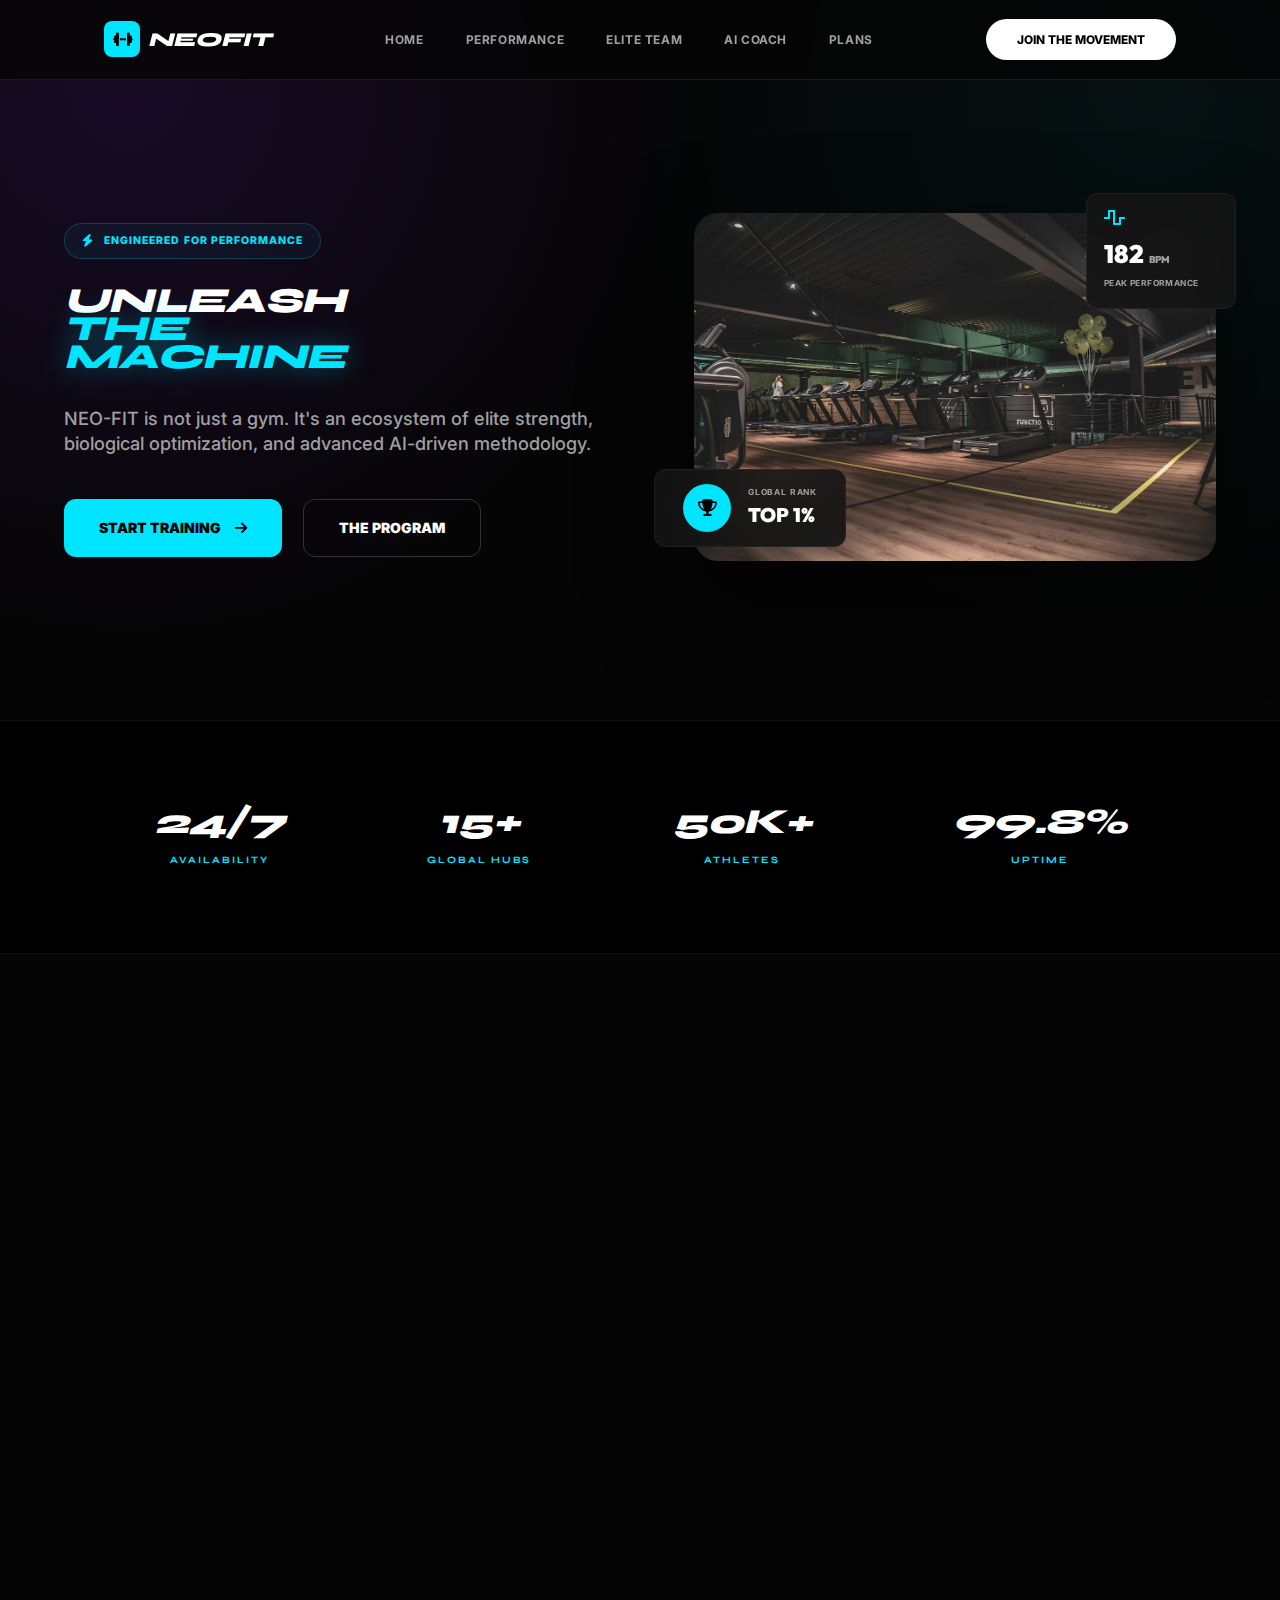
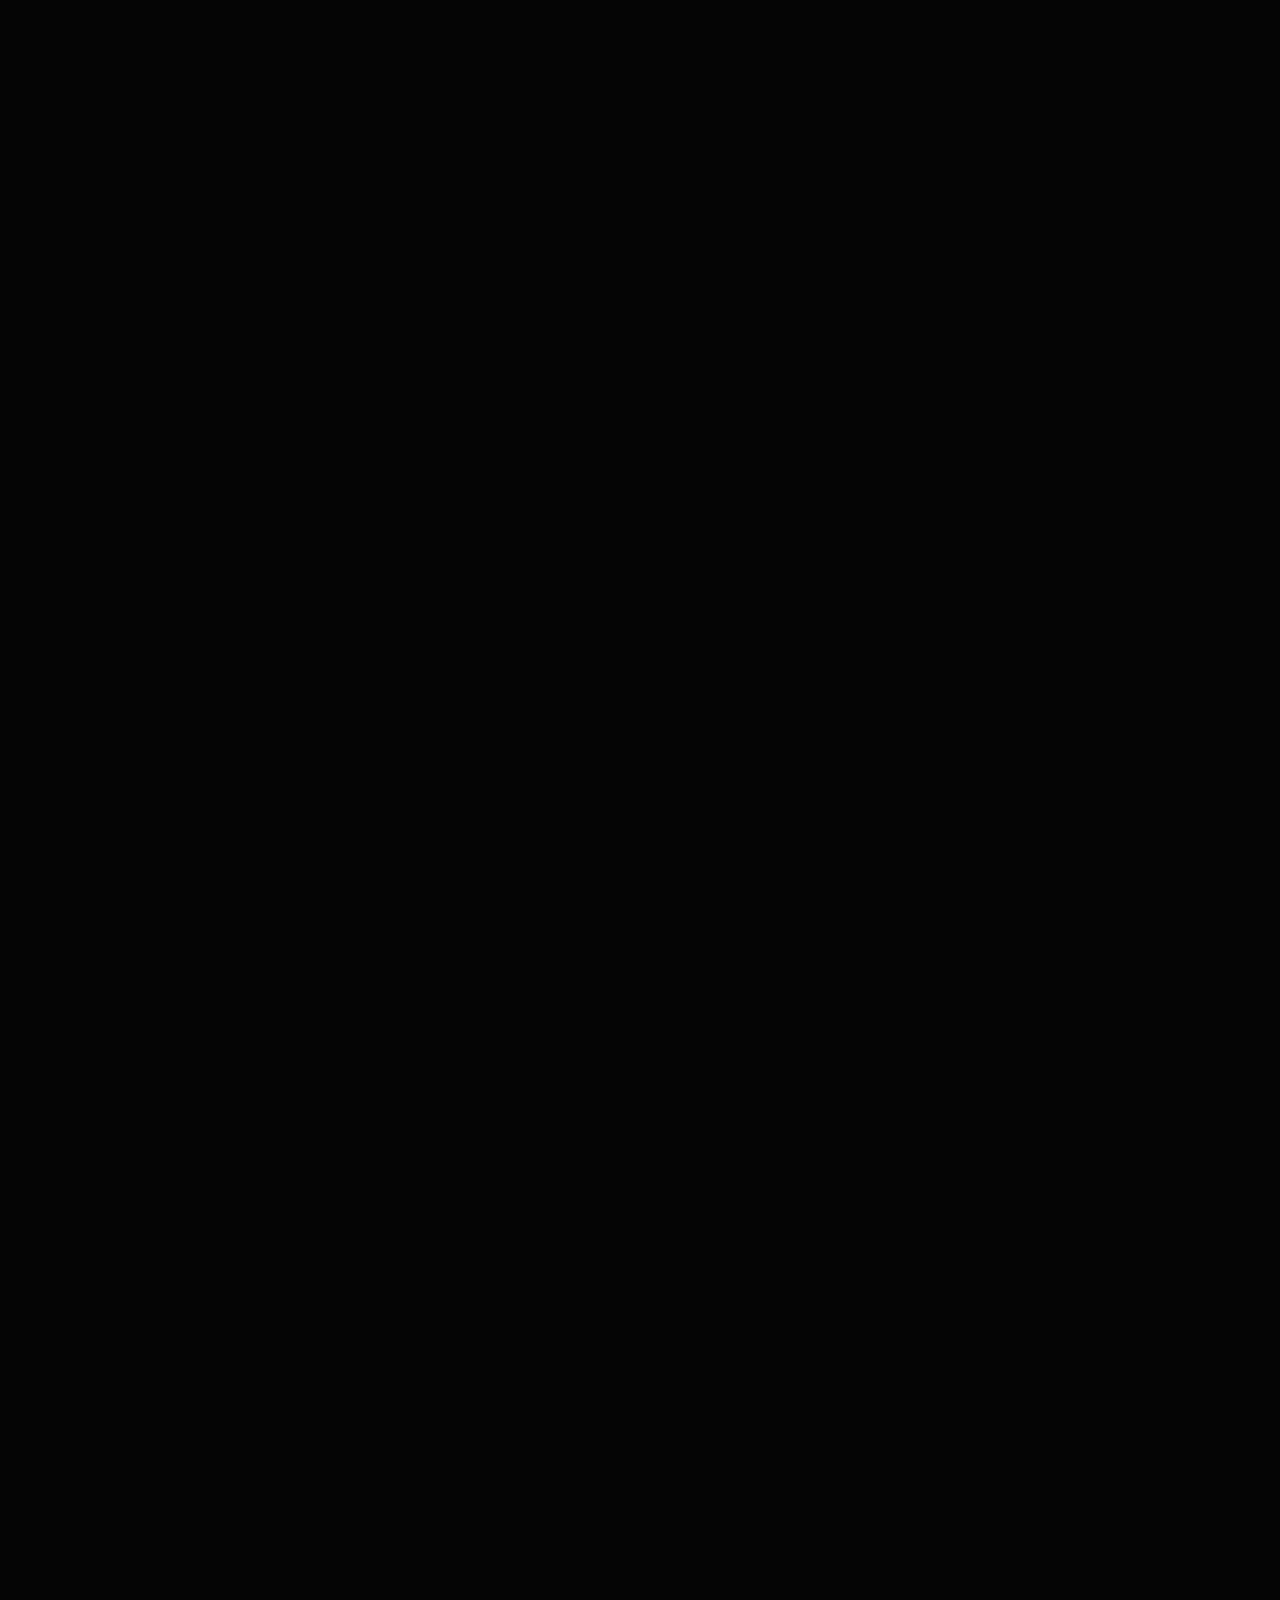
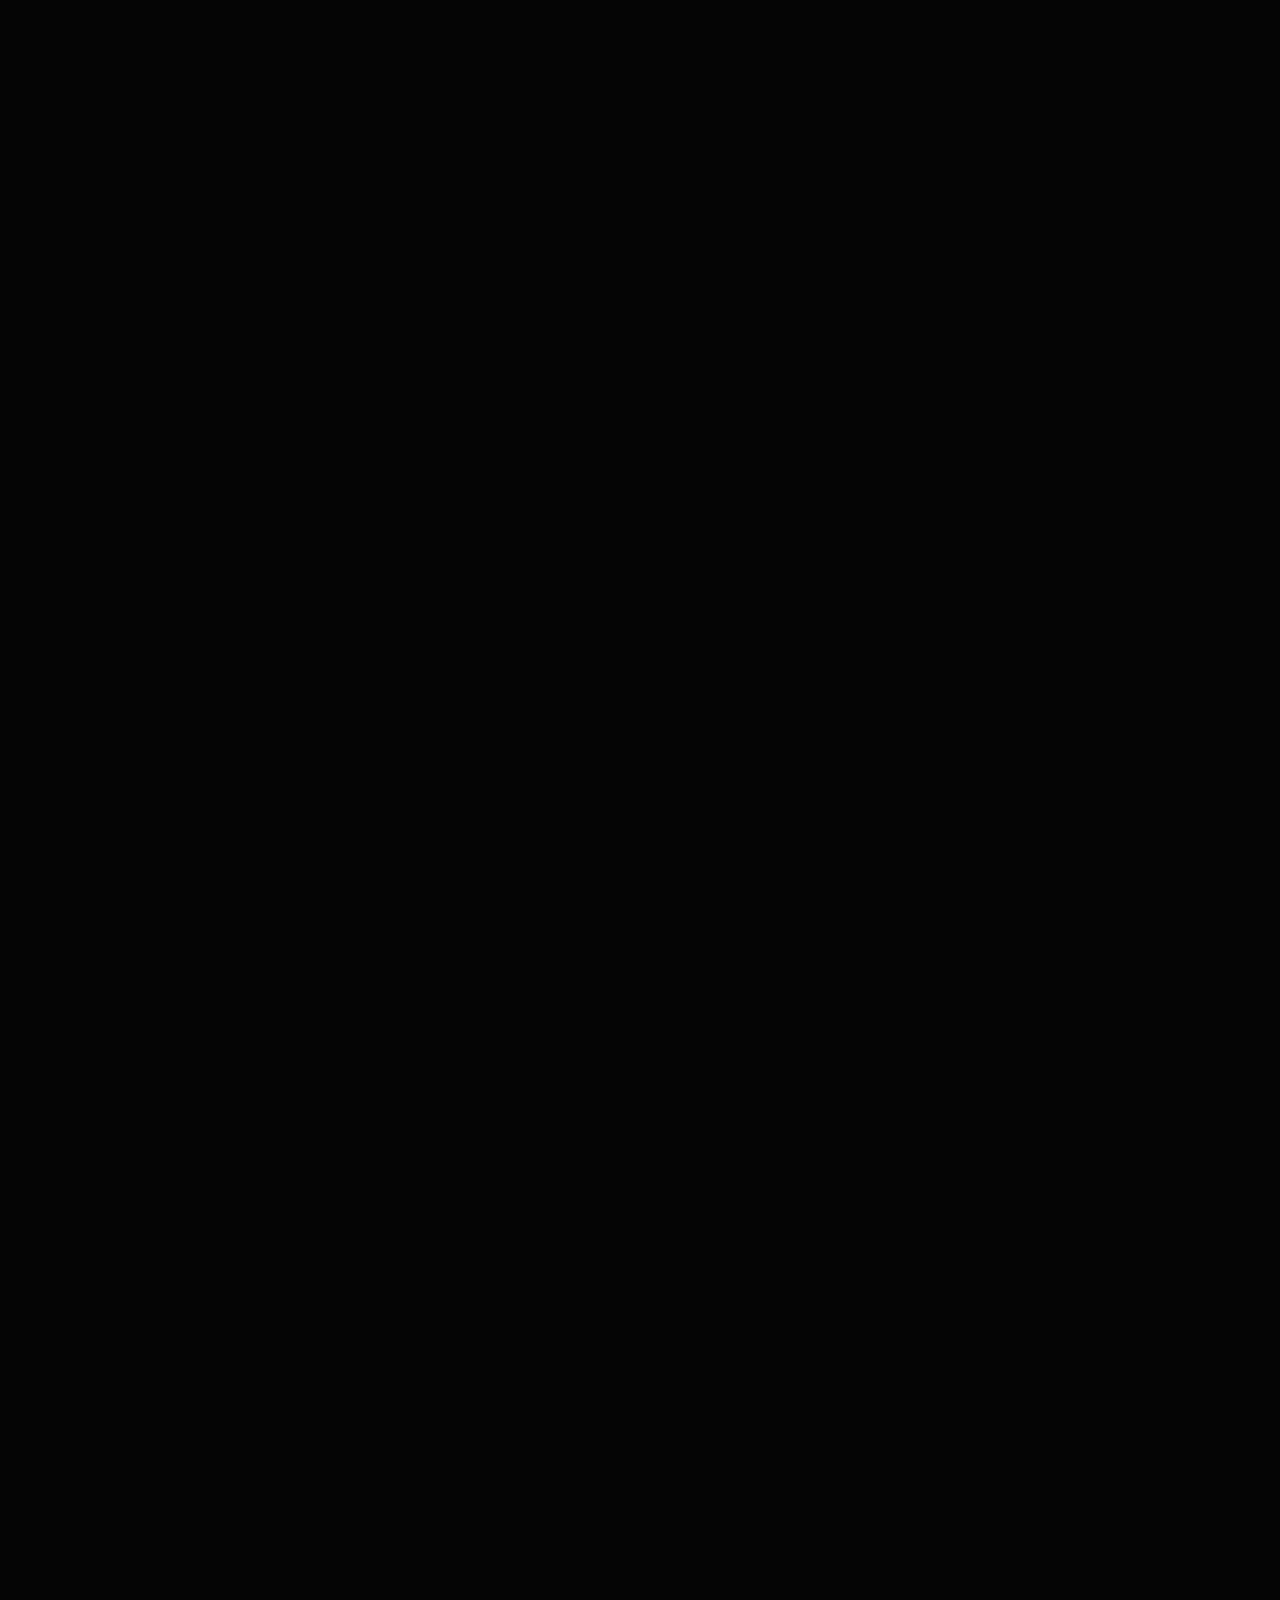
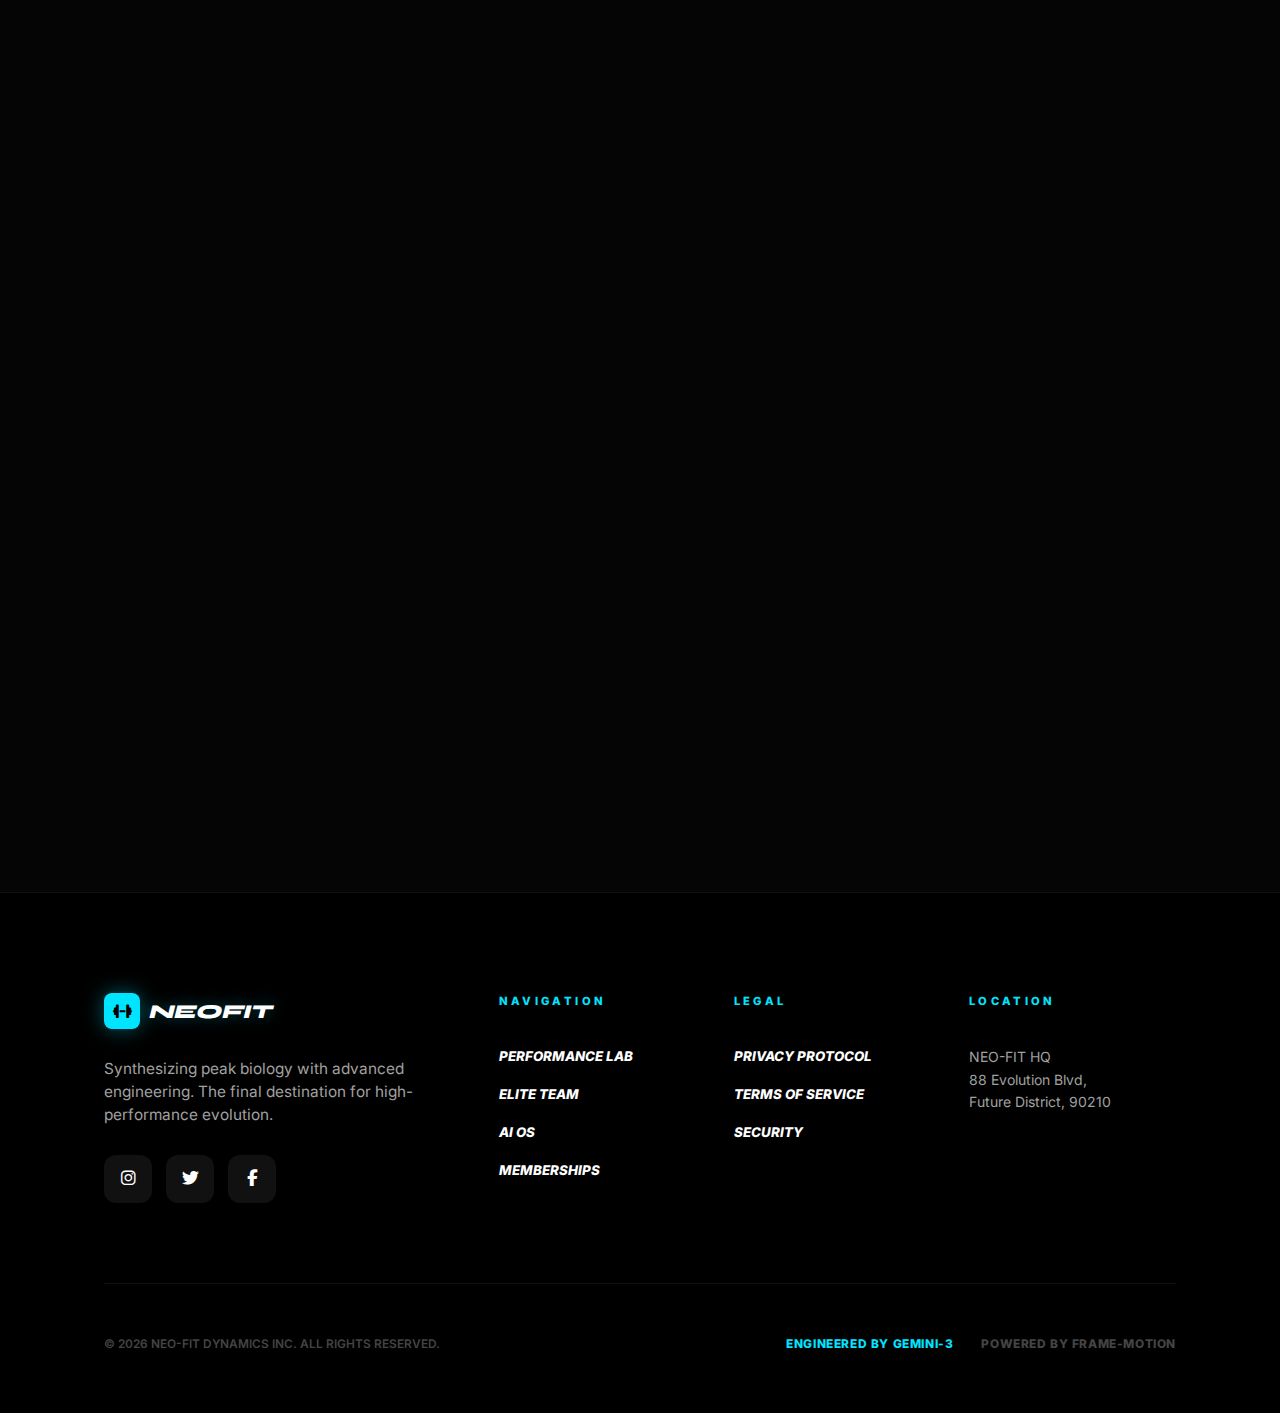
<file: index.html>
<!DOCTYPE html>
<html lang="en">

<head>
    <meta charset="UTF-8">
    <meta name="viewport" content="width=device-width, initial-scale=1.0">
    <title>NEOFIT | Unleash The Machine</title>
    <meta name="description"
        content="Elite training programs designed to push your limits and maximize your potential. Join NEOFIT today.">
    <link rel="preconnect" href="https://fonts.googleapis.com">
    <link rel="preconnect" href="https://fonts.gstatic.com" crossorigin>
    <link
        href="https://fonts.googleapis.com/css2?family=Outfit:wght@400;600;800;900&family=Syne:wght@700;800&family=Inter:wght@300;400;500;700&display=swap"
        rel="stylesheet">
    <link rel="stylesheet" href="https://cdnjs.cloudflare.com/ajax/libs/font-awesome/6.5.1/css/all.min.css">
    <link rel="stylesheet" href="style.css">
</head>

<body>
    <!-- NAVIGATION INTERFACE -->
    <header class="navbar">
        <div class="container">
            <a href="#" class="logo">
                <div class="logo-square">
                    <i class="fas fa-dumbbell"></i>
                </div>
                <div class="logo-text">
                    <span class="neofit">NEOFIT</span>
                </div>
            </a>
            <nav class="nav-links">
                <a href="#home">HOME</a>
                <a href="performance.html">PERFORMANCE</a>
                <a href="team.html">ELITE TEAM</a>
                <a href="#ai-coach">AI COACH</a>
                <a href="#pricing">PLANS</a>
            </nav>
            <a href="#join" class="btn btn-pill-white">JOIN THE MOVEMENT</a>
            <button class="mobile-menu-btn">
                <span></span>
                <span></span>
                <span></span>
            </button>
        </div>
    </header>

    <main>
        <!-- HERO SECTION: PEAK PERFORMANCE ENTRY -->
        <section class="hero">
            <div class="hero-container">
                <div class="hero-content">
                    <div class="performance-badge">
                        <i class="fas fa-bolt"></i>
                        <span>ENGINEERED FOR PERFORMANCE</span>
                    </div>
                    <h1 class="main-title italic">UNLEASH <br><span class="cyan-glow-text">THE</span> <br><span
                            class="cyan-glow-text">MACHINE</span></h1>
                    <p class="hero-description">NEO-FIT is not just a gym. It's an ecosystem of elite strength,
                        biological optimization, and advanced AI-driven methodology.</p>
                    <div class="hero-actions">
                        <a href="start.html" class="btn btn-hero-cyan">START TRAINING <i
                                class="fas fa-arrow-right"></i></a>
                        <a href="#program" class="btn btn-hero-outline">THE PROGRAM</a>
                    </div>
                </div>
                <div class="hero-visual">
                    <div class="image-wrapper">
                        <img src="_resource/img/index/sec01/hero.png" alt="Neo Fit Gym" class="hero-main-img">
                        <div class="card-floating card-bpm">
                            <div class="bpm-header">
                                <i class="fas fa-wave-square"></i>
                            </div>
                            <div class="bpm-value">182 <span>BPM</span></div>
                            <div class="bpm-label">PEAK PERFORMANCE</div>
                        </div>
                        <div class="card-floating card-rank">
                            <div class="rank-icon">
                                <i class="fas fa-trophy"></i>
                            </div>
                            <div class="rank-info">
                                <span class="label">GLOBAL RANK</span>
                                <span class="value">TOP 1%</span>
                            </div>
                        </div>
                    </div>
                </div>
            </div>
        </section>

        <!-- NUMERICAL INTEL: GLOBAL METRICS -->
        <section class="stats-bar">
            <div class="container">
                <div class="stat-item">
                    <h3 class="italic">24/7</h3>
                    <span class="stat-label">AVAILABILITY</span>
                </div>
                <div class="stat-item">
                    <h3 class="italic">15+</h3>
                    <span class="stat-label">GLOBAL HUBS</span>
                </div>
                <div class="stat-item">
                    <h3 class="italic">50k+</h3>
                    <span class="stat-label">ATHLETES</span>
                </div>
                <div class="stat-item">
                    <h3 class="italic">99.8%</h3>
                    <span class="stat-label">UPTIME</span>
                </div>
            </div>
        </section>

        <!-- ELITE DISCIPLINES: TRAINING MODALITIES -->
        <section class="disciplines" id="performance">
            <div class="container">
                <div class="disciplines-header">
                    <div class="header-left">
                        <span class="sub-badge">THE PERFORMANCE LAB</span>
                        <h2 class="italic">ELITE DISCIPLINES</h2>
                    </div>
                    <div class="header-right">
                        <p>From raw power to surgical precision, choose the path that aligns with your biological
                            blueprint.</p>
                    </div>
                </div>
                <div class="disciplines-grid">
                    <div class="discipline-card" style="background-image: url('_resource/img/index/sec02/cyber.png')">
                        <div class="card-overlay"></div>
                        <div class="card-content">
                            <span class="category">WEIGHTLIFTING</span>
                            <h3 class="italic">CYBER <br>STRENGTH</h3>
                            <a href="#" class="explore-link">EXPLORE CLASS <i class="fas fa-arrow-right"></i></a>
                        </div>
                    </div>
                    <div class="discipline-card" style="background-image: url('_resource/img/index/sec02/neutral.png')">
                        <div class="card-overlay"></div>
                        <div class="card-content">
                            <span class="category">YOGA & MOBILITY</span>
                            <h3 class="italic">NEURAL <br>FLOW</h3>
                            <a href="#" class="explore-link">EXPLORE CLASS <i class="fas fa-arrow-right"></i></a>
                        </div>
                    </div>
                    <div class="discipline-card" style="background-image: url('_resource/img/index/sec02/strike.png')">
                        <div class="card-overlay"></div>
                        <div class="card-content">
                            <span class="category">COMBAT SPORTS</span>
                            <h3 class="italic">STRIKE <br>LAB</h3>
                            <a href="#" class="explore-link">EXPLORE CLASS <i class="fas fa-arrow-right"></i></a>
                        </div>
                    </div>
                    <div class="discipline-card" style="background-image: url('_resource/img/index/sec02/volt.png')">
                        <div class="card-overlay"></div>
                        <div class="card-content">
                            <span class="category">CONDITIONING</span>
                            <h3 class="italic">HI-VOLT <br>HIIT</h3>
                            <a href="#" class="explore-link">EXPLORE CLASS <i class="fas fa-arrow-right"></i></a>
                        </div>
                    </div>
                </div>
            </div>
        </section>

        <!-- ELITE COMMAND: COACHING INFRASTRUCTURE -->
        <section class="command">
            <div class="container">
                <div class="section-title-center">
                    <h2 class="italic">ELITE COMMAND</h2>
                    <p class="subtitle">Our coaches are practitioners of high-performance science, dedicated to pushing
                        your limits beyond the imaginable.</p>
                </div>
                <div class="coach-grid">
                    <div class="coach-card">
                        <div class="coach-image">
                            <img src="_resource/img/team/marcus.png" alt="Marcus Vane">
                        </div>
                        <div class="coach-info">
                            <h3 class="italic">MARCUS VANE</h3>
                            <span class="role">HEAD OF STRENGTH</span>
                        </div>
                    </div>
                    <div class="coach-card">
                        <div class="coach-image">
                            <img src="_resource/img/team/Elena.png" alt="Elena Kross">
                        </div>
                        <div class="coach-info">
                            <h3 class="italic">ELENA KROSS</h3>
                            <span class="role">BIO HACKER / YOGA</span>
                        </div>
                    </div>
                    <div class="coach-card">
                        <div class="coach-image">
                            <img src="_resource/img/team/Jax.png" alt="Jax Thorne">
                        </div>
                        <div class="coach-info">
                            <h3 class="italic">JAX THORNE</h3>
                            <span class="role">COMBAT DIRECTOR</span>
                        </div>
                    </div>
                </div>
            </div>
        </section>

        <!-- AI STRATEGIST: NEURAL NETWORK INTEGRATION -->
        <section class="ai-strategist" id="ai-coach">
            <div class="container">
                <div class="ai-header">
                    <div class="neural-badge">
                        <i class="fas fa-microchip"></i>
                        NEURAL NETWORK INTEGRATION
                    </div>
                    <h2 class="massive-title italic text-center">AI STRATEGIST</h2>
                    <p class="subtitle text-center">Why settle for generic? Let NEO-GEN calculate your optimal training
                        volume, intensity, and recovery cycles in real-time.</p>
                </div>
                <div class="ai-card-wrapper">
                    <div class="ai-card">
                        <div class="ai-form">
                            <div class="form-group">
                                <label>CURRENT DIRECTIVE</label>
                                <input type="text" class="ai-input" placeholder="Target: Full Body Hypertrophy">
                            </div>
                            <div class="form-group">
                                <label>EXPERIENCE SIGNATURE</label>
                                <select class="ai-input ai-select">
                                    <option value="" disabled selected>Select Level</option>
                                    <option value="beginner">Beginner</option>
                                    <option value="intermediate">Intermediate</option>
                                    <option value="advanced">Advanced</option>
                                    <option value="elite">Elite Athlete</option>
                                </select>
                            </div>
                        </div>
                        <button class="btn btn-initialize">
                            <i class="fas fa-wand-magic-sparkles"></i> INITIALIZE BLUEPRINT
                        </button>
                    </div>
                </div>
            </div>
        </section>

        <!-- SUCCESS REGISTRY: ATHLETE TESTIMONIALS -->
        <section class="registry">
            <div class="container">
                <div class="registry-grid">
                    <div class="registry-content">
                        <h2 class="massive-title italic">THE SUCCESS <br>REGISTRY</h2>
                        <div class="rating-info">
                            <div class="stars">
                                <i class="fas fa-star"></i>
                                <i class="fas fa-star"></i>
                                <i class="fas fa-star"></i>
                                <i class="fas fa-star"></i>
                                <i class="fas fa-star"></i>
                            </div>
                            <span class="rating-value">4.9/5 RATING</span>
                        </div>
                        <p class="registry-description">
                            Real results from people who decided to stop settling for average. Join our high-performance
                            community.
                        </p>
                    </div>
                    <div class="testimonials-list">
                        <div class="testimonial-card">
                            <p class="quote">"The AI strategist changed my entire approach. I've gained 5kg of muscle
                                while dropping body fat."</p>
                            <div class="testimonial-author">
                                <div class="author-avatar">
                                    <img src="_resource/img/team/marcus.png" alt="David Chen">
                                </div>
                                <span class="author-name">DAVID CHEN</span>
                            </div>
                        </div>
                        <div class="testimonial-card">
                            <p class="quote">"Best gym environment in the city. The Strike Lab classes are
                                high-intensity and incredibly technical."</p>
                            <div class="testimonial-author">
                                <div class="author-avatar">
                                    <img src="_resource/img/team/Elena.png" alt="Sarah Miller">
                                </div>
                                <span class="author-name">SARAH MILLER</span>
                            </div>
                        </div>
                    </div>
                </div>
            </div>
        </section>

        <!-- ACCESS TIERS: PRICING PROTOCOLS -->
        <section class="pricing" id="pricing">
            <div class="container">
                <div class="pricing-header">
                    <h2 class="pricing-title italic">ACCESS TIERS</h2>
                    <p class="pricing-subtitle">Invest in your biological evolution.</p>
                </div>
                <div class="pricing-grid">
                    <div class="price-card">
                        <h3 class="italic">ACTIVE</h3>
                        <div class="price">$59<span> / MO</span></div>
                        <ul class="features">
                            <li><i class="far fa-circle-check"></i> Full Gym Access</li>
                            <li><i class="far fa-circle-check"></i> Standard Locker</li>
                            <li><i class="far fa-circle-check"></i> 1 Guest Pass/Mo</li>
                            <li><i class="far fa-circle-check"></i> App Tracking</li>
                        </ul>
                        <a href="#" class="btn-pricing btn-pricing-outline">ACQUIRE MEMBERSHIP</a>
                    </div>
                    <div class="price-card featured">
                        <div class="optimal-badge">OPTIMAL CHOICE</div>
                        <h3 class="italic">ENHANCED</h3>
                        <div class="price">$99<span> / MO</span></div>
                        <ul class="features">
                            <li><i class="far fa-circle-check"></i> Bio-Hacking Suite</li>
                            <li><i class="far fa-circle-check"></i> AI Coach Premium</li>
                            <li><i class="far fa-circle-check"></i> Sauna & Cold Plunge</li>
                            <li><i class="far fa-circle-check"></i> Nutrition OS</li>
                            <li><i class="far fa-circle-check"></i> Priority Booking</li>
                        </ul>
                        <a href="#" class="btn-pricing btn-pricing-cyan">ACQUIRE MEMBERSHIP</a>
                    </div>
                    <div class="price-card">
                        <h3 class="italic">SUPREME</h3>
                        <div class="price">$189<span> / MO</span></div>
                        <ul class="features">
                            <li><i class="far fa-circle-check"></i> Elite Personal Trainer</li>
                            <li><i class="far fa-circle-check"></i> Private Suite</li>
                            <li><i class="far fa-circle-check"></i> Massage Therapy</li>
                            <li><i class="far fa-circle-check"></i> DNA Analysis</li>
                            <li><i class="far fa-circle-check"></i> Supplement Concierge</li>
                        </ul>
                        <a href="#" class="btn-pricing btn-pricing-outline">ACQUIRE MEMBERSHIP</a>
                    </div>
                </div>
            </div>
        </section>

        <!-- CTA: FINAL CONVERSION INTERFACE -->
        <section class="cta">
            <div class="cta-overlay"></div>
            <div class="container">
                <div class="cta-content">
                    <h2 class="massive-title italic skew-italic">ZERO <br> EXCUSES.</h2>
                    <div class="cta-footer">
                        <p class="cta-subtitle italic">THE ARCHITECTURE FOR YOUR FUTURE SELF IS READY. ALL YOU NEED IS
                            THE WILL TO ENTER.</p>
                        <a href="#" class="btn-join-elite">JOIN ELITE <i class="fas fa-arrow-right"></i></a>
                    </div>
                </div>
            </div>
        </section>
    </main>

    <!-- SYSTEM FOOTER: GLOBAL NAVIGATION & CREDITS -->
    <footer class="footer">
        <div class="container">
            <div class="footer-grid">
                <div class="footer-brand">
                    <a href="#" class="logo footer-logo">
                        <div class="logo-square"><i class="fas fa-dumbbell"></i></div>
                        <div class="logo-text"><span class="neofit">NEOFIT</span></div>
                    </a>
                    <p class="footer-tagline">Synthesizing peak biology with advanced engineering. The final destination
                        for high-performance evolution.</p>
                    <div class="social-links-grid">
                        <a href="#" class="social-btn"><i class="fab fa-instagram"></i></a>
                        <a href="#" class="social-btn"><i class="fab fa-twitter"></i></a>
                        <a href="#" class="social-btn"><i class="fab fa-facebook-f"></i></a>
                    </div>
                </div>

                <div class="footer-nav">
                    <div class="link-col">
                        <h4 class="footer-title">NAVIGATION</h4>
                        <a href="performance.html" class="nav-link-italic">PERFORMANCE LAB</a>
                        <a href="team.html" class="nav-link-italic">ELITE TEAM</a>
                        <a href="#ai-coach" class="nav-link-italic">AI OS</a>
                        <a href="#pricing" class="nav-link-italic">MEMBERSHIPS</a>
                    </div>
                    <div class="link-col">
                        <h4 class="footer-title">LEGAL</h4>
                        <a href="#" class="nav-link-italic">PRIVACY PROTOCOL</a>
                        <a href="#" class="nav-link-italic">TERMS OF SERVICE</a>
                        <a href="#" class="nav-link-italic">SECURITY</a>
                    </div>
                    <div class="link-col">
                        <h4 class="footer-title">LOCATION</h4>
                        <p class="location-text">NEO-FIT HQ<br>88 Evolution Blvd,<br>Future District, 90210</p>
                    </div>
                </div>
            </div>

            <div class="footer-bottom">
                <div class="copyright">&copy; 2026 NEO-FIT DYNAMICS INC. ALL RIGHTS RESERVED.</div>
                <div class="credits">
                    <span class="credit-cyan">ENGINEERED BY GEMINI-3</span>
                    <span class="credit-dim">POWERED BY FRAME-MOTION</span>
                </div>
            </div>
        </div>
    </footer>

    <script src="script.js"></script>
</body>

</html>
</file>
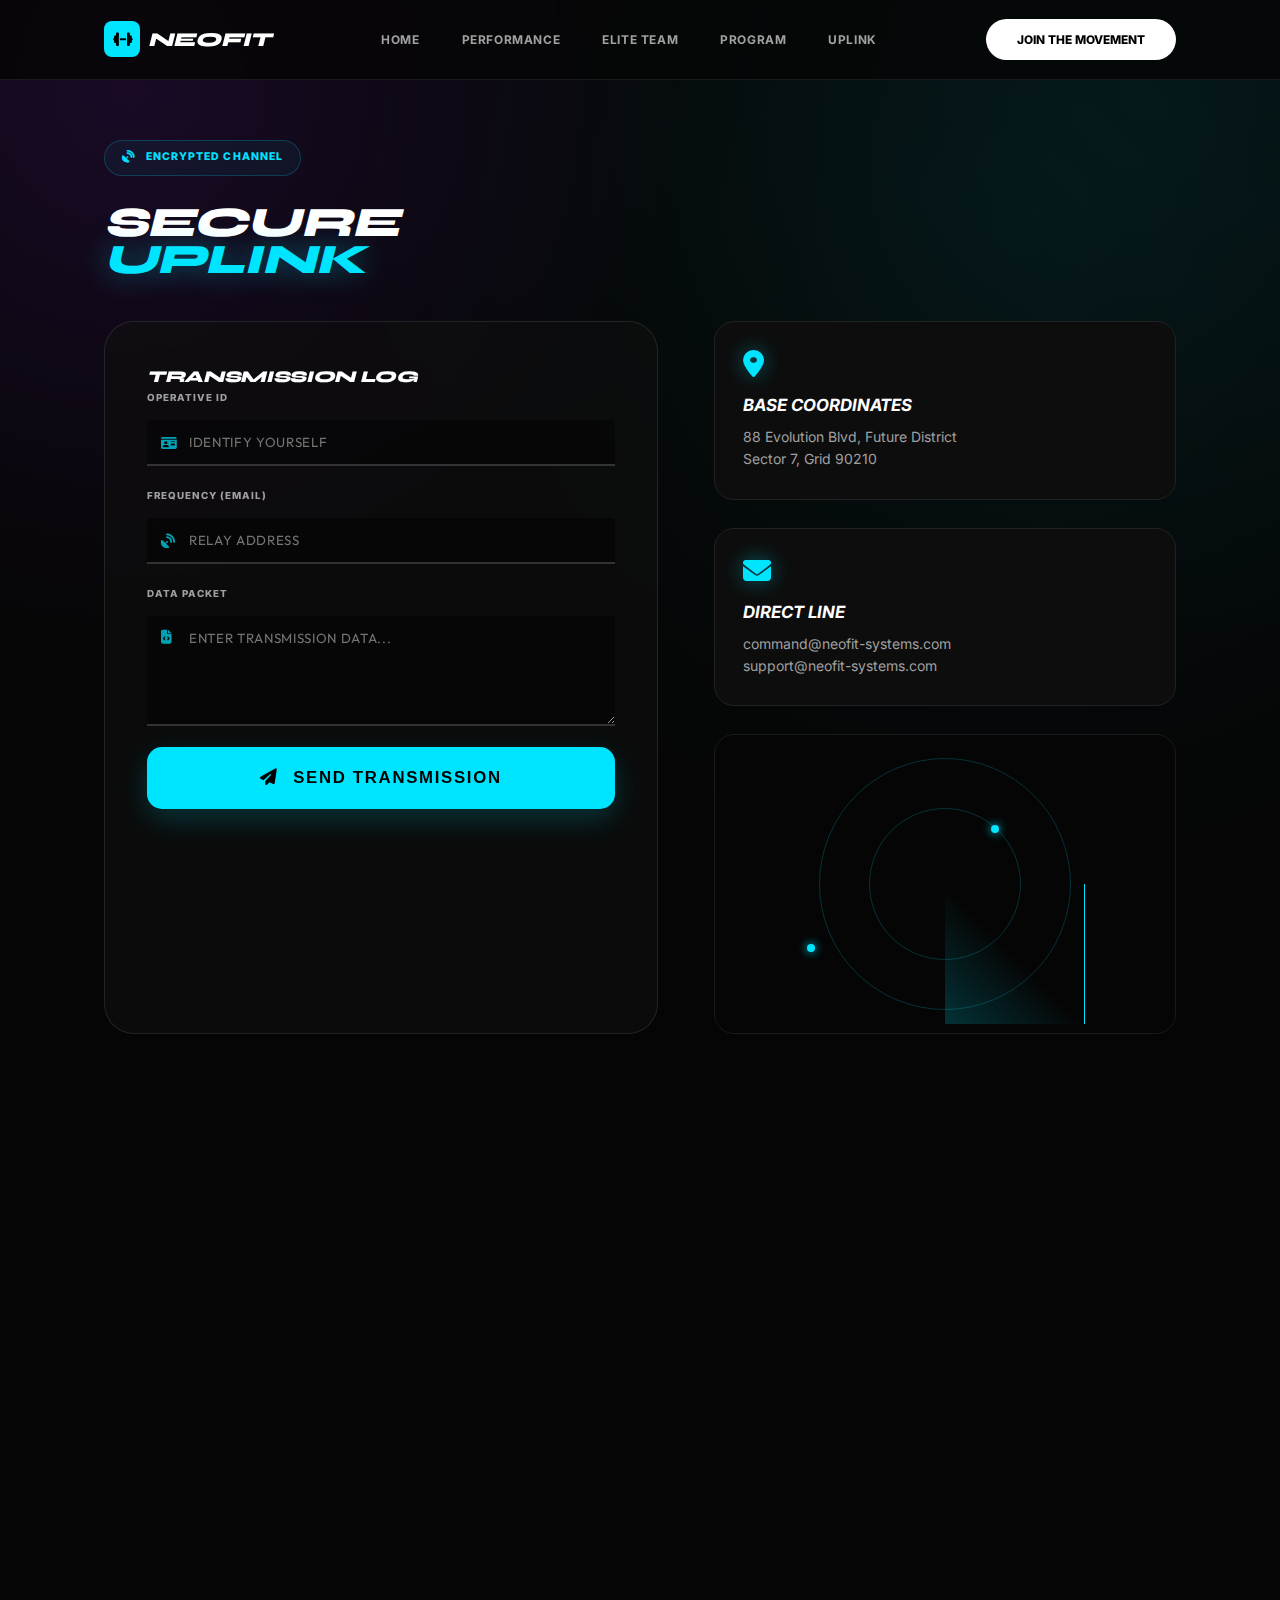
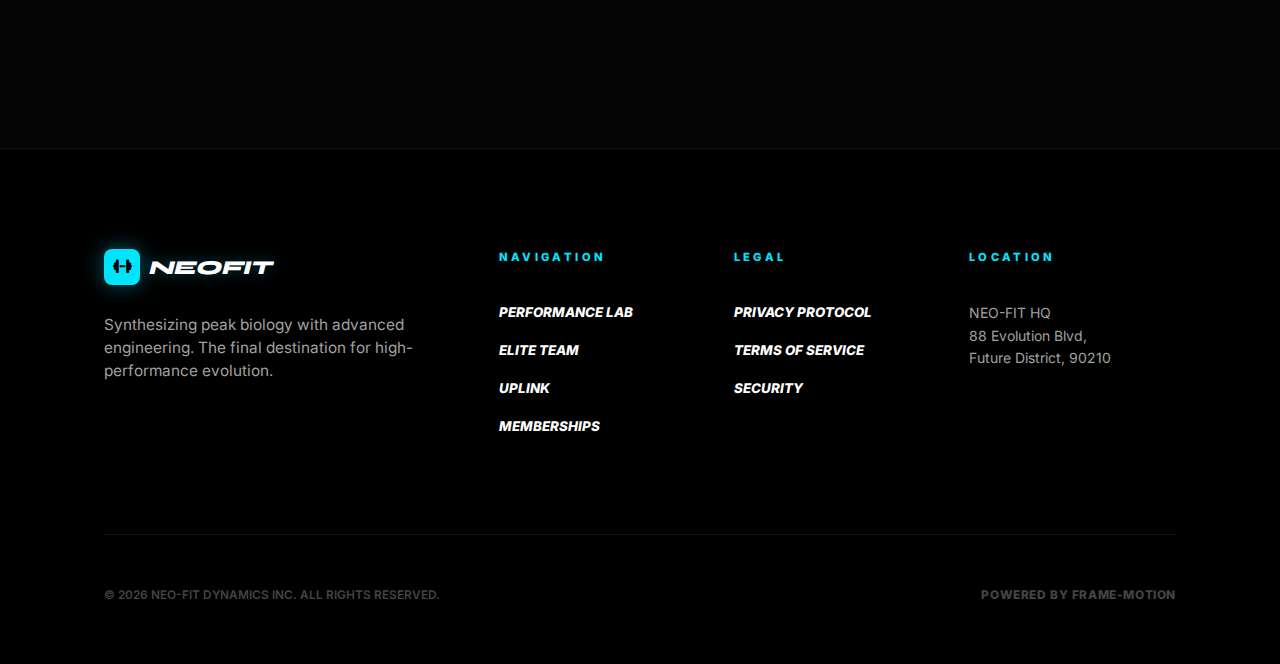
<file: contact.html>
<!DOCTYPE html>
<html lang="en">

<head>
    <meta charset="UTF-8">
    <meta name="viewport" content="width=device-width, initial-scale=1.0">
    <title>Secure Uplink | NEOFIT</title>
    <meta name="description" content="Establish a secure connection with NEOFIT Command.">
    <link rel="preconnect" href="https://fonts.googleapis.com">
    <link rel="preconnect" href="https://fonts.gstatic.com" crossorigin>
    <link
        href="https://fonts.googleapis.com/css2?family=Outfit:wght@400;600;800;900&family=Syne:wght@700;800&family=Inter:wght@300;400;500;700&display=swap"
        rel="stylesheet">
    <link rel="stylesheet" href="https://cdnjs.cloudflare.com/ajax/libs/font-awesome/6.5.1/css/all.min.css">
    <link rel="stylesheet" href="style.css">
</head>

<body>
    <!-- NAVIGATION INTERFACE -->
    <header class="navbar">
        <div class="container">
            <a href="index.html" class="logo">
                <div class="logo-square">
                    <i class="fas fa-dumbbell"></i>
                </div>
                <div class="logo-text">
                    <span class="neofit">NEOFIT</span>
                </div>
            </a>
            <nav class="nav-links">
                <a href="index.html">HOME</a>
                <a href="performance.html">PERFORMANCE</a>
                <a href="team.html">ELITE TEAM</a>
                <a href="program.html">PROGRAM</a>
                <a href="contact.html" class="active">UPLINK</a>
            </nav>
            <a href="join.html" class="btn btn-pill-white">JOIN THE MOVEMENT</a>
            <button class="mobile-menu-btn">
                <span></span>
                <span></span>
                <span></span>
            </button>
        </div>
    </header>

    <main>
        <!-- UPLINK HERO -->
        <section class="uplink-hero">
            <div class="container">
                <div class="performance-badge">
                    <i class="fas fa-satellite-dish"></i>
                    <span>ENCRYPTED CHANNEL</span>
                </div>
                <h1 class="massive-title italic">SECURE <br><span class="cyan-glow-text">UPLINK</span></h1>

                <div class="uplink-grid">
                    <!-- TRANSMISSION FORM -->
                    <div class="transmission-box">
                        <h3 class="italic">TRANSMISSION LOG</h3>
                        <form class="uplink-form" action="#" method="POST">
                            <div class="form-group">
                                <label class="form-label">OPERATIVE ID</label>
                                <div class="input-wrapper">
                                    <i class="fas fa-id-card input-icon"></i>
                                    <input type="text" class="form-input modern-input" placeholder="IDENTIFY YOURSELF">
                                    <div class="input-border-effect"></div>
                                </div>
                            </div>
                            <br>
                            <div class="form-group">
                                <label class="form-label">FREQUENCY (EMAIL)</label>
                                <div class="input-wrapper">
                                    <i class="fas fa-satellite-dish input-icon"></i>
                                    <input type="email" class="form-input modern-input" placeholder="RELAY ADDRESS">
                                    <div class="input-border-effect"></div>
                                </div>
                            </div>
                            <br>
                            <div class="form-group">
                                <label class="form-label">DATA PACKET</label>
                                <div class="input-wrapper">
                                    <i class="fas fa-file-code input-icon" style="top: 1.5rem;"></i>
                                    <textarea class="form-input modern-input" rows="5"
                                        placeholder="ENTER TRANSMISSION DATA..."></textarea>
                                    <div class="input-border-effect"></div>
                                </div>
                            </div>
                            <button type="submit" class="btn btn-initialize" style="margin-top: 1rem;">
                                <i class="fas fa-paper-plane"></i> SEND TRANSMISSION
                            </button>
                        </form>
                    </div>

                    <!-- COMM CENTER INFO -->
                    <div class="uplink-info">
                        <div class="info-block">
                            <i class="fas fa-map-marker-alt icon-glow"></i>
                            <h4 class="italic">BASE COORDINATES</h4>
                            <p>88 Evolution Blvd, Future District<br>Sector 7, Grid 90210</p>
                        </div>
                        <div class="info-block">
                            <i class="fas fa-envelope icon-glow"></i>
                            <h4 class="italic">DIRECT LINE</h4>
                            <p>command@neofit-systems.com<br>support@neofit-systems.com</p>
                        </div>

                        <!-- Radar Visual -->
                        <div class="radar-visual">
                            <div class="radar-scan"></div>
                            <div class="radar-dot" style="top: 30%; left: 60%"></div>
                            <div class="radar-dot" style="top: 70%; left: 20%"></div>
                        </div>
                    </div>
                </div>
            </div>
        </section>

        <!-- PROTOCOL DATABASE (FAQ) -->
        <section class="faq-section">
            <div class="container">
                <div class="section-title-center">
                    <h2 class="italic">PROTOCOL DATABASE</h2>
                    <p class="subtitle">Frequently accessed data files.</p>
                </div>

                <div class="faq-grid">
                    <div class="faq-item">
                        <div class="faq-question">
                            <h4>Is NEOFIT suitable for beginners?</h4>
                            <i class="fas fa-plus"></i>
                        </div>
                        <div class="faq-answer">
                            <p>Affirmative. The AI Strategist calibrates intensity based on your biological baseline. We
                                build you from the ground up.</p>
                        </div>
                    </div>
                    <div class="faq-item">
                        <div class="faq-question">
                            <h4>What is the cancellation protocol?</h4>
                            <i class="fas fa-plus"></i>
                        </div>
                        <div class="faq-answer">
                            <p>You may disengage at any monthly interval. No locking mechanisms are deployed on standard
                                contracts.</p>
                        </div>
                    </div>
                    <div class="faq-item">
                        <div class="faq-question">
                            <h4>Do I need special gear?</h4>
                            <i class="fas fa-plus"></i>
                        </div>
                        <div class="faq-answer">
                            <p>Negative. While bio-wearables enhance data capture, the facility is fully equipped with
                                all necessary hardware.</p>
                        </div>
                    </div>
                </div>
            </div>
        </section>

        <!-- SUCCESS MODAL (Reusable) -->
        <div class="modal-overlay" id="successModal">
            <div class="modal-content">
                <div class="modal-icon">
                    <i class="fas fa-check"></i>
                </div>
                <h2 class="italic">TRANSMISSION <span class="cyan-glow-text">SENT</span></h2>
                <p>Command has received your data packet. Stand by for response within 24 operational hours.</p>
                <button class="btn btn-initialize" id="closeModal">ACKNOWLEDGE</button>
            </div>
        </div>

    </main>

    <!-- FOOTER -->
    <footer class="footer">
        <div class="container">
            <div class="footer-grid">
                <div class="footer-brand">
                    <a href="index.html" class="logo footer-logo">
                        <div class="logo-square"><i class="fas fa-dumbbell"></i></div>
                        <div class="logo-text"><span class="neofit">NEOFIT</span></div>
                    </a>
                    <p class="footer-tagline">Synthesizing peak biology with advanced engineering. The final destination
                        for high-performance evolution.</p>
                </div>

                <div class="footer-nav">
                    <div class="link-col">
                        <h4 class="footer-title">NAVIGATION</h4>
                        <a href="performance.html" class="nav-link-italic">PERFORMANCE LAB</a>
                        <a href="team.html" class="nav-link-italic">ELITE TEAM</a>
                        <a href="contact.html" class="nav-link-italic">UPLINK</a>
                        <a href="index.html#pricing" class="nav-link-italic">MEMBERSHIPS</a>
                    </div>
                    <div class="link-col">
                        <h4 class="footer-title">LEGAL</h4>
                        <a href="privacy.html" class="nav-link-italic">PRIVACY PROTOCOL</a>
                        <a href="terms.html" class="nav-link-italic">TERMS OF SERVICE</a>
                        <a href="security.html" class="nav-link-italic">SECURITY</a>
                    </div>
                    <div class="link-col">
                        <h4 class="footer-title">LOCATION</h4>
                        <p class="location-text">NEO-FIT HQ<br>88 Evolution Blvd,<br>Future District, 90210</p>
                    </div>
                </div>
            </div>

            <div class="footer-bottom">
                <div class="copyright">&copy; 2026 NEO-FIT DYNAMICS INC. ALL RIGHTS RESERVED.</div>
                <div class="credits">
                    <span class="credit-dim">POWERED BY FRAME-MOTION</span>
                </div>
            </div>
        </div>
    </footer>

    <script src="script.js"></script>
    <script>
        // Simple FAQ Toggle Script
        document.querySelectorAll('.faq-item').forEach(item => {
            item.addEventListener('click', () => {
                item.classList.toggle('active');
            });
        });
    </script>
</body>

</html>
</file>
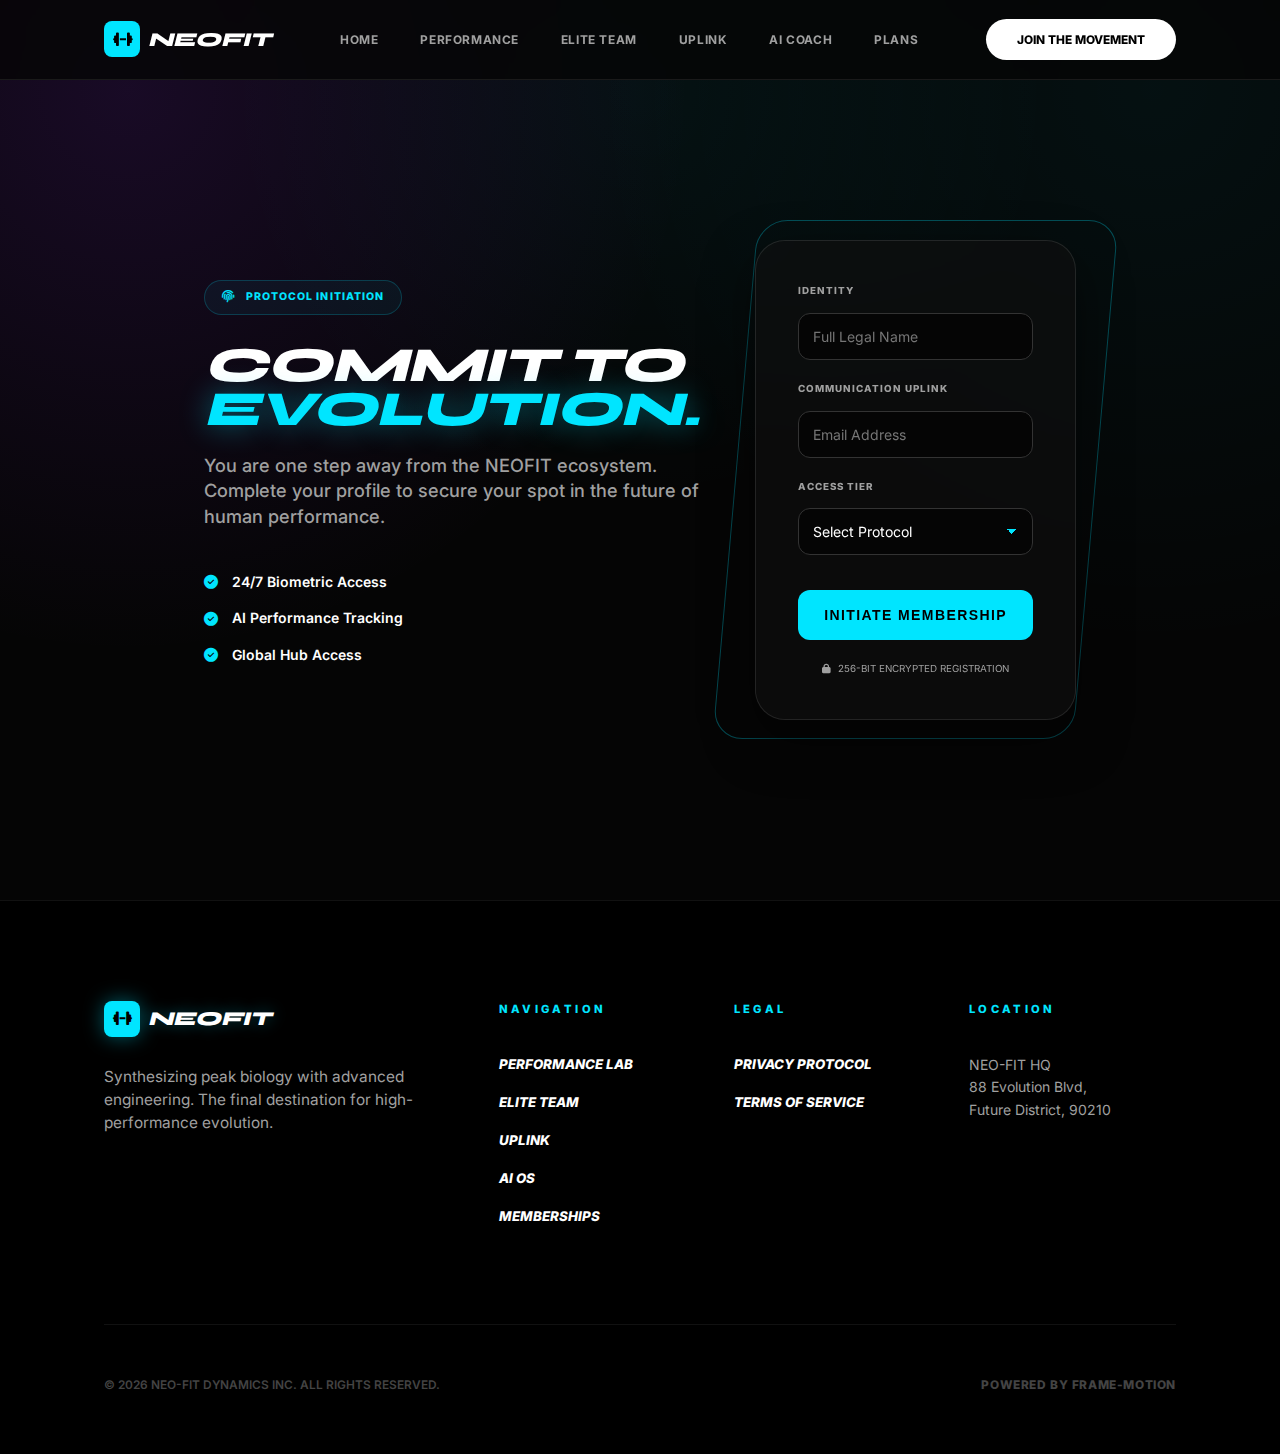
<file: join.html>
<!DOCTYPE html>
<html lang="en">

<head>
    <meta charset="UTF-8">
    <meta name="viewport" content="width=device-width, initial-scale=1.0">
    <title>Initiate Protocol | NEOFIT</title>
    <meta name="description" content="Begin your evolution. Join the NEOFIT elite collective today.">
    <link rel="preconnect" href="https://fonts.googleapis.com">
    <link rel="preconnect" href="https://fonts.gstatic.com" crossorigin>
    <link
        href="https://fonts.googleapis.com/css2?family=Outfit:wght@400;600;800;900&family=Syne:wght@700;800&family=Inter:wght@300;400;500;700&display=swap"
        rel="stylesheet">
    <link rel="stylesheet" href="https://cdnjs.cloudflare.com/ajax/libs/font-awesome/6.5.1/css/all.min.css">
    <link rel="stylesheet" href="style.css">
    <style>
        .join-hero {
            padding-top: calc(var(--nav-height) + 60px);
            padding-bottom: 80px;
            min-height: 100vh;
            display: flex;
            align-items: center;
            background: radial-gradient(circle at 50% 10%, rgba(0, 229, 255, 0.05) 0%, transparent 40%);
        }

        .join-container {
            max-width: 1000px;
            margin: 0 auto;
            display: grid;
            grid-template-columns: 1fr 1fr;
            gap: 4rem;
            align-items: center;
        }

        .join-visual {
            position: relative;
        }

        .join-visual::before {
            content: '';
            position: absolute;
            inset: -20px;
            border: 1px solid var(--primary-cyan);
            border-radius: 30px;
            opacity: 0.3;
            z-index: -1;
            transform: skewX(-5deg);
        }

        .join-content h1 {
            font-size: 3.5rem;
            line-height: 0.9;
            margin-bottom: 1.5rem;
        }

        .join-form-wrapper {
            background: rgba(15, 15, 15, 0.6);
            backdrop-filter: blur(20px);
            border: 1px solid rgba(255, 255, 255, 0.1);
            padding: 3rem;
            border-radius: 30px;
            box-shadow: 0 20px 50px rgba(0, 0, 0, 0.5);
        }

        .form-group {
            margin-bottom: 1.5rem;
        }

        .form-label {
            display: block;
            color: var(--text-dim);
            font-size: 0.8rem;
            font-weight: 700;
            margin-bottom: 0.5rem;
            letter-spacing: 0.1em;
        }

        .form-input {
            width: 100%;
            background: #050505;
            border: 1px solid #333;
            padding: 1rem;
            border-radius: 12px;
            color: white;
            font-family: 'Inter', sans-serif;
            font-size: 1rem;
            transition: all 0.3s;
        }

        .form-input:focus {
            outline: none;
            border-color: var(--primary-cyan);
            box-shadow: 0 0 15px rgba(0, 229, 255, 0.1);
        }

        .select-input {
            appearance: none;
            background-image: linear-gradient(45deg, transparent 50%, var(--primary-cyan) 50%),
                linear-gradient(135deg, var(--primary-cyan) 50%, transparent 50%);
            background-position: calc(100% - 20px) calc(50%),
                calc(100% - 15px) calc(50%);
            background-size: 5px 5px,
                5px 5px;
            background-repeat: no-repeat;
            cursor: pointer;
        }

        .btn-submit {
            width: 100%;
            padding: 1.2rem;
            background: var(--primary-cyan);
            color: black;
            border: none;
            border-radius: 12px;
            font-weight: 900;
            font-size: 1rem;
            cursor: pointer;
            transition: all 0.3s;
            text-transform: uppercase;
            letter-spacing: 0.1em;
            margin-top: 1rem;
        }

        .btn-submit:hover {
            box-shadow: 0 0 30px var(--accent-glow);
            transform: translateY(-2px);
        }

        .secure-note {
            display: flex;
            align-items: center;
            gap: 0.5rem;
            color: var(--text-dim);
            font-size: 0.7rem;
            margin-top: 1.5rem;
            justify-content: center;
        }

        .join-benefits {
            margin-top: 3rem;
        }

        .benefit-item {
            display: flex;
            align-items: center;
            gap: 1rem;
            margin-bottom: 1rem;
            color: white;
            font-weight: 600;
        }

        .benefit-item i {
            color: var(--primary-cyan);
        }

        @media (max-width: 991px) {
            .join-container {
                grid-template-columns: 1fr;
                gap: 3rem;
            }

            .join-content {
                text-align: center;
            }

            .join-form-wrapper {
                padding: 2rem;
            }
        }
    </style>
</head>

<body>
    <!-- NAVIGATION INTERFACE -->
    <header class="navbar">
        <div class="container">
            <a href="index.html" class="logo">
                <div class="logo-square">
                    <i class="fas fa-dumbbell"></i>
                </div>
                <div class="logo-text">
                    <span class="neofit">NEOFIT</span>
                </div>
            </a>
            <nav class="nav-links">
                <a href="index.html">HOME</a>
                <a href="performance.html">PERFORMANCE</a>
                <a href="team.html">ELITE TEAM</a>
                <a href="contact.html">UPLINK</a>
                <a href="index.html#ai-coach">AI COACH</a>
                <a href="index.html#pricing">PLANS</a>
            </nav>
            <a href="join.html" class="btn btn-pill-white">JOIN THE MOVEMENT</a>
            <button class="mobile-menu-btn">
                <span></span>
                <span></span>
                <span></span>
            </button>
        </div>
    </header>

    <main>
        <section class="join-hero">
            <div class="container join-container">
                <div class="join-content">
                    <div class="performance-badge">
                        <i class="fas fa-fingerprint"></i>
                        <span>PROTOCOL INITIATION</span>
                    </div>
                    <h1 class="main-title italic">COMMIT TO<br><span class="cyan-glow-text">EVOLUTION.</span></h1>
                    <p class="hero-description">
                        You are one step away from the NEOFIT ecosystem. Complete your profile to secure your spot in
                        the future of human performance.
                    </p>

                    <div class="join-benefits">
                        <div class="benefit-item">
                            <i class="fas fa-check-circle"></i> 24/7 Biometric Access
                        </div>
                        <div class="benefit-item">
                            <i class="fas fa-check-circle"></i> AI Performance Tracking
                        </div>
                        <div class="benefit-item">
                            <i class="fas fa-check-circle"></i> Global Hub Access
                        </div>
                    </div>
                </div>

                <div class="join-visual">
                    <div class="join-form-wrapper">
                        <form action="#" class="register-form">
                            <div class="form-group">
                                <label class="form-label">IDENTITY</label>
                                <input type="text" class="form-input" placeholder="Full Legal Name">
                            </div>
                            <div class="form-group">
                                <label class="form-label">COMMUNICATION UPLINK</label>
                                <input type="email" class="form-input" placeholder="Email Address">
                            </div>
                            <div class="form-group">
                                <label class="form-label">ACCESS TIER</label>
                                <select class="form-input select-input">
                                    <option value="" disabled selected>Select Protocol</option>
                                    <option value="active">Active ($59/mo)</option>
                                    <option value="enhanced">Enhanced ($99/mo)</option>
                                    <option value="supreme">Supreme ($189/mo)</option>
                                </select>
                            </div>
                            <button type="submit" class="btn-submit">INITIATE MEMBERSHIP</button>

                            <div class="secure-note">
                                <i class="fas fa-lock"></i>
                                <span>256-BIT ENCRYPTED REGISTRATION</span>
                            </div>
                        </form>
                    </div>
                </div>
            </div>
        </section>
    </main>

    <!-- SYSTEM FOOTER -->
    <footer class="footer">
        <div class="container">
            <div class="footer-grid">
                <div class="footer-brand">
                    <a href="index.html" class="logo footer-logo">
                        <div class="logo-square"><i class="fas fa-dumbbell"></i></div>
                        <div class="logo-text"><span class="neofit">NEOFIT</span></div>
                    </a>
                    <p class="footer-tagline">Synthesizing peak biology with advanced engineering. The final destination
                        for high-performance evolution.</p>
                </div>

                <div class="footer-nav">
                    <div class="link-col">
                        <h4 class="footer-title">NAVIGATION</h4>
                        <a href="performance.html" class="nav-link-italic">PERFORMANCE LAB</a>
                        <a href="team.html" class="nav-link-italic">ELITE TEAM</a>
                        <a href="contact.html" class="nav-link-italic">UPLINK</a>
                        <a href="index.html#ai-coach" class="nav-link-italic">AI OS</a>
                        <a href="index.html#pricing" class="nav-link-italic">MEMBERSHIPS</a>
                    </div>
                    <div class="link-col">
                        <h4 class="footer-title">LEGAL</h4>
                        <a href="#" class="nav-link-italic">PRIVACY PROTOCOL</a>
                        <a href="#" class="nav-link-italic">TERMS OF SERVICE</a>
                    </div>
                    <div class="link-col">
                        <h4 class="footer-title">LOCATION</h4>
                        <p class="location-text">NEO-FIT HQ<br>88 Evolution Blvd,<br>Future District, 90210</p>
                    </div>
                </div>
            </div>

            <div class="footer-bottom">
                <div class="copyright">&copy; 2026 NEO-FIT DYNAMICS INC. ALL RIGHTS RESERVED.</div>
                <div class="credits">
                    <span class="credit-dim">POWERED BY FRAME-MOTION</span>
                </div>
            </div>
        </div>
    </footer>

    <script src="script.js"></script>
</body>

</html>
</file>
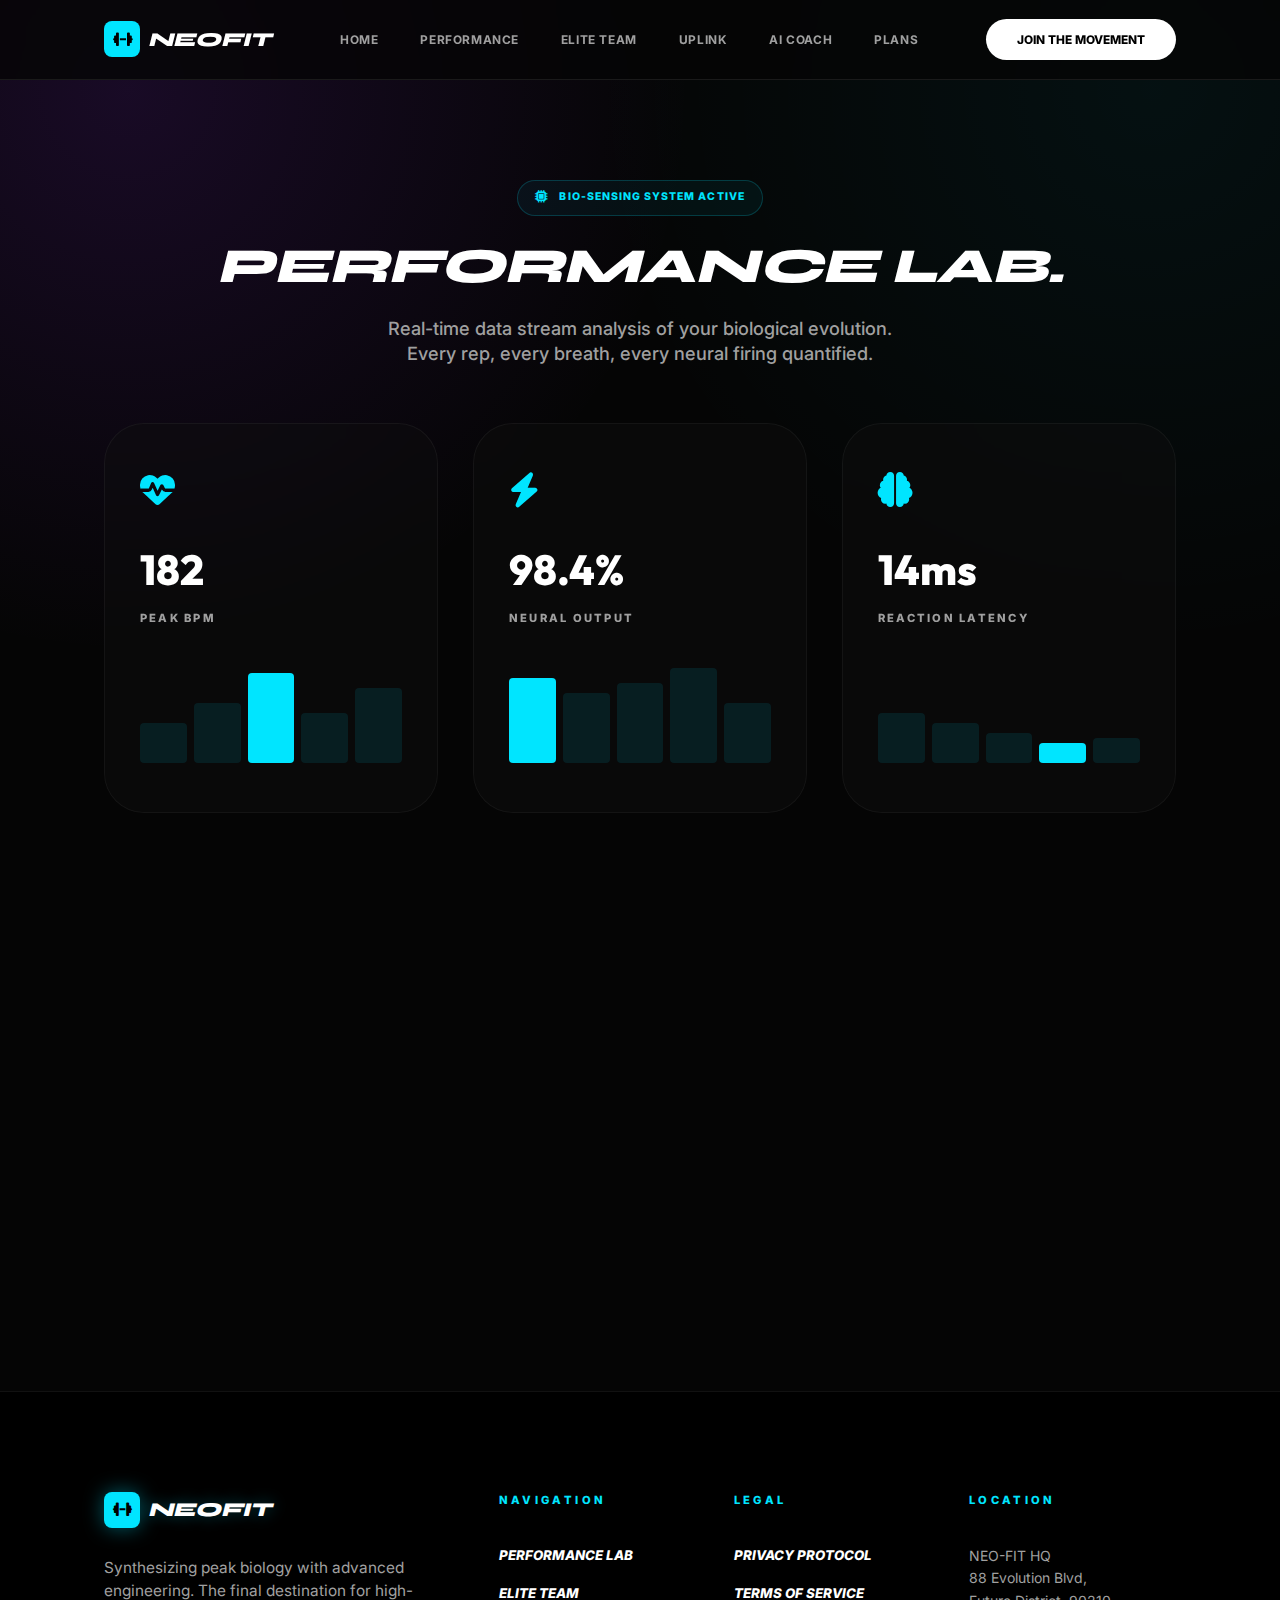
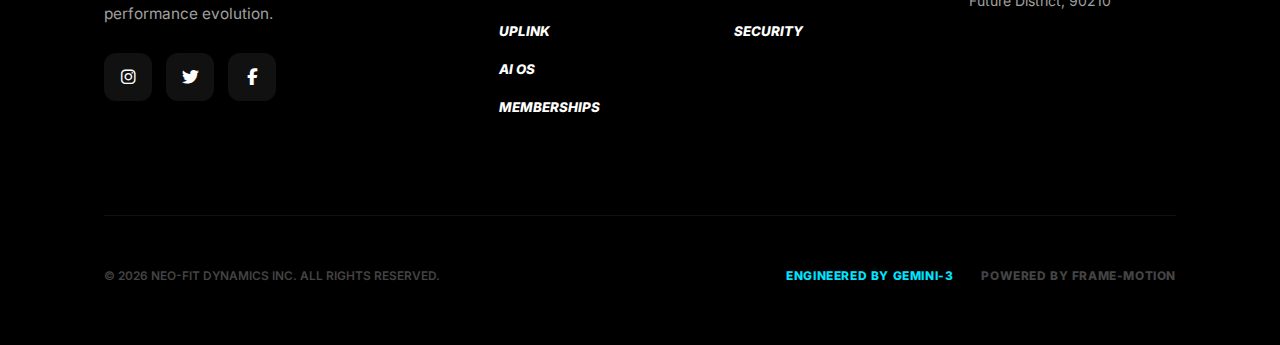
<file: performance.html>
<!DOCTYPE html>
<html lang="en">

<head>
    <meta charset="UTF-8">
    <meta name="viewport" content="width=device-width, initial-scale=1.0">
    <title>Performance Lab | NEOFIT</title>
    <meta name="description" content="Elite performance tracking and biometric optimization at NEOFIT.">
    <link rel="preconnect" href="https://fonts.googleapis.com">
    <link rel="preconnect" href="https://fonts.gstatic.com" crossorigin>
    <link
        href="https://fonts.googleapis.com/css2?family=Outfit:wght@400;600;800;900&family=Syne:wght@700;800&family=Inter:wght@300;400;500;700&display=swap"
        rel="stylesheet">
    <link rel="stylesheet" href="https://cdnjs.cloudflare.com/ajax/libs/font-awesome/6.5.1/css/all.min.css">
    <link rel="stylesheet" href="style.css">
</head>

<body>
    <!-- NAVIGATION INTERFACE -->
    <header class="navbar">
        <div class="container">
            <a href="index.html" class="logo">
                <div class="logo-square">
                    <i class="fas fa-dumbbell"></i>
                </div>
                <div class="logo-text">
                    <span class="neofit">NEOFIT</span>
                </div>
            </a>
            <nav class="nav-links">
                <a href="index.html">HOME</a>
                <a href="performance.html" class="active">PERFORMANCE</a>
                <a href="team.html">ELITE TEAM</a>
                <a href="contact.html">UPLINK</a>
                <a href="index.html#ai-coach">AI COACH</a>
                <a href="index.html#pricing">PLANS</a>
            </nav>
            <a href="join.html" class="btn btn-pill-white">JOIN THE MOVEMENT</a>
            <button class="mobile-menu-btn">
                <span></span>
                <span></span>
                <span></span>
            </button>
        </div>
    </header>

    <main>
        <!-- PERFORMANCE HERO -->
        <section class="performance-hero">
            <div class="container">
                <div class="performance-badge">

                    <i class="fas fa-microchip"></i>
                    <span>BIO-SENSING SYSTEM ACTIVE</span>

                </div>

                <h1 class="massive-title italic">PERFORMANCE LAB.</h1>



                <p class="hero-description" style="margin: 2rem auto;">
                    Real-time data stream analysis of your biological evolution. Every rep, every breath, every neural
                    firing quantified.
                </p>

                <div class="performance-grid">
                    <div class="data-card">
                        <i class="fas fa-heartbeat data-icon"></i>
                        <div class="data-value">182</div>
                        <div class="data-label">Peak BPM</div>
                        <div class="chart-visual">
                            <div class="chart-bar" style="height: 40%"></div>
                            <div class="chart-bar" style="height: 60%"></div>
                            <div class="chart-bar active" style="height: 90%"></div>
                            <div class="chart-bar" style="height: 50%"></div>
                            <div class="chart-bar" style="height: 75%"></div>
                        </div>
                    </div>
                    <div class="data-card">
                        <i class="fas fa-bolt data-icon"></i>
                        <div class="data-value">98.4%</div>
                        <div class="data-label">Neural Output</div>
                        <div class="chart-visual">
                            <div class="chart-bar active" style="height: 85%"></div>
                            <div class="chart-bar" style="height: 70%"></div>
                            <div class="chart-bar" style="height: 80%"></div>
                            <div class="chart-bar" style="height: 95%"></div>
                            <div class="chart-bar" style="height: 60%"></div>
                        </div>
                    </div>
                    <div class="data-card">
                        <i class="fas fa-brain data-icon"></i>
                        <div class="data-value">14ms</div>
                        <div class="data-label">Reaction Latency</div>
                        <div class="chart-visual">
                            <div class="chart-bar" style="height: 50%"></div>
                            <div class="chart-bar" style="height: 40%"></div>
                            <div class="chart-bar" style="height: 30%"></div>
                            <div class="chart-bar active" style="height: 20%"></div>
                            <div class="chart-bar" style="height: 25%"></div>
                        </div>
                    </div>
                </div>
            </div>
        </section>

        <!-- METHODOLOGY -->
        <section class="methodology-section">
            <div class="container">
                <div class="method-grid">
                    <div class="method-content">
                        <h2 class="massive-title italic skew-italic">THE <br> METHODOLOGY.</h2>
                        <ul class="method-list">
                            <li class="method-item">
                                <div class="method-number">01</div>
                                <div class="method-text">
                                    <h4>INITIAL CAPTURE</h4>
                                    <p>Full 3D body scan and DNA mapping to establish your biological baseline.</p>
                                </div>
                            </li>
                            <li class="method-item">
                                <div class="method-number">02</div>
                                <div class="method-text">
                                    <h4>NEURAL SYNC</h4>
                                    <p>Wearable integration that tracks central nervous system fatigue in real-time.</p>
                                </div>
                            </li>
                            <li class="method-item">
                                <div class="method-number">03</div>
                                <div class="method-text">
                                    <h4>EVOLUTIONARY FEEDBACK</h4>
                                    <p>AI-driven load adjustments mid-session to ensure 100% stimulus efficiency.</p>
                                </div>
                            </li>
                        </ul>
                    </div>
                    <div class="method-visual">
                        <img src="_resource/img/common/infrastructure.png" alt="Neural Mapping">
                    </div>
                </div>
            </div>
        </section>
    </main>

    <!-- SYSTEM FOOTER -->
    <footer class="footer">
        <div class="container">
            <div class="footer-grid">
                <div class="footer-brand">
                    <a href="index.html" class="logo footer-logo">
                        <div class="logo-square"><i class="fas fa-dumbbell"></i></div>
                        <div class="logo-text"><span class="neofit">NEOFIT</span></div>
                    </a>
                    <p class="footer-tagline">Synthesizing peak biology with advanced engineering. The final destination
                        for high-performance evolution.</p>
                    <div class="social-links-grid">
                        <a href="#" class="social-btn"><i class="fab fa-instagram"></i></a>
                        <a href="#" class="social-btn"><i class="fab fa-twitter"></i></a>
                        <a href="#" class="social-btn"><i class="fab fa-facebook-f"></i></a>
                    </div>
                </div>

                <div class="footer-nav">
                    <div class="link-col">
                        <h4 class="footer-title">NAVIGATION</h4>
                        <a href="performance.html" class="nav-link-italic">PERFORMANCE LAB</a>
                        <a href="team.html" class="nav-link-italic">ELITE TEAM</a>
                        <a href="contact.html" class="nav-link-italic">UPLINK</a>
                        <a href="index.html#ai-coach" class="nav-link-italic">AI OS</a>
                        <a href="index.html#pricing" class="nav-link-italic">MEMBERSHIPS</a>
                    </div>
                    <div class="link-col">
                        <h4 class="footer-title">LEGAL</h4>
                        <a href="#" class="nav-link-italic">PRIVACY PROTOCOL</a>
                        <a href="#" class="nav-link-italic">TERMS OF SERVICE</a>
                        <a href="#" class="nav-link-italic">SECURITY</a>
                    </div>
                    <div class="link-col">
                        <h4 class="footer-title">LOCATION</h4>
                        <p class="location-text">NEO-FIT HQ<br>88 Evolution Blvd,<br>Future District, 90210</p>
                    </div>
                </div>
            </div>

            <div class="footer-bottom">
                <div class="copyright">&copy; 2026 NEO-FIT DYNAMICS INC. ALL RIGHTS RESERVED.</div>
                <div class="credits">
                    <span class="credit-cyan">ENGINEERED BY GEMINI-3</span>
                    <span class="credit-dim">POWERED BY FRAME-MOTION</span>
                </div>
            </div>
        </div>
    </footer>

    <script src="script.js"></script>
</body>

</html>
</file>
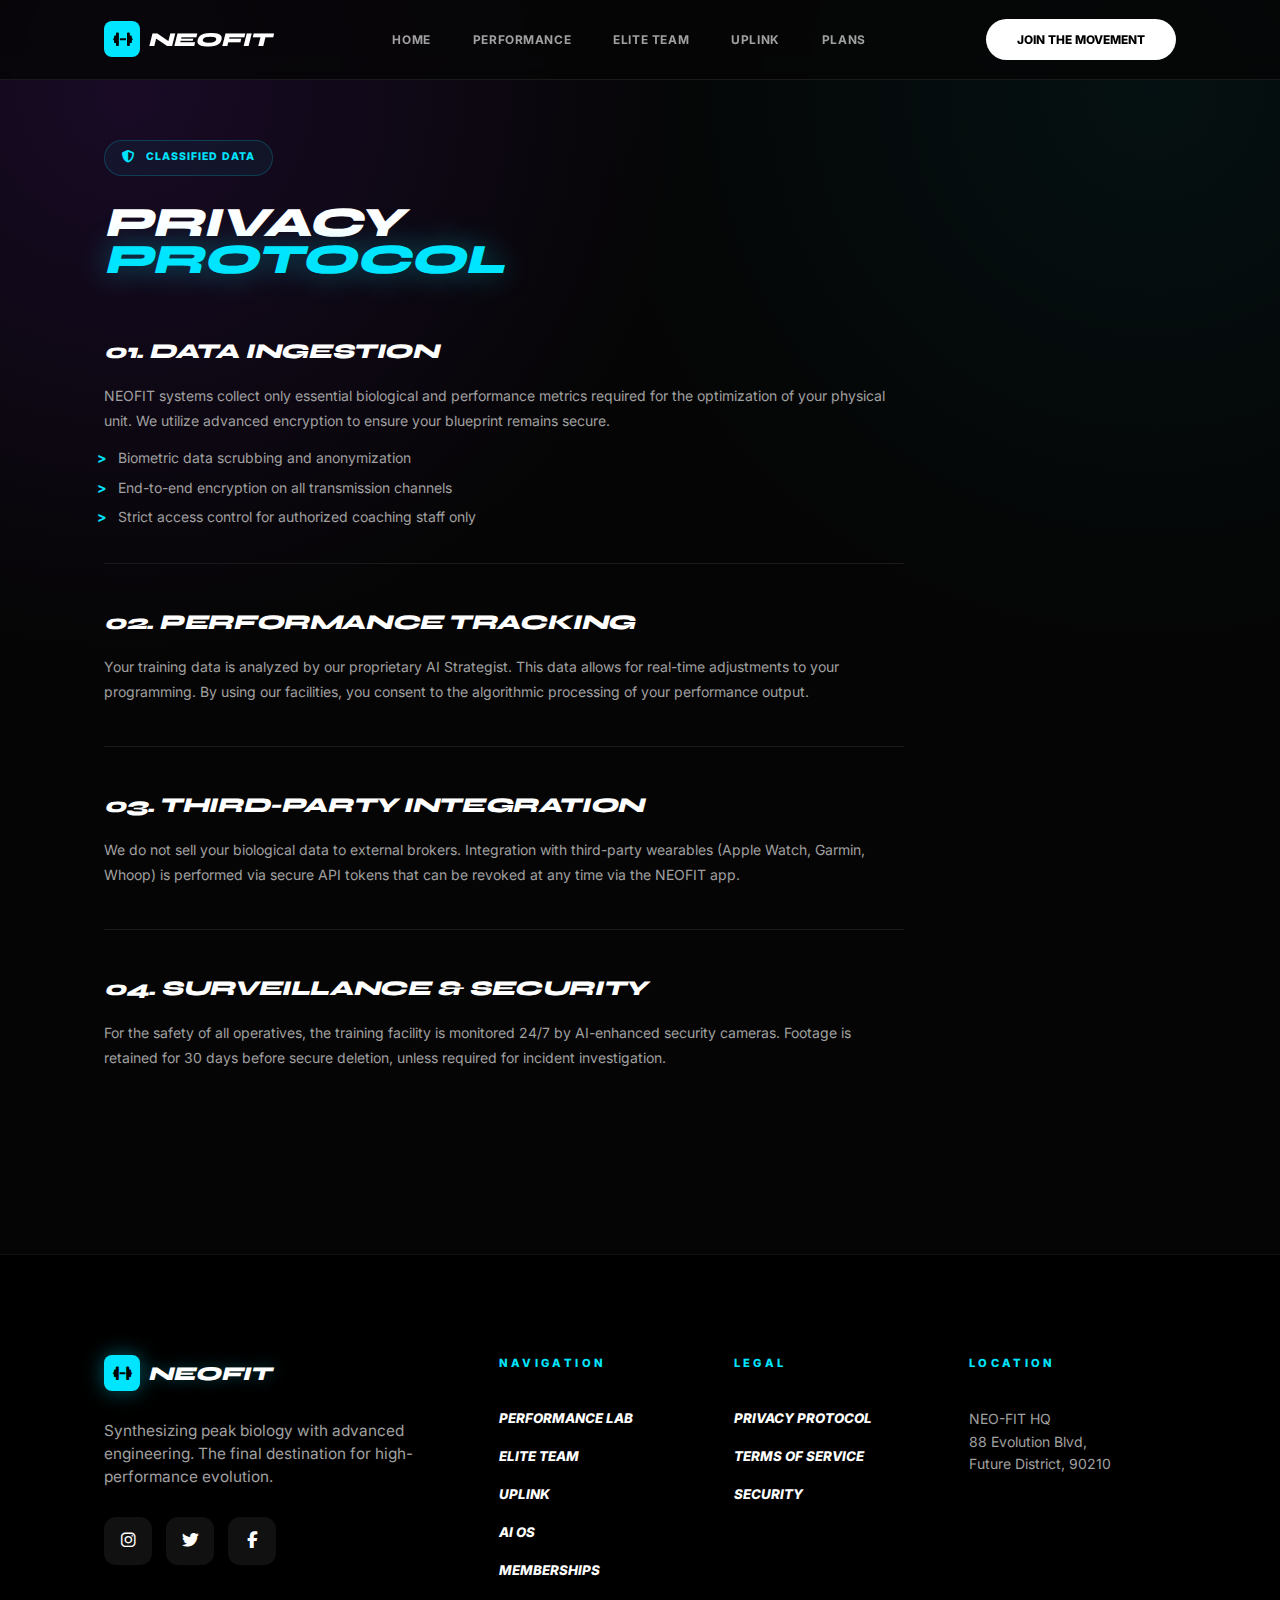
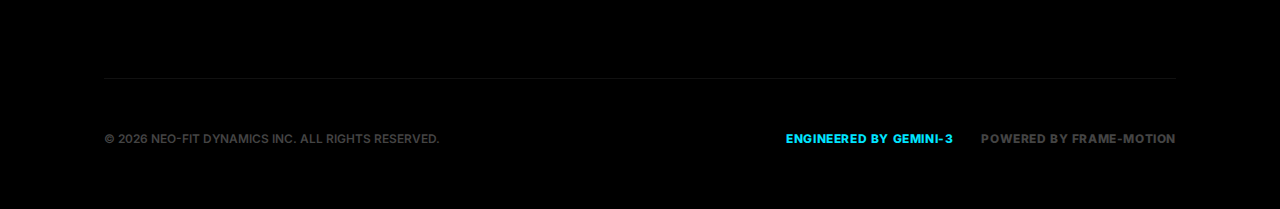
<file: privacy.html>
<!DOCTYPE html>
<html lang="en">

<head>
    <meta charset="UTF-8">
    <meta name="viewport" content="width=device-width, initial-scale=1.0">
    <title>Privacy Protocol | NEOFIT</title>
    <meta name="description" content="Data handling and encryption standards for NEOFIT operatives.">
    <link rel="preconnect" href="https://fonts.googleapis.com">
    <link rel="preconnect" href="https://fonts.gstatic.com" crossorigin>
    <link
        href="https://fonts.googleapis.com/css2?family=Outfit:wght@400;600;800;900&family=Syne:wght@700;800&family=Inter:wght@300;400;500;700&display=swap"
        rel="stylesheet">
    <link rel="stylesheet" href="https://cdnjs.cloudflare.com/ajax/libs/font-awesome/6.5.1/css/all.min.css">
    <link rel="stylesheet" href="style.css">
    <style>
        .legal-section {
            padding-top: calc(var(--nav-height) + 60px);
            padding-bottom: 100px;
        }

        .legal-content {
            margin-top: 4rem;
            max-width: 800px;
        }

        .legal-block {
            margin-bottom: 3rem;
            border-bottom: 1px solid #1a1a1a;
            padding-bottom: 2rem;
        }

        .legal-block:last-child {
            border-bottom: none;
        }

        .legal-block h3 {
            color: white;
            margin-bottom: 1rem;
            font-size: 1.5rem;
        }

        .legal-block p {
            color: var(--text-dim);
            line-height: 1.8;
            margin-bottom: 1rem;
        }

        .legal-block ul {
            list-style: none;
            margin-left: 1rem;
            color: var(--text-dim);
        }

        .legal-block ul li {
            margin-bottom: 0.5rem;
            position: relative;
        }

        .legal-block ul li::before {
            content: '>';
            color: var(--primary-cyan);
            position: absolute;
            left: -1.5rem;
            font-weight: bold;
        }
    </style>
</head>

<body>
    <!-- NAVIGATION INTERFACE -->
    <header class="navbar">
        <div class="container">
            <a href="index.html" class="logo">
                <div class="logo-square">
                    <i class="fas fa-dumbbell"></i>
                </div>
                <div class="logo-text">
                    <span class="neofit">NEOFIT</span>
                </div>
            </a>
            <nav class="nav-links">
                <a href="index.html">HOME</a>
                <a href="performance.html">PERFORMANCE</a>
                <a href="team.html">ELITE TEAM</a>
                <a href="contact.html">UPLINK</a>
                <a href="index.html#pricing">PLANS</a>
            </nav>
            <a href="join.html" class="btn btn-pill-white">JOIN THE MOVEMENT</a>
            <button class="mobile-menu-btn">
                <span></span>
                <span></span>
                <span></span>
            </button>
        </div>
    </header>

    <main>
        <section class="legal-section">
            <div class="container">
                <div class="performance-badge">
                    <i class="fas fa-shield-halved"></i>
                    <span>CLASSIFIED DATA</span>
                </div>
                <h1 class="massive-title italic">PRIVACY <br><span class="cyan-glow-text">PROTOCOL</span></h1>

                <div class="legal-content">
                    <div class="legal-block">
                        <h3 class="italic">01. DATA INGESTION</h3>
                        <p>NEOFIT systems collect only essential biological and performance metrics required for the
                            optimization of your physical unit. We utilize advanced encryption to ensure your blueprint
                            remains secure.</p>
                        <ul>
                            <li>Biometric data scrubbing and anonymization</li>
                            <li>End-to-end encryption on all transmission channels</li>
                            <li>Strict access control for authorized coaching staff only</li>
                        </ul>
                    </div>

                    <div class="legal-block">
                        <h3 class="italic">02. PERFORMANCE TRACKING</h3>
                        <p>Your training data is analyzed by our proprietary AI Strategist. This data allows for
                            real-time adjustments to your programming. By using our facilities, you consent to the
                            algorithmic processing of your performance output.</p>
                    </div>

                    <div class="legal-block">
                        <h3 class="italic">03. THIRD-PARTY INTEGRATION</h3>
                        <p>We do not sell your biological data to external brokers. Integration with third-party
                            wearables (Apple Watch, Garmin, Whoop) is performed via secure API tokens that can be
                            revoked at any time via the NEOFIT app.</p>
                    </div>

                    <div class="legal-block">
                        <h3 class="italic">04. SURVEILLANCE & SECURITY</h3>
                        <p>For the safety of all operatives, the training facility is monitored 24/7 by AI-enhanced
                            security cameras. Footage is retained for 30 days before secure deletion, unless required
                            for incident investigation.</p>
                    </div>
                </div>
            </div>
        </section>
    </main>

    <!-- SYSTEM FOOTER -->
    <footer class="footer">
        <div class="container">
            <div class="footer-grid">
                <div class="footer-brand">
                    <a href="index.html" class="logo footer-logo">
                        <div class="logo-square"><i class="fas fa-dumbbell"></i></div>
                        <div class="logo-text"><span class="neofit">NEOFIT</span></div>
                    </a>
                    <p class="footer-tagline">Synthesizing peak biology with advanced engineering. The final destination
                        for high-performance evolution.</p>
                    <div class="social-links-grid">
                        <a href="#" class="social-btn"><i class="fab fa-instagram"></i></a>
                        <a href="#" class="social-btn"><i class="fab fa-twitter"></i></a>
                        <a href="#" class="social-btn"><i class="fab fa-facebook-f"></i></a>
                    </div>
                </div>

                <div class="footer-nav">
                    <div class="link-col">
                        <h4 class="footer-title">NAVIGATION</h4>
                        <a href="performance.html" class="nav-link-italic">PERFORMANCE LAB</a>
                        <a href="team.html" class="nav-link-italic">ELITE TEAM</a>
                        <a href="contact.html" class="nav-link-italic">UPLINK</a>
                        <a href="index.html#ai-coach" class="nav-link-italic">AI OS</a>
                        <a href="index.html#pricing" class="nav-link-italic">MEMBERSHIPS</a>
                    </div>
                    <div class="link-col">
                        <h4 class="footer-title">LEGAL</h4>
                        <a href="privacy.html" class="nav-link-italic">PRIVACY PROTOCOL</a>
                        <a href="terms.html" class="nav-link-italic">TERMS OF SERVICE</a>
                        <a href="security.html" class="nav-link-italic">SECURITY</a>
                    </div>
                    <div class="link-col">
                        <h4 class="footer-title">LOCATION</h4>
                        <p class="location-text">NEO-FIT HQ<br>88 Evolution Blvd,<br>Future District, 90210</p>
                    </div>
                </div>
            </div>

            <div class="footer-bottom">
                <div class="copyright">&copy; 2026 NEO-FIT DYNAMICS INC. ALL RIGHTS RESERVED.</div>
                <div class="credits">
                    <span class="credit-cyan">ENGINEERED BY GEMINI-3</span>
                    <span class="credit-dim">POWERED BY FRAME-MOTION</span>
                </div>
            </div>
        </div>
    </footer>

    <script src="script.js"></script>
</body>

</html>
</file>
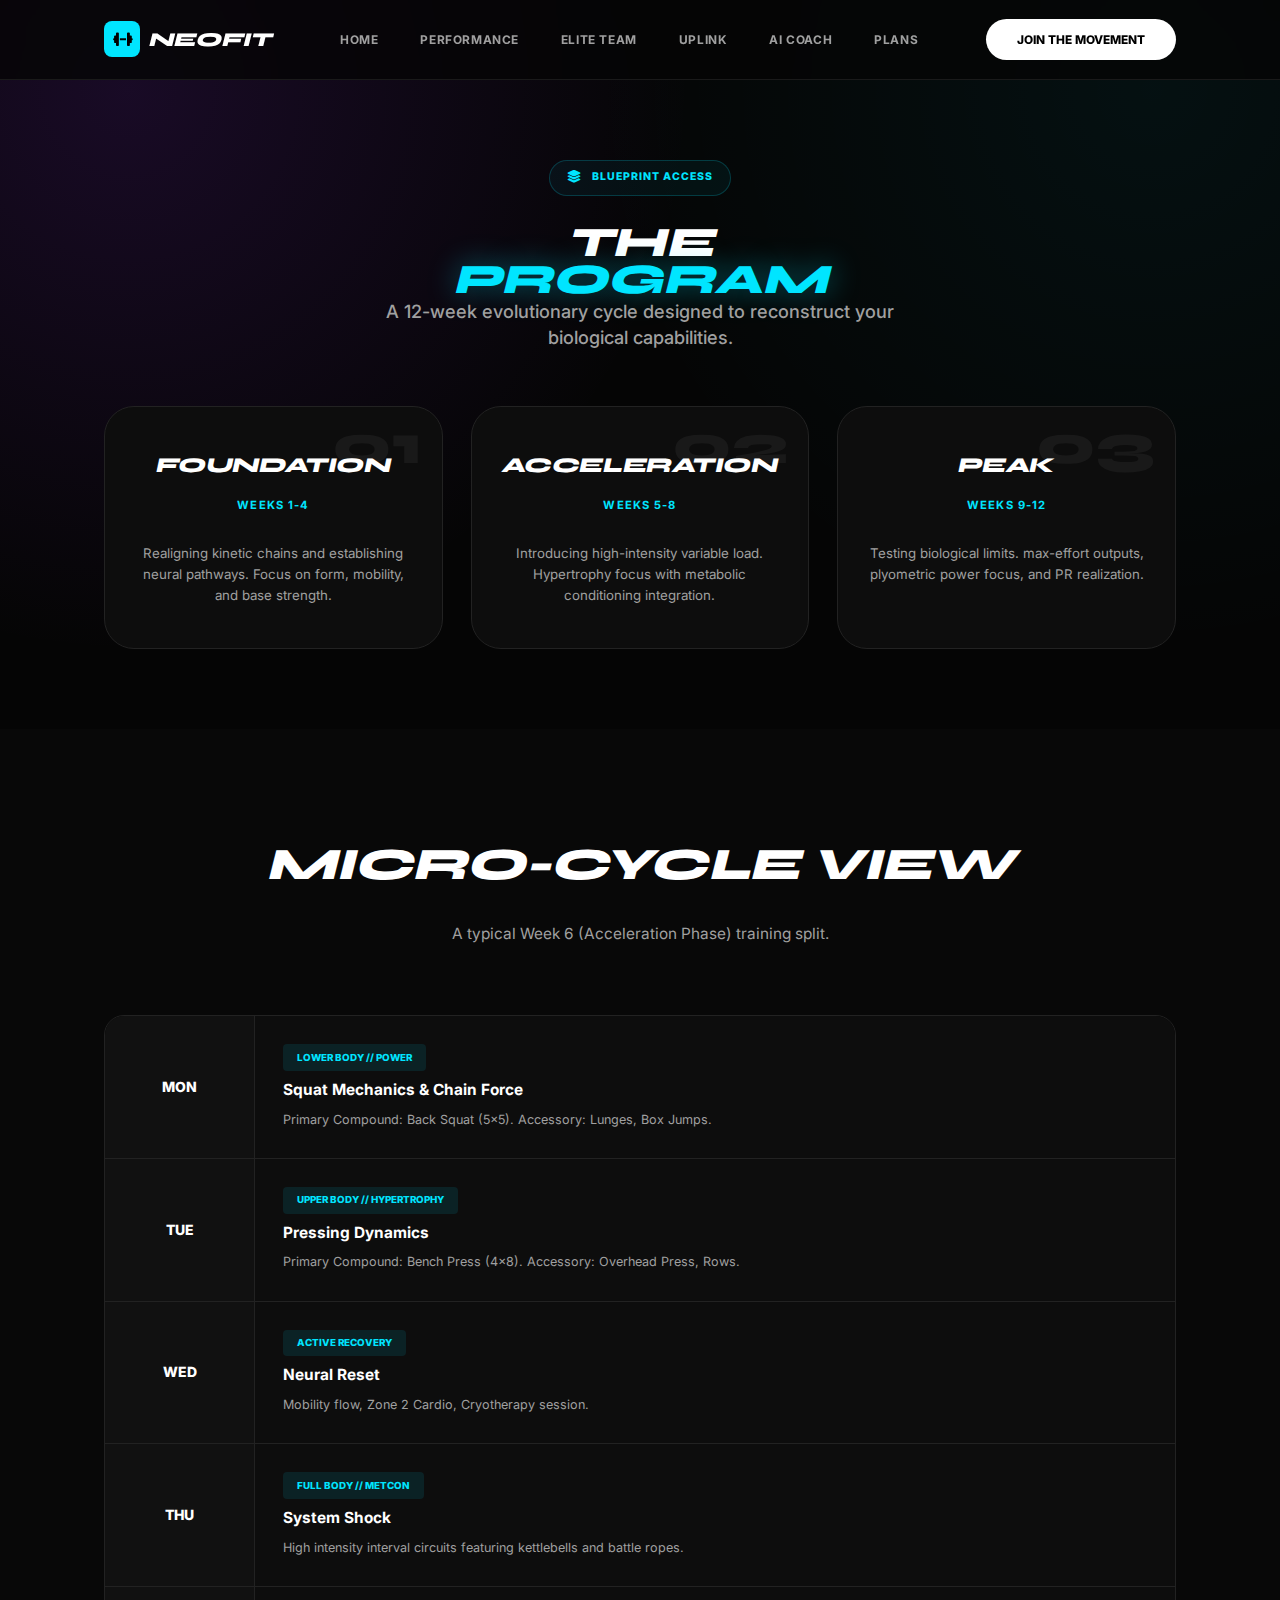
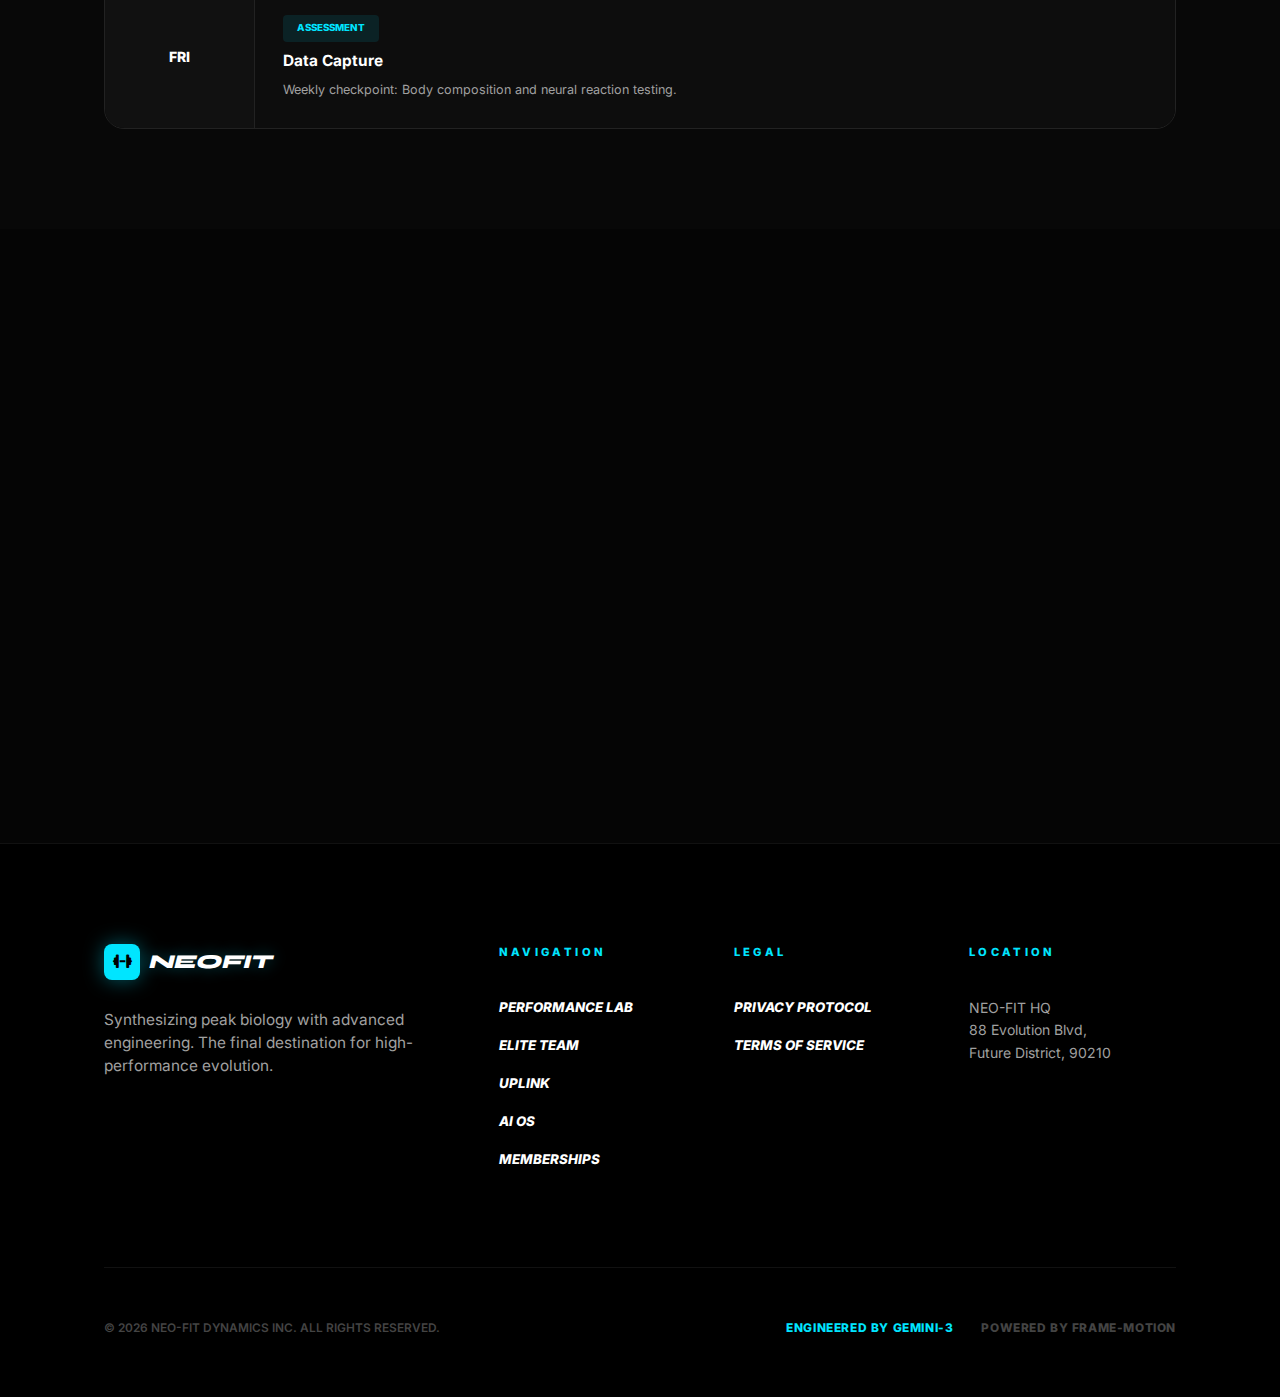
<file: program.html>
<!DOCTYPE html>
<html lang="en">

<head>
    <meta charset="UTF-8">
    <meta name="viewport" content="width=device-width, initial-scale=1.0">
    <title>The Program | NEOFIT</title>
    <meta name="description" content="View the 12-week evolutionary protocol. The structure behind the results.">
    <link rel="preconnect" href="https://fonts.googleapis.com">
    <link rel="preconnect" href="https://fonts.gstatic.com" crossorigin>
    <link
        href="https://fonts.googleapis.com/css2?family=Outfit:wght@400;600;800;900&family=Syne:wght@700;800&family=Inter:wght@300;400;500;700&display=swap"
        rel="stylesheet">
    <link rel="stylesheet" href="https://cdnjs.cloudflare.com/ajax/libs/font-awesome/6.5.1/css/all.min.css">
    <link rel="stylesheet" href="style.css">
    <style>
        .program-hero {
            padding-top: calc(var(--nav-height) + 80px);
            padding-bottom: 80px;
            text-align: center;
        }

        .phase-grid {
            display: grid;
            grid-template-columns: repeat(3, 1fr);
            gap: 2rem;
            margin-top: 4rem;
        }

        .phase-card {
            background: #0d0d0d;
            border: 1px solid #222;
            padding: 3rem 2rem;
            border-radius: 30px;
            position: relative;
            overflow: hidden;
            transition: all 0.4s ease;
        }

        .phase-card:hover {
            border-color: var(--primary-cyan);
            transform: translateY(-10px);
        }

        .phase-number {
            font-family: 'Syne', sans-serif;
            font-size: 4rem;
            font-weight: 800;
            color: rgba(255, 255, 255, 0.05);
            position: absolute;
            top: 10px;
            right: 20px;
            line-height: 1;
        }

        .phase-title {
            color: white;
            font-size: 1.5rem;
            font-weight: 800;
            margin-bottom: 1rem;
            position: relative;
        }

        .phase-duration {
            color: var(--primary-cyan);
            font-size: 0.8rem;
            font-weight: 700;
            letter-spacing: 0.1em;
            text-transform: uppercase;
            display: block;
            margin-bottom: 2rem;
        }

        .phase-desc {
            color: var(--text-dim);
            font-size: 0.95rem;
            line-height: 1.6;
        }

        .schedule-section {
            padding: 100px 0;
            background: #080808;
        }

        .week-grid {
            border: 1px solid #222;
            border-radius: 20px;
            overflow: hidden;
            margin-top: 4rem;
        }

        .day-row {
            display: grid;
            grid-template-columns: 150px 1fr;
            border-bottom: 1px solid #222;
        }

        .day-row:last-child {
            border-bottom: none;
        }

        .day-header {
            background: #111;
            padding: 2rem;
            display: flex;
            align-items: center;
            justify-content: center;
            font-weight: 800;
            color: white;
            border-right: 1px solid #222;
        }

        .day-content {
            padding: 2rem;
            background: #0d0d0d;
        }

        .workout-tag {
            display: inline-block;
            padding: 0.4rem 1rem;
            background: rgba(0, 229, 255, 0.1);
            color: var(--primary-cyan);
            border-radius: 4px;
            font-size: 0.7rem;
            font-weight: 800;
            margin-bottom: 0.5rem;
        }

        .day-title {
            color: white;
            font-size: 1.1rem;
            font-weight: 700;
            margin-bottom: 0.5rem;
        }

        .day-detail {
            color: var(--text-dim);
            font-size: 0.9rem;
        }

        @media (max-width: 991px) {
            .phase-grid {
                grid-template-columns: 1fr;
            }

            .day-row {
                grid-template-columns: 1fr;
            }

            .day-header {
                border-right: none;
                border-bottom: 1px solid #222;
                padding: 1rem;
                justify-content: flex-start;
            }
        }
    </style>
</head>

<body>
    <!-- NAVIGATION INTERFACE -->
    <header class="navbar">
        <div class="container">
            <a href="index.html" class="logo">
                <div class="logo-square">
                    <i class="fas fa-dumbbell"></i>
                </div>
                <div class="logo-text">
                    <span class="neofit">NEOFIT</span>
                </div>
            </a>
            <nav class="nav-links">
                <a href="index.html">HOME</a>
                <a href="performance.html">PERFORMANCE</a>
                <a href="team.html">ELITE TEAM</a>
                <a href="contact.html">UPLINK</a>
                <a href="index.html#ai-coach">AI COACH</a>
                <a href="index.html#pricing">PLANS</a>
            </nav>
            <a href="join.html" class="btn btn-pill-white">JOIN THE MOVEMENT</a>
            <button class="mobile-menu-btn">
                <span></span>
                <span></span>
                <span></span>
            </button>
        </div>
    </header>

    <main>
        <!-- PROGRAM HERO -->
        <section class="program-hero">
            <div class="container">
                <div class="performance-badge">
                    <i class="fas fa-layer-group"></i>
                    <span>BLUEPRINT ACCESS</span>
                </div>
                <h1 class="massive-title italic">THE <br><span class="cyan-glow-text">PROGRAM</span></h1>
                <p class="hero-description text-center" style="margin: 0 auto;">
                    A 12-week evolutionary cycle designed to reconstruct your biological capabilities.
                </p>

                <div class="phase-grid">
                    <div class="phase-card">
                        <div class="phase-number">01</div>
                        <h3 class="phase-title skew-italic">FOUNDATION</h3>
                        <span class="phase-duration">WEEKS 1-4</span>
                        <p class="phase-desc">Realigning kinetic chains and establishing neural pathways. Focus on form,
                            mobility, and base strength.</p>
                    </div>
                    <div class="phase-card">
                        <div class="phase-number">02</div>
                        <h3 class="phase-title skew-italic">ACCELERATION</h3>
                        <span class="phase-duration">WEEKS 5-8</span>
                        <p class="phase-desc">Introducing high-intensity variable load. Hypertrophy focus with metabolic
                            conditioning integration.</p>
                    </div>
                    <div class="phase-card">
                        <div class="phase-number">03</div>
                        <h3 class="phase-title skew-italic">PEAK</h3>
                        <span class="phase-duration">WEEKS 9-12</span>
                        <p class="phase-desc">Testing biological limits. max-effort outputs, plyometric power focus, and
                            PR realization.</p>
                    </div>
                </div>
            </div>
        </section>

        <!-- SAMPLE SCHEDULE -->
        <section class="schedule-section">
            <div class="container">
                <div class="section-title-center">
                    <h2 class="italic">MICRO-CYCLE VIEW</h2>
                    <p class="subtitle">A typical Week 6 (Acceleration Phase) training split.</p>
                </div>

                <div class="week-grid">
                    <div class="day-row">
                        <div class="day-header">MON</div>
                        <div class="day-content">
                            <span class="workout-tag">LOWER BODY // POWER</span>
                            <h4 class="day-title">Squat Mechanics & Chain Force</h4>
                            <p class="day-detail">Primary Compound: Back Squat (5x5). Accessory: Lunges, Box Jumps.</p>
                        </div>
                    </div>
                    <div class="day-row">
                        <div class="day-header">TUE</div>
                        <div class="day-content">
                            <span class="workout-tag">UPPER BODY // HYPERTROPHY</span>
                            <h4 class="day-title">Pressing Dynamics</h4>
                            <p class="day-detail">Primary Compound: Bench Press (4x8). Accessory: Overhead Press, Rows.
                            </p>
                        </div>
                    </div>
                    <div class="day-row">
                        <div class="day-header">WED</div>
                        <div class="day-content">
                            <span class="workout-tag">ACTIVE RECOVERY</span>
                            <h4 class="day-title">Neural Reset</h4>
                            <p class="day-detail">Mobility flow, Zone 2 Cardio, Cryotherapy session.</p>
                        </div>
                    </div>
                    <div class="day-row">
                        <div class="day-header">THU</div>
                        <div class="day-content">
                            <span class="workout-tag">FULL BODY // METCON</span>
                            <h4 class="day-title">System Shock</h4>
                            <p class="day-detail">High intensity interval circuits featuring kettlebells and battle
                                ropes.</p>
                        </div>
                    </div>
                    <div class="day-row">
                        <div class="day-header">FRI</div>
                        <div class="day-content">
                            <span class="workout-tag">ASSESSMENT</span>
                            <h4 class="day-title">Data Capture</h4>
                            <p class="day-detail">Weekly checkpoint: Body composition and neural reaction testing.</p>
                        </div>
                    </div>
                </div>
            </div>
        </section>

        <!-- CTA -->
        <section class="cta">
            <div class="cta-overlay"></div>
            <div class="container">
                <div class="cta-content text-center" style="margin: 0 auto;">
                    <h2 class="massive-title italic skew-italic">EXECUTE <br> THE PLAN.</h2>
                    <div class="cta-footer" style="justify-content: center; margin-top: 2rem;">
                        <a href="join.html" class="btn-join-elite">START WEEK 1 <i class="fas fa-arrow-right"></i></a>
                    </div>
                </div>
            </div>
        </section>
    </main>

    <!-- FOOTER -->
    <footer class="footer">
        <div class="container">
            <div class="footer-grid">
                <div class="footer-brand">
                    <a href="index.html" class="logo footer-logo">
                        <div class="logo-square"><i class="fas fa-dumbbell"></i></div>
                        <div class="logo-text"><span class="neofit">NEOFIT</span></div>
                    </a>
                    <p class="footer-tagline">Synthesizing peak biology with advanced engineering. The final destination
                        for high-performance evolution.</p>
                </div>

                <div class="footer-nav">
                    <div class="link-col">
                        <h4 class="footer-title">NAVIGATION</h4>
                        <a href="performance.html" class="nav-link-italic">PERFORMANCE LAB</a>
                        <a href="team.html" class="nav-link-italic">ELITE TEAM</a>
                        <a href="contact.html" class="nav-link-italic">UPLINK</a>
                        <a href="index.html#ai-coach" class="nav-link-italic">AI OS</a>
                        <a href="index.html#pricing" class="nav-link-italic">MEMBERSHIPS</a>
                    </div>
                    <div class="link-col">
                        <h4 class="footer-title">LEGAL</h4>
                        <a href="#" class="nav-link-italic">PRIVACY PROTOCOL</a>
                        <a href="#" class="nav-link-italic">TERMS OF SERVICE</a>
                    </div>
                    <div class="link-col">
                        <h4 class="footer-title">LOCATION</h4>
                        <p class="location-text">NEO-FIT HQ<br>88 Evolution Blvd,<br>Future District, 90210</p>
                    </div>
                </div>
            </div>

            <div class="footer-bottom">
                <div class="copyright">&copy; 2026 NEO-FIT DYNAMICS INC. ALL RIGHTS RESERVED.</div>
                <div class="credits">
                    <span class="credit-cyan">ENGINEERED BY GEMINI-3</span>
                    <span class="credit-dim">POWERED BY FRAME-MOTION</span>
                </div>
            </div>
        </div>
    </footer>

    <script src="script.js"></script>
</body>

</html>
</file>
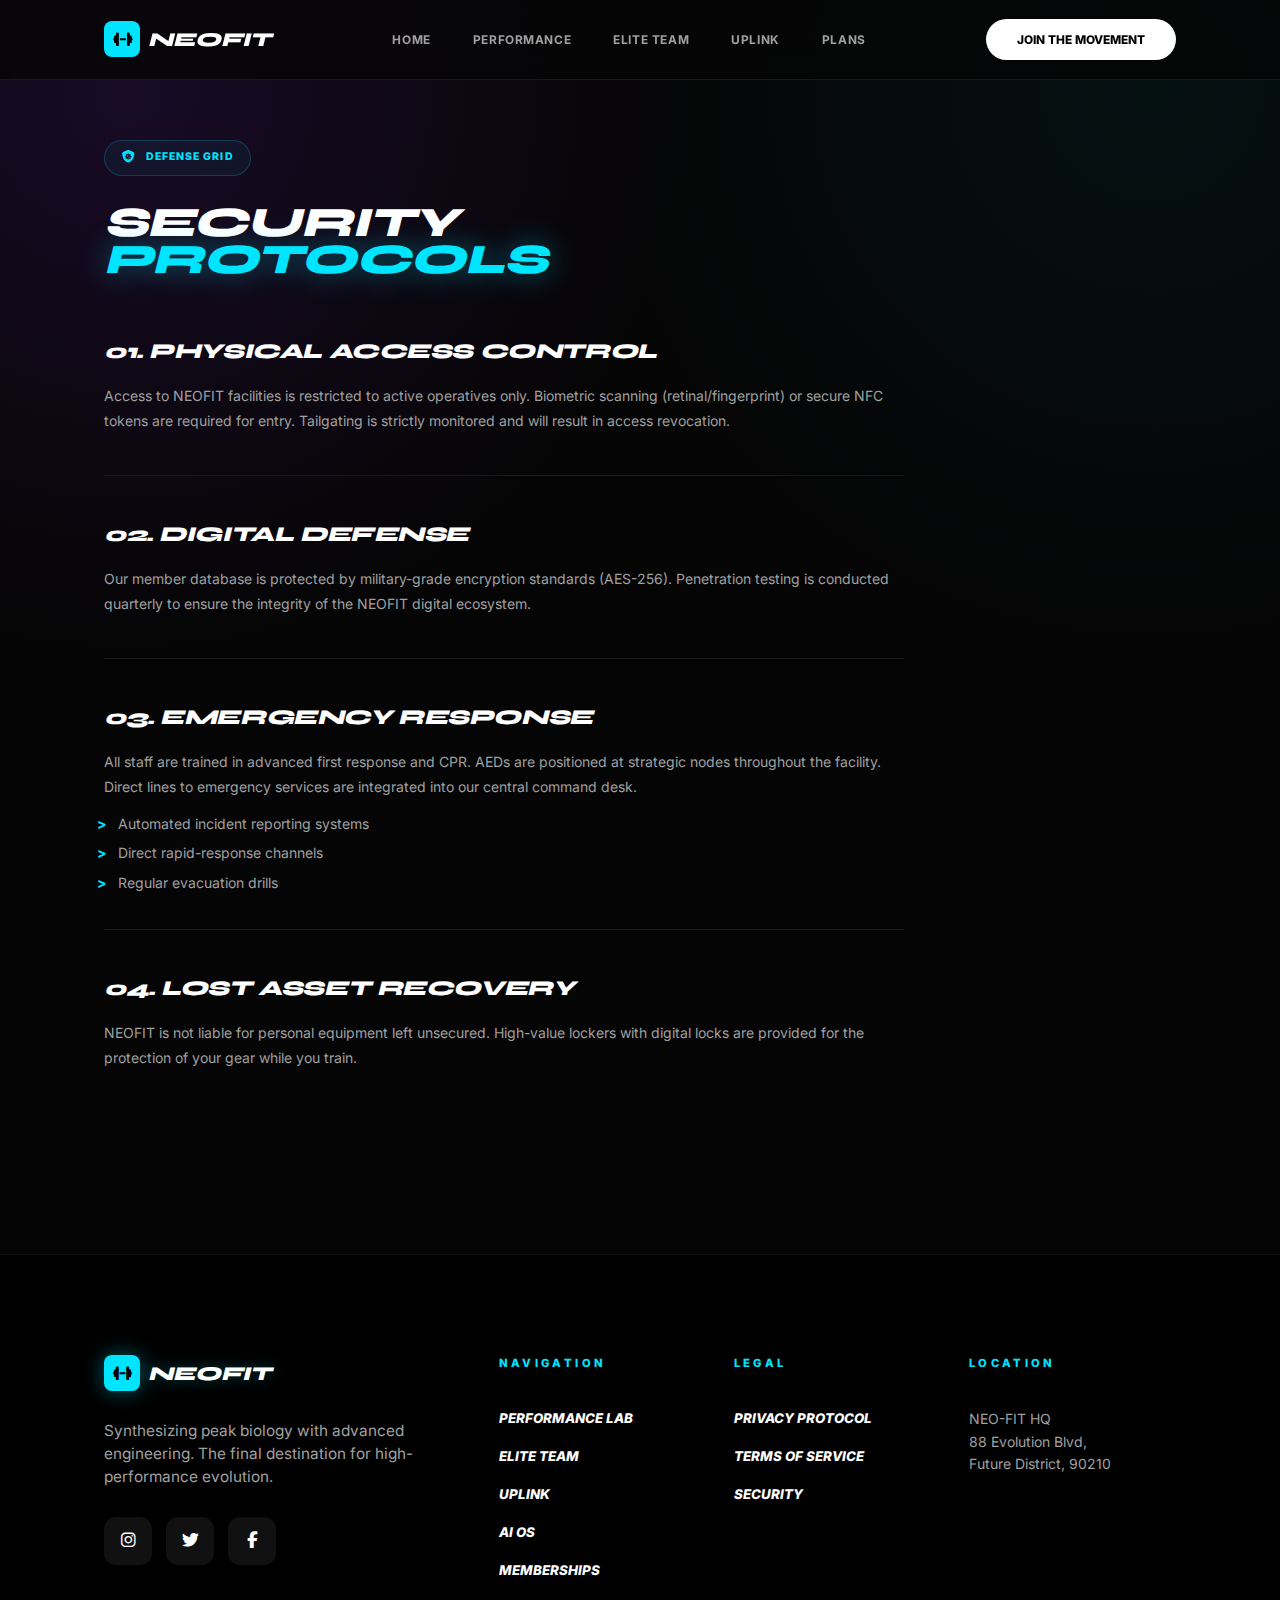
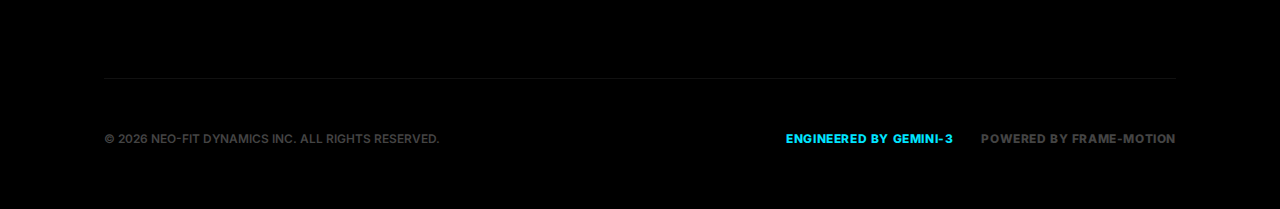
<file: security.html>
<!DOCTYPE html>
<html lang="en">

<head>
    <meta charset="UTF-8">
    <meta name="viewport" content="width=device-width, initial-scale=1.0">
    <title>Security Grid | NEOFIT</title>
    <meta name="description" content="Security protocols and safety measures at NEOFIT facilities.">
    <link rel="preconnect" href="https://fonts.googleapis.com">
    <link rel="preconnect" href="https://fonts.gstatic.com" crossorigin>
    <link
        href="https://fonts.googleapis.com/css2?family=Outfit:wght@400;600;800;900&family=Syne:wght@700;800&family=Inter:wght@300;400;500;700&display=swap"
        rel="stylesheet">
    <link rel="stylesheet" href="https://cdnjs.cloudflare.com/ajax/libs/font-awesome/6.5.1/css/all.min.css">
    <link rel="stylesheet" href="style.css">
    <style>
        .legal-section {
            padding-top: calc(var(--nav-height) + 60px);
            padding-bottom: 100px;
        }

        .legal-content {
            margin-top: 4rem;
            max-width: 800px;
        }

        .legal-block {
            margin-bottom: 3rem;
            border-bottom: 1px solid #1a1a1a;
            padding-bottom: 2rem;
        }

        .legal-block:last-child {
            border-bottom: none;
        }

        .legal-block h3 {
            color: white;
            margin-bottom: 1rem;
            font-size: 1.5rem;
        }

        .legal-block p {
            color: var(--text-dim);
            line-height: 1.8;
            margin-bottom: 1rem;
        }

        .legal-block ul {
            list-style: none;
            margin-left: 1rem;
            color: var(--text-dim);
        }

        .legal-block ul li {
            margin-bottom: 0.5rem;
            position: relative;
        }

        .legal-block ul li::before {
            content: '>';
            color: var(--primary-cyan);
            position: absolute;
            left: -1.5rem;
            font-weight: bold;
        }
    </style>
</head>

<body>
    <!-- NAVIGATION INTERFACE -->
    <header class="navbar">
        <div class="container">
            <a href="index.html" class="logo">
                <div class="logo-square">
                    <i class="fas fa-dumbbell"></i>
                </div>
                <div class="logo-text">
                    <span class="neofit">NEOFIT</span>
                </div>
            </a>
            <nav class="nav-links">
                <a href="index.html">HOME</a>
                <a href="performance.html">PERFORMANCE</a>
                <a href="team.html">ELITE TEAM</a>
                <a href="contact.html">UPLINK</a>
                <a href="index.html#pricing">PLANS</a>
            </nav>
            <a href="join.html" class="btn btn-pill-white">JOIN THE MOVEMENT</a>
            <button class="mobile-menu-btn">
                <span></span>
                <span></span>
                <span></span>
            </button>
        </div>
    </header>

    <main>
        <section class="legal-section">
            <div class="container">
                <div class="performance-badge">
                    <i class="fas fa-shield-virus"></i>
                    <span>DEFENSE GRID</span>
                </div>
                <h1 class="massive-title italic">SECURITY <br><span class="cyan-glow-text">PROTOCOLS</span></h1>

                <div class="legal-content">
                    <div class="legal-block">
                        <h3 class="italic">01. PHYSICAL ACCESS CONTROL</h3>
                        <p>Access to NEOFIT facilities is restricted to active operatives only. Biometric scanning
                            (retinal/fingerprint) or secure NFC tokens are required for entry. Tailgating is strictly
                            monitored and will result in access revocation.</p>
                    </div>

                    <div class="legal-block">
                        <h3 class="italic">02. DIGITAL DEFENSE</h3>
                        <p>Our member database is protected by military-grade encryption standards (AES-256).
                            Penetration testing is conducted quarterly to ensure the integrity of the NEOFIT digital
                            ecosystem.</p>
                    </div>

                    <div class="legal-block">
                        <h3 class="italic">03. EMERGENCY RESPONSE</h3>
                        <p>All staff are trained in advanced first response and CPR. AEDs are positioned at strategic
                            nodes throughout the facility. Direct lines to emergency services are integrated into our
                            central command desk.</p>
                        <ul>
                            <li>Automated incident reporting systems</li>
                            <li>Direct rapid-response channels</li>
                            <li>Regular evacuation drills</li>
                        </ul>
                    </div>

                    <div class="legal-block">
                        <h3 class="italic">04. LOST ASSET RECOVERY</h3>
                        <p>NEOFIT is not liable for personal equipment left unsecured. High-value lockers with digital
                            locks are provided for the protection of your gear while you train.</p>
                    </div>
                </div>
            </div>
        </section>
    </main>

    <!-- SYSTEM FOOTER -->
    <footer class="footer">
        <div class="container">
            <div class="footer-grid">
                <div class="footer-brand">
                    <a href="index.html" class="logo footer-logo">
                        <div class="logo-square"><i class="fas fa-dumbbell"></i></div>
                        <div class="logo-text"><span class="neofit">NEOFIT</span></div>
                    </a>
                    <p class="footer-tagline">Synthesizing peak biology with advanced engineering. The final destination
                        for high-performance evolution.</p>
                    <div class="social-links-grid">
                        <a href="#" class="social-btn"><i class="fab fa-instagram"></i></a>
                        <a href="#" class="social-btn"><i class="fab fa-twitter"></i></a>
                        <a href="#" class="social-btn"><i class="fab fa-facebook-f"></i></a>
                    </div>
                </div>

                <div class="footer-nav">
                    <div class="link-col">
                        <h4 class="footer-title">NAVIGATION</h4>
                        <a href="performance.html" class="nav-link-italic">PERFORMANCE LAB</a>
                        <a href="team.html" class="nav-link-italic">ELITE TEAM</a>
                        <a href="contact.html" class="nav-link-italic">UPLINK</a>
                        <a href="index.html#ai-coach" class="nav-link-italic">AI OS</a>
                        <a href="index.html#pricing" class="nav-link-italic">MEMBERSHIPS</a>
                    </div>
                    <div class="link-col">
                        <h4 class="footer-title">LEGAL</h4>
                        <a href="privacy.html" class="nav-link-italic">PRIVACY PROTOCOL</a>
                        <a href="terms.html" class="nav-link-italic">TERMS OF SERVICE</a>
                        <a href="security.html" class="nav-link-italic">SECURITY</a>
                    </div>
                    <div class="link-col">
                        <h4 class="footer-title">LOCATION</h4>
                        <p class="location-text">NEO-FIT HQ<br>88 Evolution Blvd,<br>Future District, 90210</p>
                    </div>
                </div>
            </div>

            <div class="footer-bottom">
                <div class="copyright">&copy; 2026 NEO-FIT DYNAMICS INC. ALL RIGHTS RESERVED.</div>
                <div class="credits">
                    <span class="credit-cyan">ENGINEERED BY GEMINI-3</span>
                    <span class="credit-dim">POWERED BY FRAME-MOTION</span>
                </div>
            </div>
        </div>
    </footer>

    <script src="script.js"></script>
</body>

</html>
</file>
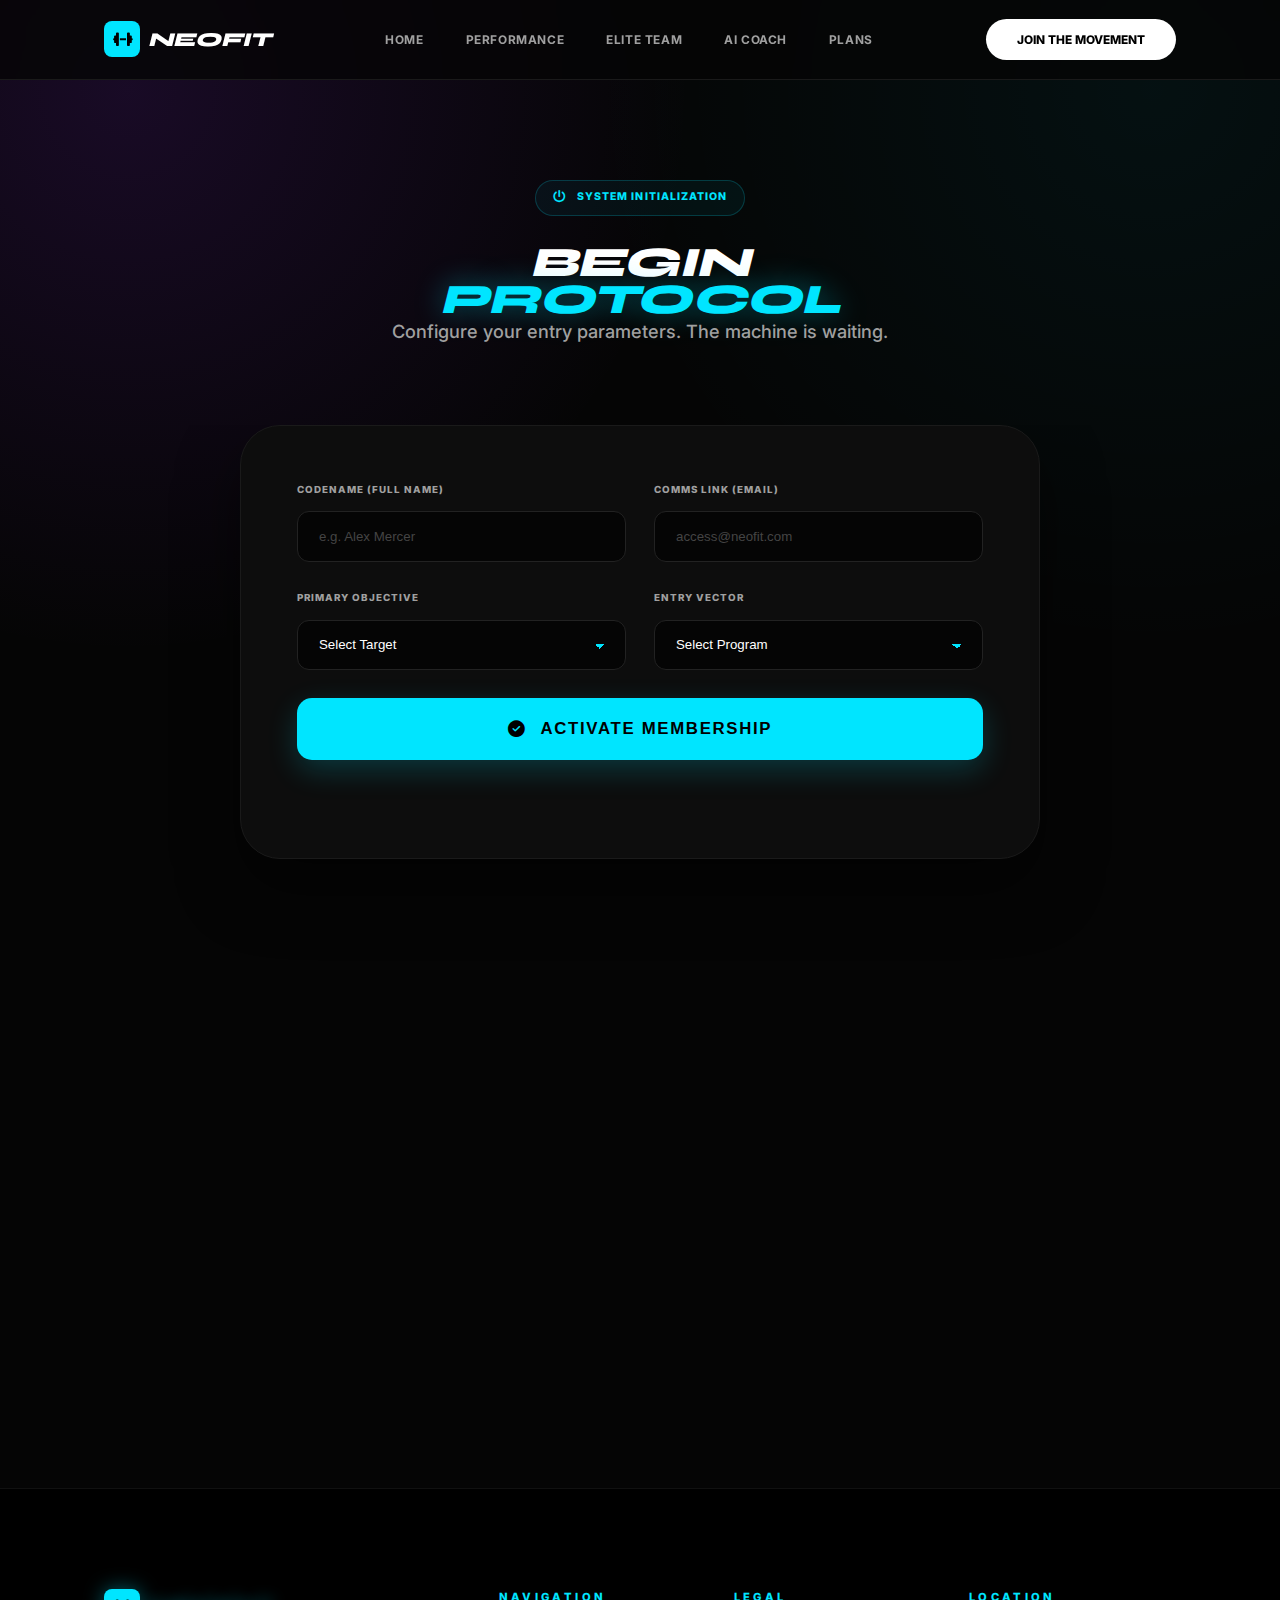
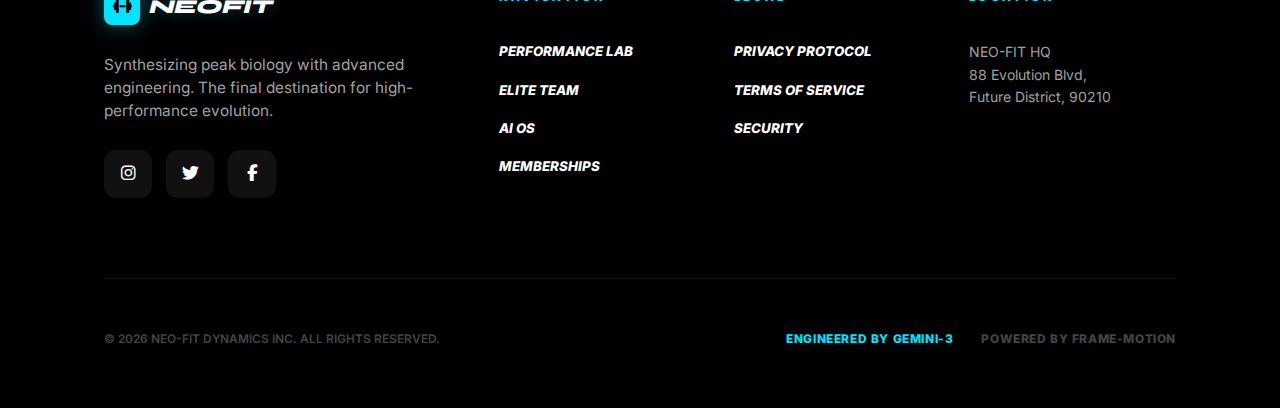
<file: start.html>
<!DOCTYPE html>
<html lang="en">

<head>
    <meta charset="UTF-8">
    <meta name="viewport" content="width=device-width, initial-scale=1.0">
    <title>NEOFIT | Initiate Protocol</title>
    <meta name="description"
        content="Begin your elite training journey. Configure your biological profile and select your entry vector.">
    <link rel="preconnect" href="https://fonts.googleapis.com">
    <link rel="preconnect" href="https://fonts.gstatic.com" crossorigin>
    <link
        href="https://fonts.googleapis.com/css2?family=Outfit:wght@400;600;800;900&family=Syne:wght@700;800&family=Inter:wght@300;400;500;700&display=swap"
        rel="stylesheet">
    <link rel="stylesheet" href="https://cdnjs.cloudflare.com/ajax/libs/font-awesome/6.5.1/css/all.min.css">
    <link rel="stylesheet" href="style.css">
</head>

<body>
    <!-- NAVIGATION INTERFACE -->
    <header class="navbar">
        <div class="container">
            <a href="index.html" class="logo">
                <div class="logo-square">
                    <i class="fas fa-dumbbell"></i>
                </div>
                <div class="logo-text">
                    <span class="neofit">NEOFIT</span>
                </div>
            </a>
            <nav class="nav-links">
                <a href="index.html">HOME</a>
                <a href="performance.html">PERFORMANCE</a>
                <a href="team.html">ELITE TEAM</a>
                <a href="index.html#ai-coach">AI COACH</a>
                <a href="index.html#pricing">PLANS</a>
            </nav>
            <a href="start.html" class="btn btn-pill-white">JOIN THE MOVEMENT</a>
            <button class="mobile-menu-btn">
                <span></span>
                <span></span>
                <span></span>
            </button>
        </div>
    </header>

    <main>
        <!-- START HEADER -->
        <section class="team-hero">
            <div class="container">
                <div class="performance-badge">
                    <i class="fas fa-power-off"></i>
                    <span>SYSTEM INITIALIZATION</span>
                </div>
                <h1 class="massive-title italic">BEGIN <br><span class="cyan-glow-text">PROTOCOL</span></h1>
                <p class="hero-description text-center" style="margin: 0 auto;">
                    Configure your entry parameters. The machine is waiting.
                </p>
            </div>
        </section>

        <!-- FORM INTERFACE -->
        <section class="ai-strategist" style="padding-top: 0;">
            <div class="container">
                <div class="ai-card-wrapper">
                    <div class="ai-card">
                        <form class="ai-form" action="#" method="POST">
                            <div class="form-group">
                                <label>CODENAME (FULL NAME)</label>
                                <input type="text" class="ai-input" placeholder="e.g. Alex Mercer" required>
                            </div>
                            <div class="form-group">
                                <label>COMMS LINK (EMAIL)</label>
                                <input type="email" class="ai-input" placeholder="access@neofit.com" required>
                            </div>
                            <div class="form-group">
                                <label>PRIMARY OBJECTIVE</label>
                                <select class="ai-input ai-select" required>
                                    <option value="" disabled selected>Select Target</option>
                                    <option value="hypertrophy">Maximum Hypertrophy</option>
                                    <option value="strength">Neural Strength</option>
                                    <option value="endurance">Metabolic Endurance</option>
                                    <option value="hybrid">Hybrid Athletics</option>
                                </select>
                            </div>
                            <div class="form-group">
                                <label>ENTRY VECTOR</label>
                                <select class="ai-input ai-select" required>
                                    <option value="" disabled selected>Select Program</option>
                                    <option value="trial">7-Day Tactical Trial</option>
                                    <option value="assessment">Bio-Metric Assessment</option>
                                    <option value="consult">Specialist Consultation</option>
                                </select>
                            </div>
                            <!-- Full width button container -->
                            <div style="grid-column: 1 / -1;">
                                <button type="submit" class="btn btn-initialize">
                                    <i class="fas fa-check-circle"></i> ACTIVATE MEMBERSHIP
                                </button>
                            </div>
                        </form>
                    </div>
                </div>
            </div>
        </section>

        <!-- VISUAL BREAK -->
        <section class="cta" style="min-height: 400px;">
            <div class="cta-overlay"
                style="background-image: linear-gradient(90deg, rgba(0,0,0,0.8), rgba(0,0,0,0.4)), url('_resource/img/index/sec02/strike.png');">
            </div>
            <div class="container">
                <div class="cta-content text-center" style="margin: 0 auto;">
                    <h2 class="italic" style="font-size: 3rem; margin-bottom: 1rem;">"PAIN IS TEMPORARY.<br><span
                            class="cyan-glow-text">GLORY IS FOREVER."</span></h2>
                </div>
            </div>
        </section>
    </main>

    <!-- FOOTER -->
    <footer class="footer">
        <div class="container">
            <div class="footer-grid">
                <div class="footer-brand">
                    <a href="index.html" class="logo footer-logo">
                        <div class="logo-square"><i class="fas fa-dumbbell"></i></div>
                        <div class="logo-text"><span class="neofit">NEOFIT</span></div>
                    </a>
                    <p class="footer-tagline">Synthesizing peak biology with advanced engineering. The final destination
                        for high-performance evolution.</p>
                    <div class="social-links-grid">
                        <a href="#" class="social-btn"><i class="fab fa-instagram"></i></a>
                        <a href="#" class="social-btn"><i class="fab fa-twitter"></i></a>
                        <a href="#" class="social-btn"><i class="fab fa-facebook-f"></i></a>
                    </div>
                </div>

                <div class="footer-nav">
                    <div class="link-col">
                        <h4 class="footer-title">NAVIGATION</h4>
                        <a href="performance.html" class="nav-link-italic">PERFORMANCE LAB</a>
                        <a href="team.html" class="nav-link-italic">ELITE TEAM</a>
                        <a href="index.html#ai-coach" class="nav-link-italic">AI OS</a>
                        <a href="index.html#pricing" class="nav-link-italic">MEMBERSHIPS</a>
                    </div>
                    <div class="link-col">
                        <h4 class="footer-title">LEGAL</h4>
                        <a href="#" class="nav-link-italic">PRIVACY PROTOCOL</a>
                        <a href="#" class="nav-link-italic">TERMS OF SERVICE</a>
                        <a href="#" class="nav-link-italic">SECURITY</a>
                    </div>
                    <div class="link-col">
                        <h4 class="footer-title">LOCATION</h4>
                        <p class="location-text">NEO-FIT HQ<br>88 Evolution Blvd,<br>Future District, 90210</p>
                    </div>
                </div>
            </div>

            <div class="footer-bottom">
                <div class="copyright">&copy; 2026 NEO-FIT DYNAMICS INC. ALL RIGHTS RESERVED.</div>
                <div class="credits">
                    <span class="credit-cyan">ENGINEERED BY GEMINI-3</span>
                    <span class="credit-dim">POWERED BY FRAME-MOTION</span>
                </div>
            </div>
        </div>
    </footer>

    <script src="script.js"></script>
</body>

</html>
</file>
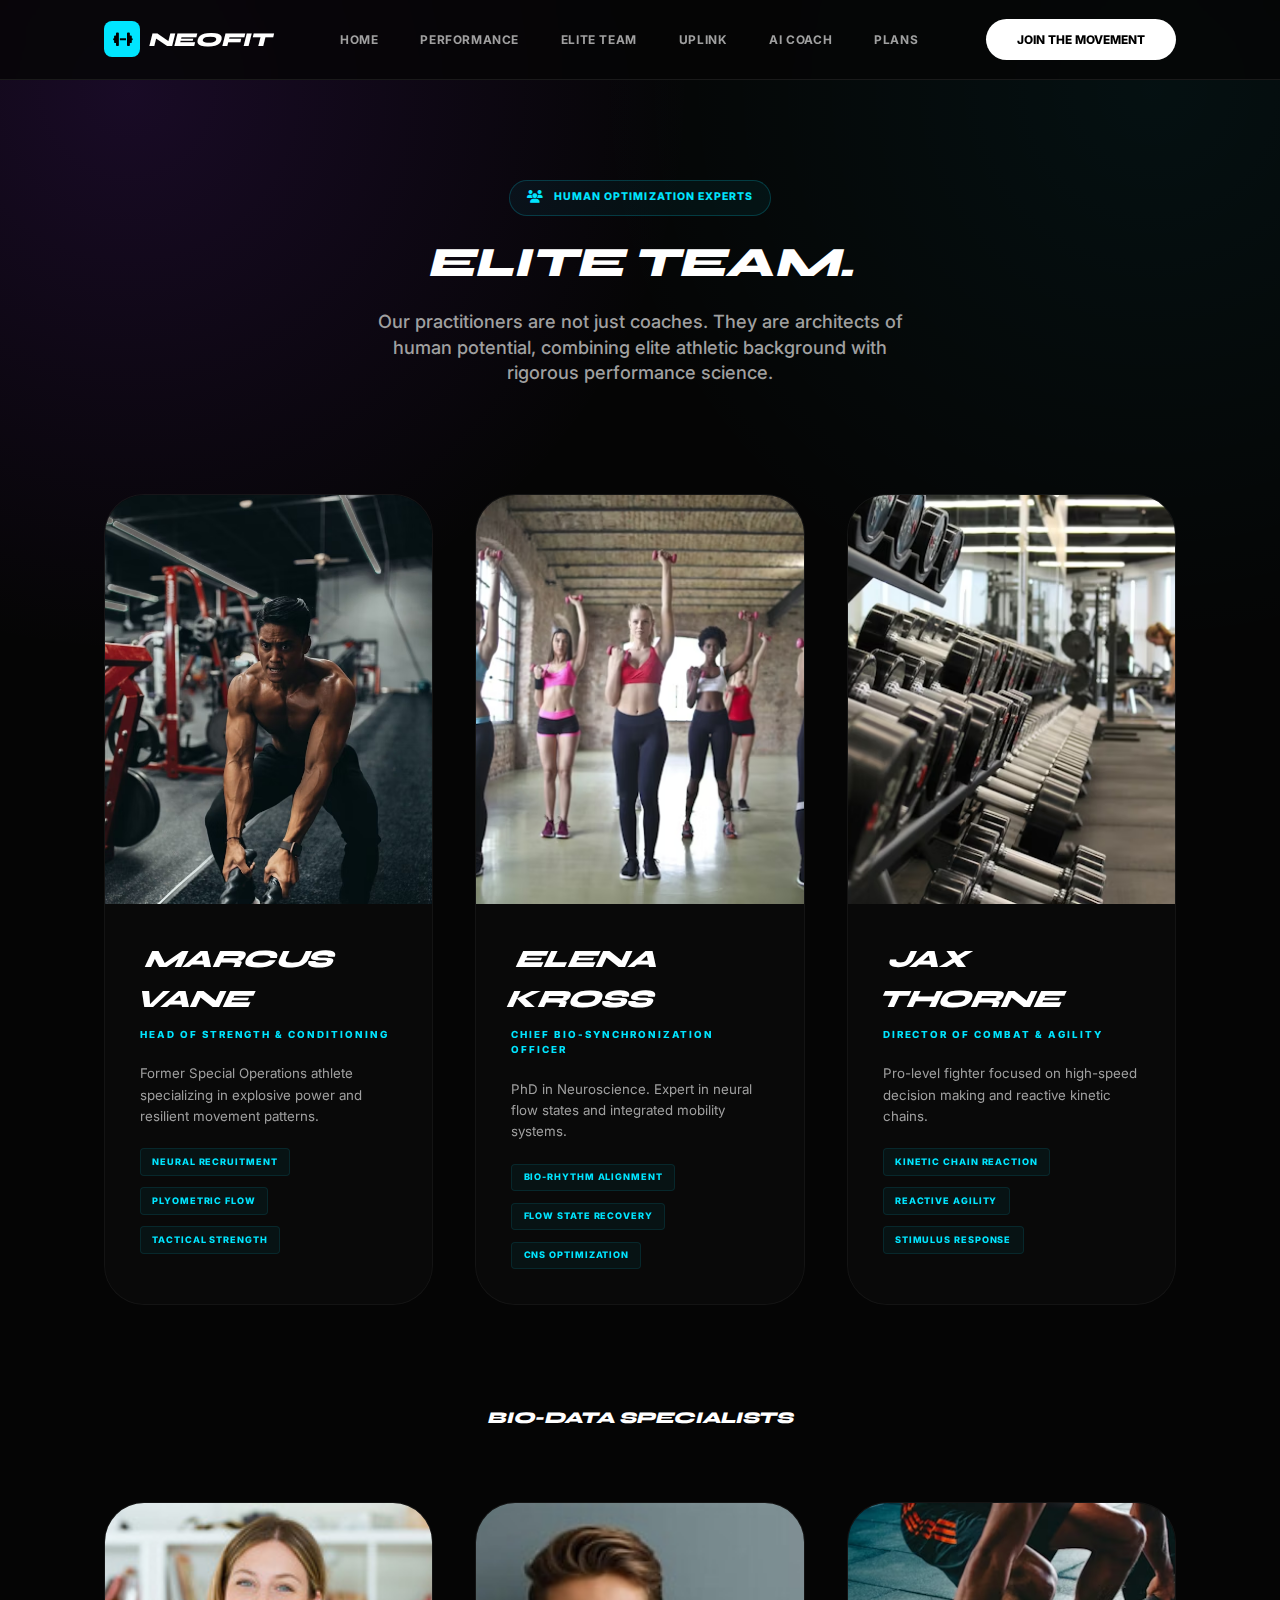
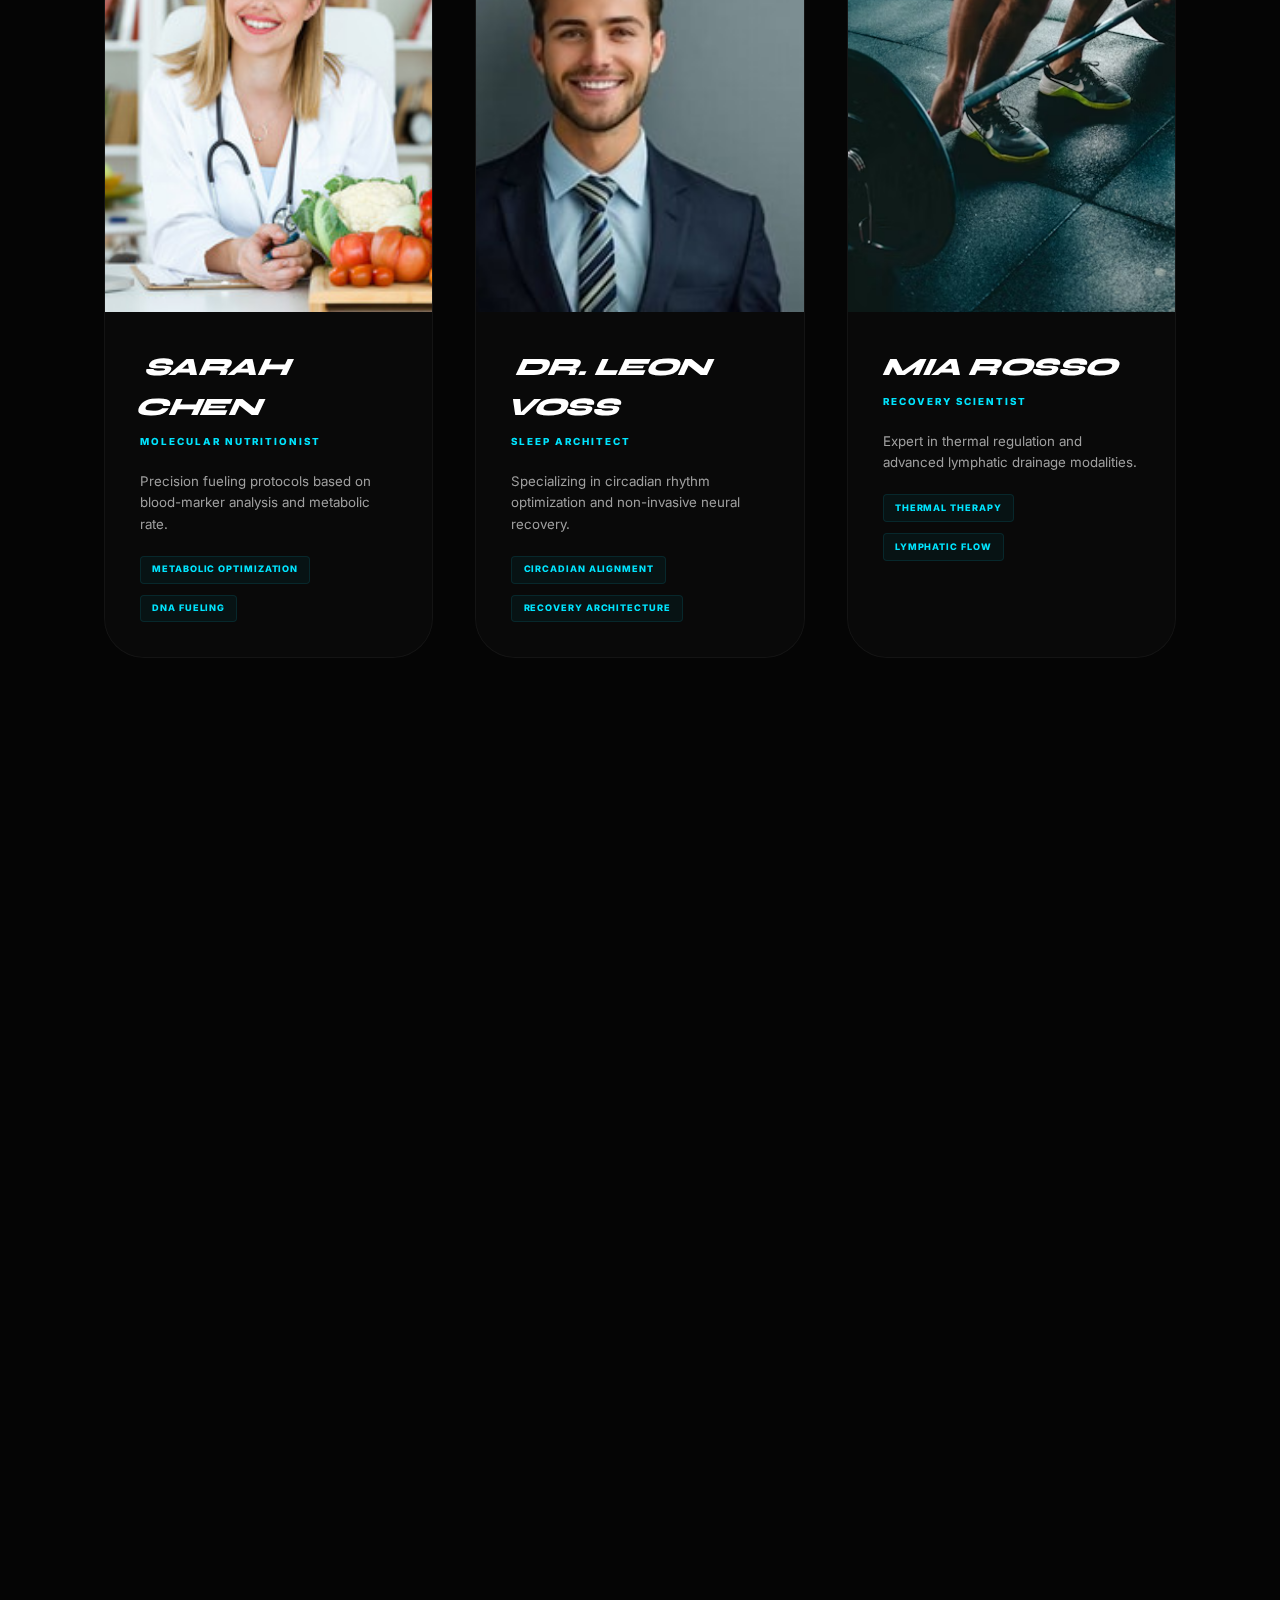
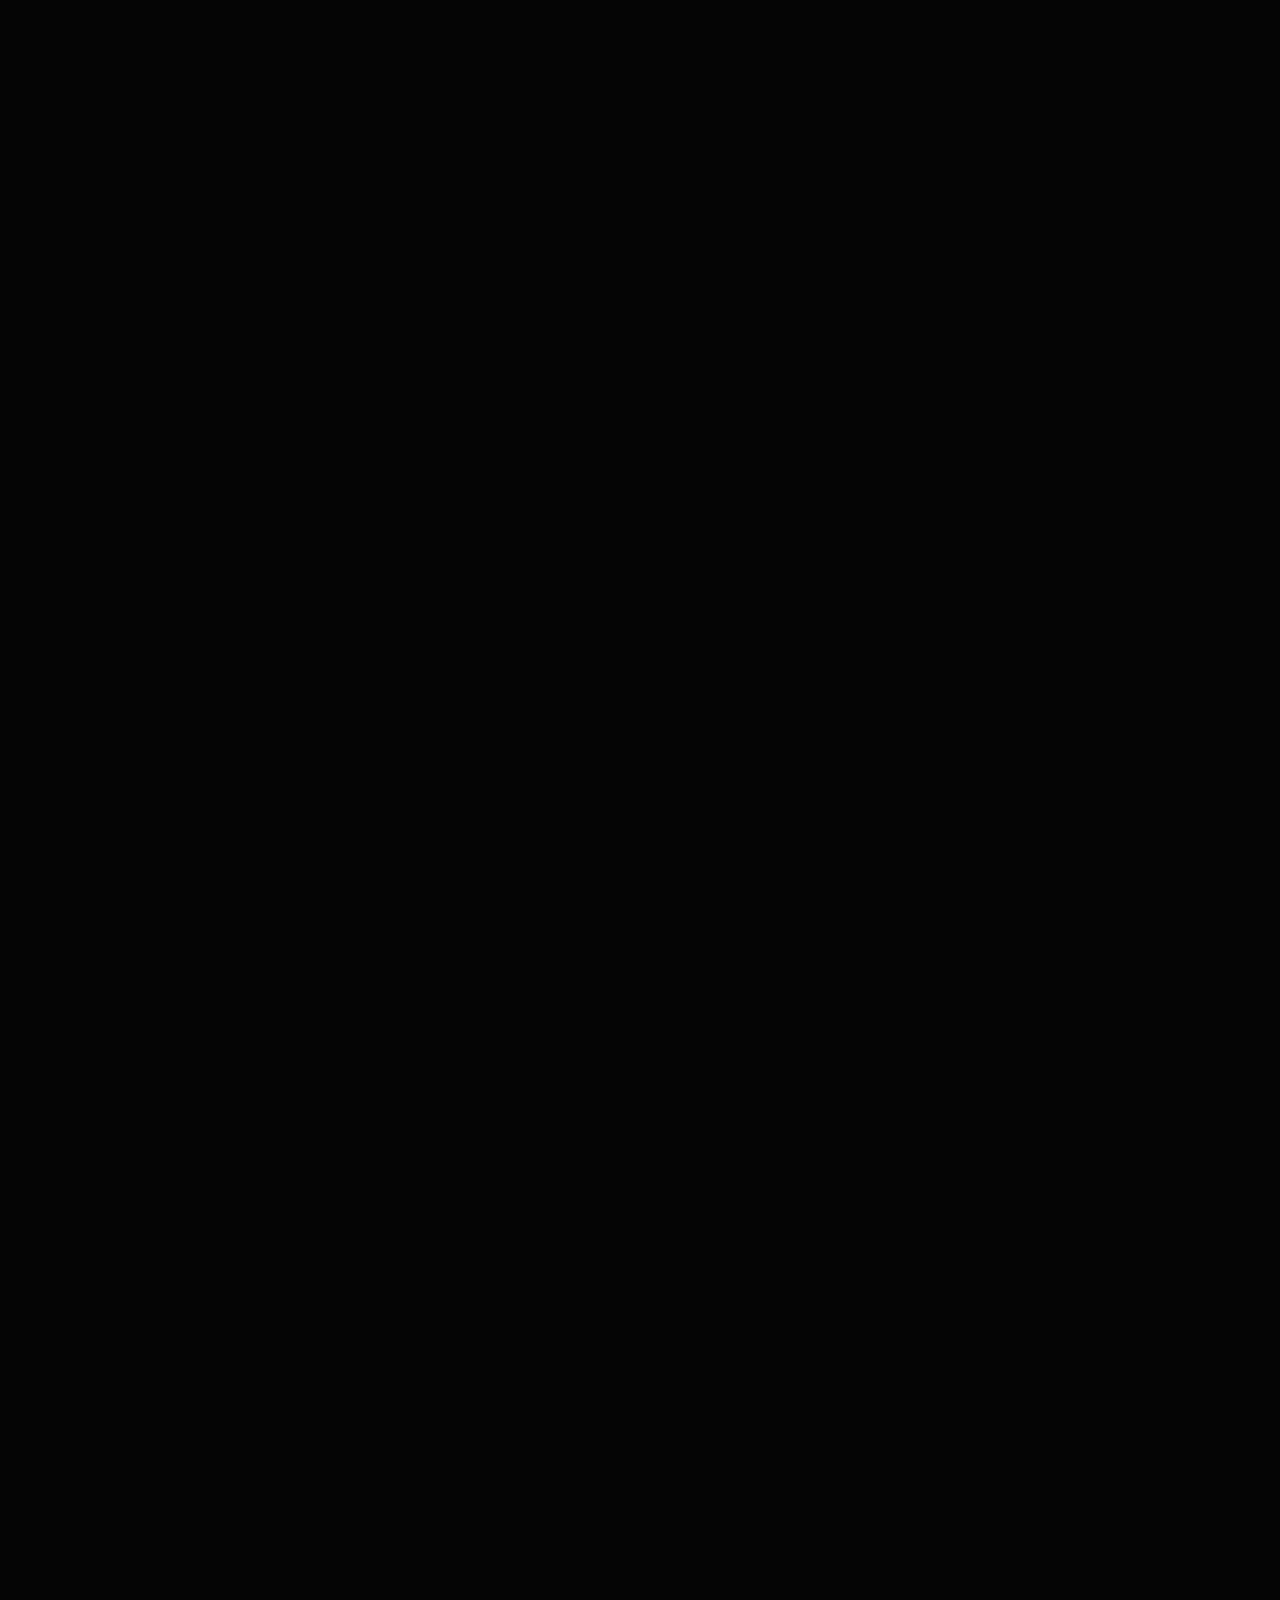
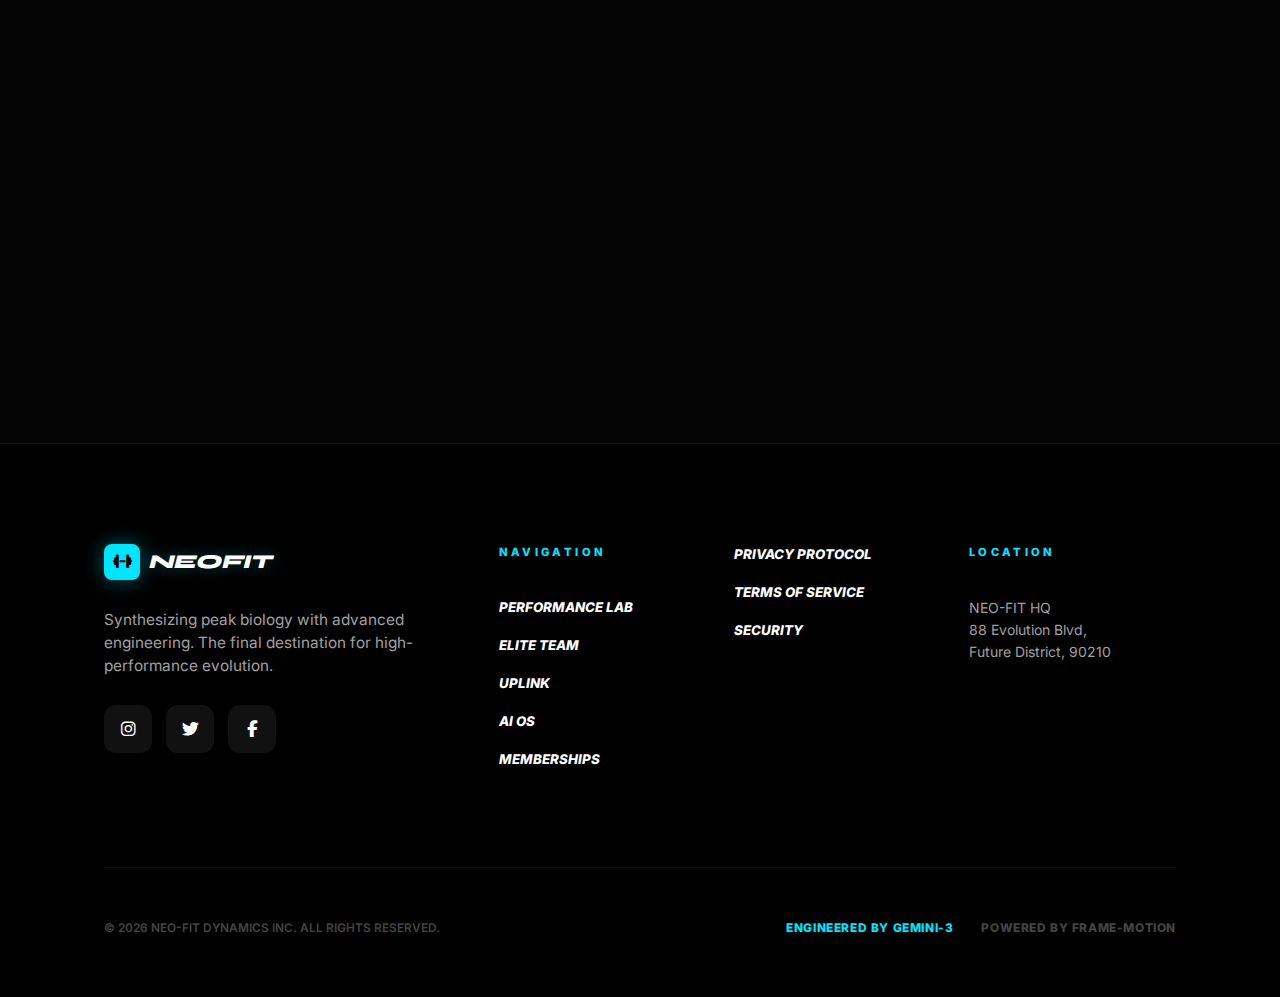
<file: team.html>
<!DOCTYPE html>
<html lang="en">

<head>
    <meta charset="UTF-8">
    <meta name="viewport" content="width=device-width, initial-scale=1.0">
    <title>Elite Team | NEOFIT</title>
    <meta name="description" content="Meet the high-performance practitioners and scientists at NEOFIT.">
    <link rel="preconnect" href="https://fonts.googleapis.com">
    <link rel="preconnect" href="https://fonts.gstatic.com" crossorigin>
    <link
        href="https://fonts.googleapis.com/css2?family=Outfit:wght@400;600;800;900&family=Syne:wght@700;800&family=Inter:wght@300;400;500;700&display=swap"
        rel="stylesheet">
    <link rel="stylesheet" href="https://cdnjs.cloudflare.com/ajax/libs/font-awesome/6.5.1/css/all.min.css">
    <link rel="stylesheet" href="style.css">
</head>

<body>
    <!-- NAVIGATION INTERFACE -->
    <header class="navbar">
        <div class="container">
            <a href="index.html" class="logo">
                <div class="logo-square">
                    <i class="fas fa-dumbbell"></i>
                </div>
                <div class="logo-text">
                    <span class="neofit">NEOFIT</span>
                </div>
            </a>
            <nav class="nav-links">
                <a href="index.html">HOME</a>
                <a href="performance.html">PERFORMANCE</a>
                <a href="team.html" class="active">ELITE TEAM</a>
                <a href="contact.html">UPLINK</a>
                <a href="index.html#ai-coach">AI COACH</a>
                <a href="index.html#pricing">PLANS</a>
            </nav>
            <a href="join.html" class="btn btn-pill-white">JOIN THE MOVEMENT</a>
            <button class="mobile-menu-btn">
                <span></span>
                <span></span>
                <span></span>
            </button>
        </div>
    </header>

    <main>
        <!-- TEAM HERO -->
        <section class="team-hero">
            <div class="container">
                <div class="performance-badge">
                    <i class="fas fa-users"></i>
                    <span>HUMAN OPTIMIZATION EXPERTS</span>
                </div>
                <h1 class="massive-title italic">ELITE TEAM.</h1>
                <p class="hero-description" style="margin: 2rem auto;">
                    Our practitioners are not just coaches. They are architects of human potential, combining elite
                    athletic background with rigorous performance science.
                </p>
            </div>
        </section>

        <!-- COACHES GRID -->
        <section class="team-grid-section">
            <div class="container">
                <div class="team-showcase-grid">
                    <div class="team-member-card">
                        <div class="member-image">
                            <img src="_resource/img/team/marcus.png" alt="Marcus Vane">
                            <div class="member-overlay">
                                <div class="member-socials">
                                    <a href="#"><i class="fab fa-instagram"></i></a>
                                    <a href="#"><i class="fab fa-twitter"></i></a>
                                </div>
                            </div>
                        </div>
                        <div class="member-info">
                            <h3 class="italic skew-italic">MARCUS VANE</h3>
                            <span class="member-role">HEAD OF STRENGTH & CONDITIONING</span>
                            <p class="member-bio">Former Special Operations athlete specializing in explosive power and
                                resilient movement patterns.</p>
                            <div class="member-specialties">
                                <span class="specialty-tag">NEURAL RECRUITMENT</span>
                                <span class="specialty-tag">PLYOMETRIC FLOW</span>
                                <span class="specialty-tag">TACTICAL STRENGTH</span>
                            </div>
                        </div>
                    </div>

                    <div class="team-member-card highlight">
                        <div class="member-image">
                            <img src="_resource/img/team/Elena.png" alt="Elena Kross">
                            <div class="member-overlay">
                                <div class="member-socials">
                                    <a href="#"><i class="fab fa-instagram"></i></a>
                                    <a href="#"><i class="fab fa-twitter"></i></a>
                                </div>
                            </div>
                        </div>
                        <div class="member-info">
                            <h3 class="italic skew-italic">ELENA KROSS</h3>
                            <span class="member-role">CHIEF BIO-SYNCHRONIZATION OFFICER</span>
                            <p class="member-bio">PhD in Neuroscience. Expert in neural flow states and integrated
                                mobility systems.</p>
                            <div class="member-specialties">
                                <span class="specialty-tag">BIO-RHYTHM ALIGNMENT</span>
                                <span class="specialty-tag">FLOW STATE RECOVERY</span>
                                <span class="specialty-tag">CNS OPTIMIZATION</span>
                            </div>
                        </div>
                    </div>

                    <div class="team-member-card">
                        <div class="member-image">
                            <img src="_resource/img/team/Jax.png" alt="Jax Thorne">
                            <div class="member-overlay">
                                <div class="member-socials">
                                    <a href="#"><i class="fab fa-instagram"></i></a>
                                    <a href="#"><i class="fab fa-twitter"></i></a>
                                </div>
                            </div>
                        </div>
                        <div class="member-info">
                            <h3 class="italic skew-italic">JAX THORNE</h3>
                            <span class="member-role">DIRECTOR OF COMBAT & AGILITY</span>
                            <p class="member-bio">Pro-level fighter focused on high-speed decision making and reactive
                                kinetic chains.</p>
                            <div class="member-specialties">
                                <span class="specialty-tag">KINETIC CHAIN REACTION</span>
                                <span class="specialty-tag">REACTIVE AGILITY</span>
                                <span class="specialty-tag">STIMULUS RESPONSE</span>
                            </div>
                        </div>
                    </div>
                </div>

                <!-- SPECIALISTS SUB-GRID -->
                <div class="section-title-center" style="margin-top: 100px;">
                    <h3 class="italic">BIO-DATA SPECIALISTS</h3>
                </div>

                <div class="team-showcase-grid">
                    <div class="team-member-card">
                        <div class="member-image">
                            <img src="_resource/img/team/Sarah.png" alt="Sarah Chen">
                            <div class="member-overlay">
                                <div class="member-socials">
                                    <a href="#"><i class="fab fa-instagram"></i></a>
                                    <a href="#"><i class="fab fa-twitter"></i></a>
                                </div>
                            </div>
                        </div>
                        <div class="member-info">
                            <h3 class="italic skew-italic">SARAH CHEN</h3>
                            <span class="member-role">MOLECULAR NUTRITIONIST</span>
                            <p class="member-bio">Precision fueling protocols based on blood-marker analysis and
                                metabolic rate.</p>
                            <div class="member-specialties">
                                <span class="specialty-tag">METABOLIC OPTIMIZATION</span>
                                <span class="specialty-tag">DNA FUELING</span>
                            </div>
                        </div>
                    </div>
                    <div class="team-member-card">
                        <div class="member-image">
                            <img src="_resource/img/team/Leon.png" alt="Dr. Leon Voss">
                            <div class="member-overlay">
                                <div class="member-socials">
                                    <a href="#"><i class="fab fa-instagram"></i></a>
                                    <a href="#"><i class="fab fa-twitter"></i></a>
                                </div>
                            </div>
                        </div>
                        <div class="member-info">
                            <h3 class="italic skew-italic">DR. LEON VOSS</h3>
                            <span class="member-role">SLEEP ARCHITECT</span>
                            <p class="member-bio">Specializing in circadian rhythm optimization and non-invasive neural
                                recovery.</p>
                            <div class="member-specialties">
                                <span class="specialty-tag">CIRCADIAN ALIGNMENT</span>
                                <span class="specialty-tag">RECOVERY ARCHITECTURE</span>
                            </div>
                        </div>
                    </div>
                    <div class="team-member-card">
                        <div class="member-image">
                            <img src="_resource/img/index/sec02/cyber.png" alt="Mia Rosso">
                            <div class="member-overlay">
                                <div class="member-socials">
                                    <a href="#"><i class="fab fa-instagram"></i></a>
                                    <a href="#"><i class="fab fa-twitter"></i></a>
                                </div>
                            </div>
                        </div>
                        <div class="member-info">
                            <h3 class="italic skew-italic">MIA ROSSO</h3>
                            <span class="member-role">RECOVERY SCIENTIST</span>
                            <p class="member-bio">Expert in thermal regulation and advanced lymphatic drainage
                                modalities.</p>
                            <div class="member-specialties">
                                <span class="specialty-tag">THERMAL THERAPY</span>
                                <span class="specialty-tag">LYMPHATIC FLOW</span>
                            </div>
                        </div>
                    </div>
                </div>
            </div>
        </section>

        <!-- CORE PROTOCOLS -->
        <section class="protocols-section">
            <div class="container">
                <div class="section-title-center">
                    <h2 class="massive-title italic skew-italic">PERFORMANCE PROTOCOLS</h2>
                    <p class="subtitle">A technical breakdown of the NEOFIT daily operative procedure.</p>
                </div>

                <div class="protocol-grid">
                    <div class="protocol-card">
                        <div class="protocol-image">
                            <img src="_resource/img/index/sec01/hero.png" alt="Morning Priming">
                        </div>
                        <div class="protocol-card-content">
                            <div class="protocol-icon"><i class="fas fa-sun"></i></div>
                            <h3>MORNING PRIMING</h3>
                            <ul>
                                <li>Circadian rhythm alignment (Blue light therapy)</li>
                                <li>CNS activation through controlled oscillation</li>
                                <li>Cognitive load preparation (Flow-state induction)</li>
                            </ul>
                        </div>
                    </div>

                    <div class="protocol-card">
                        <div class="protocol-image">
                            <img src="_resource/img/index/sec02/strike.png" alt="Training Execution">
                        </div>
                        <div class="protocol-card-content">
                            <div class="protocol-icon"><i class="fas fa-dumbbell"></i></div>
                            <h3>TRAINING EXECUTION</h3>
                            <ul>
                                <li>Biometric-adjusted mechanical loading</li>
                                <li>Real-time neural fatigue monitoring</li>
                                <li>Integrated kinetic chain synchronization</li>
                            </ul>
                        </div>
                    </div>

                    <div class="protocol-card">
                        <div class="protocol-image">
                            <img src="_resource/img/common/infrastructure.png" alt="Recovery Protocol">
                        </div>
                        <div class="protocol-card-content">
                            <div class="protocol-icon"><i class="fas fa-moon"></i></div>
                            <h3>RECOVERY PROTOCOL</h3>
                            <ul>
                                <li>Hyperbaric oxygen saturation infusion</li>
                                <li>Cryo-dynamic inflammation management</li>
                                <li>Neural-sync deep sleep architecture</li>
                            </ul>
                        </div>
                    </div>
                </div>
            </div>
            <!-- PHILOSOPHY SECTION -->
            <section class="team-philosophy">
                <div class="container">
                    <div class="philosophy-grid">
                        <div class="philosophy-visual">
                            <img src="_resource/img/common/infrastructure.png" alt="Training Center">
                        </div>
                        <div class="philosophy-content">
                            <h2 class="massive-title italic skew-italic">THE <br> STANDARD.</h2>
                            <p class="philosophy-text">Every member of the NEOFIT team undergoes continuous testing and
                                training in our Performance Lab. We don't just teach the science; we live it.</p>
                            <div class="philosophy-stats">
                                <div class="p-stat">
                                    <span class="p-value">15k+</span>
                                    <span class="p-label">HOURS LOGGED</span>
                                </div>
                                <div class="p-stat">
                                    <span class="p-value">100%</span>
                                    <span class="p-label">ELITE SUCCESS</span>
                                </div>
                            </div>
                        </div>
                    </div>
                </div>
            </section>

            <!-- SCIENTIFIC ADVISORY BOARD -->
            <section class="advisory-board">
                <div class="container">
                    <div class="section-title-center">
                        <h2 class="italic skew-italic">ADVISORY BOARD</h2>
                        <p class="subtitle">The minds governing our performance protocols.</p>
                    </div>

                    <div class="board-grid">
                        <div class="board-item">
                            <div class="board-meta">
                                <span class="board-name">PROF. JULIAN HARDT</span>
                                <span class="board-org">OXFORD NEUROSCIENCE</span>
                            </div>
                            <p class="board-focus">Neural Plasticity & Skill Acquisition</p>
                        </div>
                        <div class="board-item">
                            <div class="board-meta">
                                <span class="board-name">DR. ANIKA REED</span>
                                <span class="board-org">STANFORD BIO-ENGINEERING</span>
                            </div>
                            <p class="board-focus">Kinetic Energy Transfer & Joint Longevity</p>
                        </div>
                        <div class="board-item">
                            <div class="board-meta">
                                <span class="board-name">COMMANDER S. BLAKE</span>
                                <span class="board-org">EX-NAVY SEAL / HUMAN OPTIMIZATION</span>
                            </div>
                            <p class="board-focus">Resilience & Psychological Conditioning</p>
                        </div>
                    </div>
                </div>
            </section>

            <!-- RECRUITMENT CTA -->
            <section class="team-cta">
                <div class="container">
                    <div class="team-cta-box">
                        <h2 class="italic">JOIN THE COMMAND</h2>
                        <p>Are you a practitioner of high-science performance? We are looking for the next generation of
                            architects.</p>
                        <a href="#" class="btn btn-pill-white">APPLY FOR ACADEMY</a>
                    </div>
                </div>
            </section>
    </main>

    <!-- SYSTEM FOOTER -->
    <footer class="footer">
        <div class="container">
            <div class="footer-grid">
                <div class="footer-brand">
                    <a href="index.html" class="logo footer-logo">
                        <div class="logo-square"><i class="fas fa-dumbbell"></i></div>
                        <div class="logo-text"><span class="neofit">NEOFIT</span></div>
                    </a>
                    <p class="footer-tagline">Synthesizing peak biology with advanced engineering. The final destination
                        for high-performance evolution.</p>
                    <div class="social-links-grid">
                        <a href="#" class="social-btn"><i class="fab fa-instagram"></i></a>
                        <a href="#" class="social-btn"><i class="fab fa-twitter"></i></a>
                        <a href="#" class="social-btn"><i class="fab fa-facebook-f"></i></a>
                    </div>
                </div>

                <div class="footer-nav">
                    <div class="link-col">
                        <h4 class="footer-title">NAVIGATION</h4>
                        <a href="performance.html" class="nav-link-italic">PERFORMANCE LAB</a>
                        <a href="team.html" class="nav-link-italic">ELITE TEAM</a>
                        <a href="contact.html" class="nav-link-italic">UPLINK</a>
                        <a href="index.html#ai-coach" class="nav-link-italic">AI OS</a>
                        <a href="index.html#pricing" class="nav-link-italic">MEMBERSHIPS</a>
                    </div>
                    <div class="link-col">
                        <a href="privacy.html" class="nav-link-italic">PRIVACY PROTOCOL</a>
                        <a href="terms.html" class="nav-link-italic">TERMS OF SERVICE</a>
                        <a href="security.html" class="nav-link-italic">SECURITY</a>
                    </div>
                    <div class="link-col">
                        <h4 class="footer-title">LOCATION</h4>
                        <p class="location-text">NEO-FIT HQ<br>88 Evolution Blvd,<br>Future District, 90210</p>
                    </div>
                </div>
            </div>

            <div class="footer-bottom">
                <div class="copyright">&copy; 2026 NEO-FIT DYNAMICS INC. ALL RIGHTS RESERVED.</div>
                <div class="credits">
                    <span class="credit-cyan">ENGINEERED BY GEMINI-3</span>
                    <span class="credit-dim">POWERED BY FRAME-MOTION</span>
                </div>
            </div>
        </div>
    </footer>

    <script src="script.js"></script>
</body>

</html>
</file>
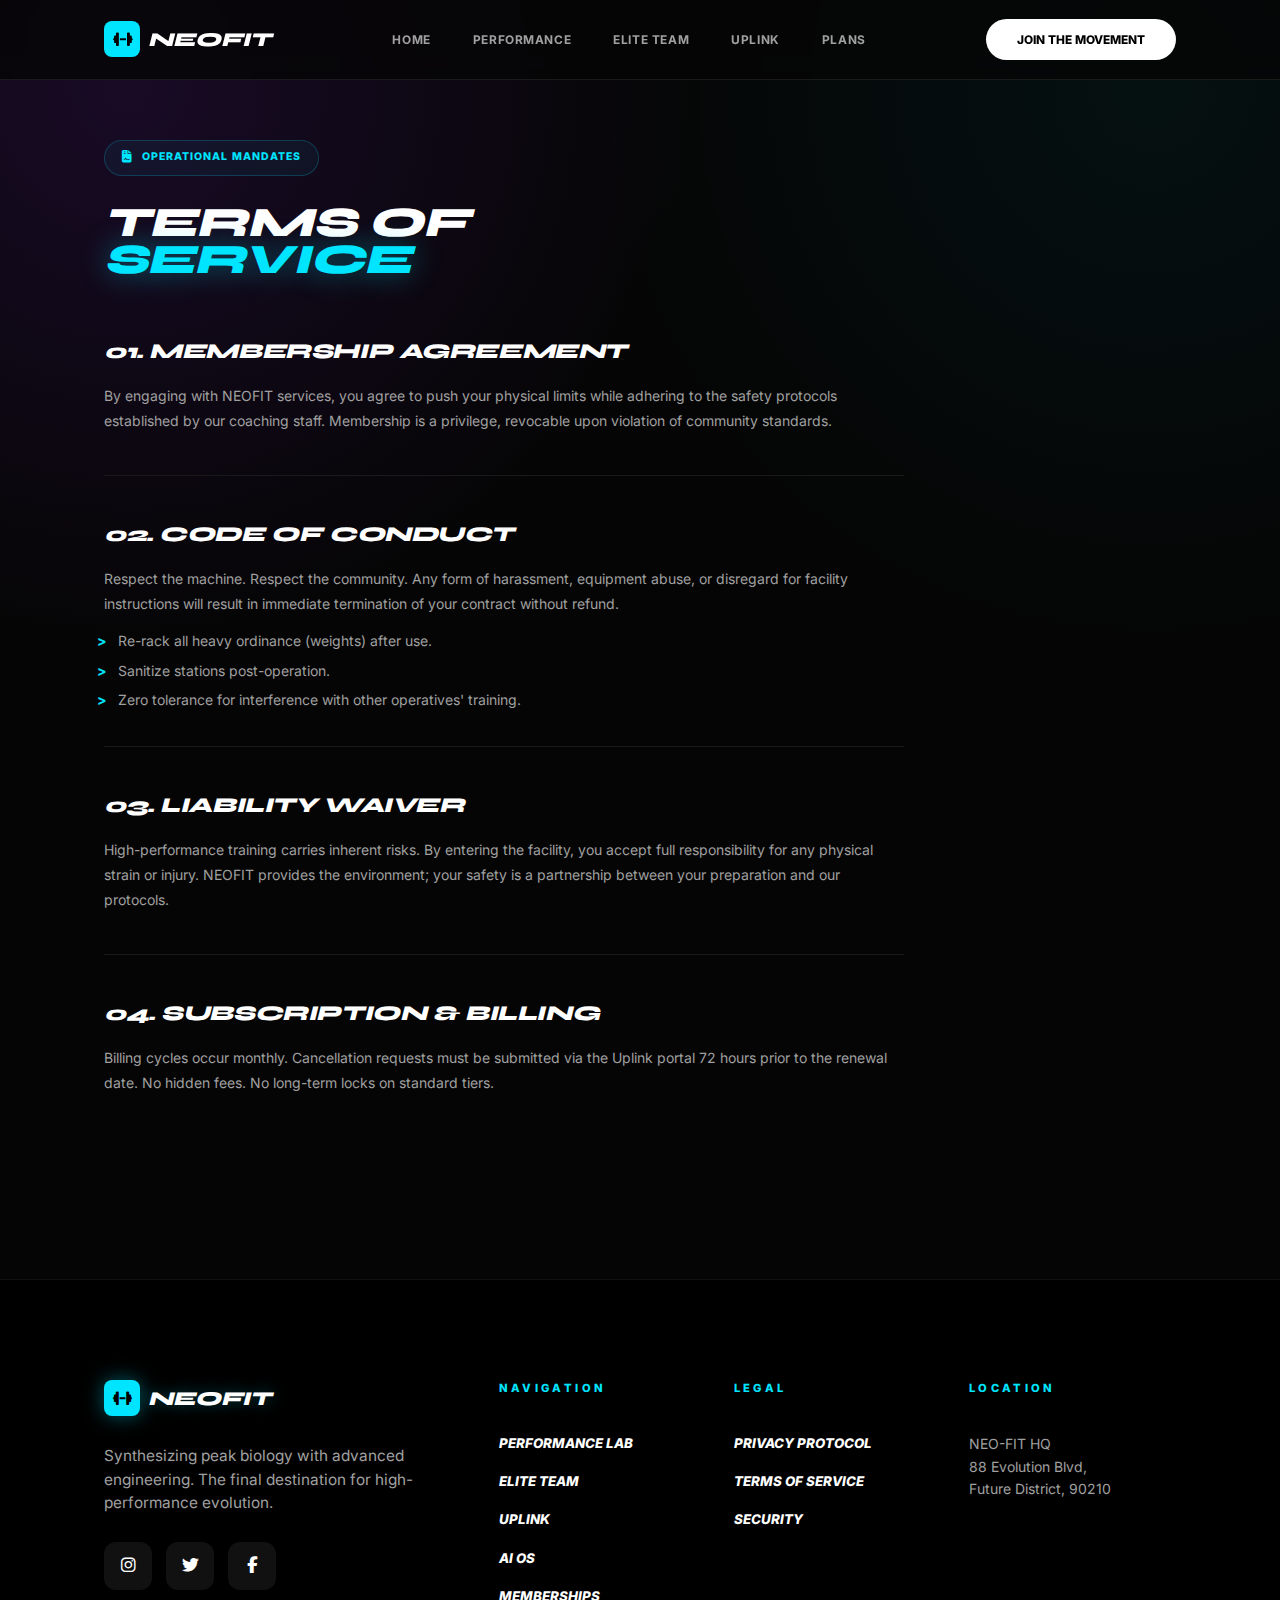
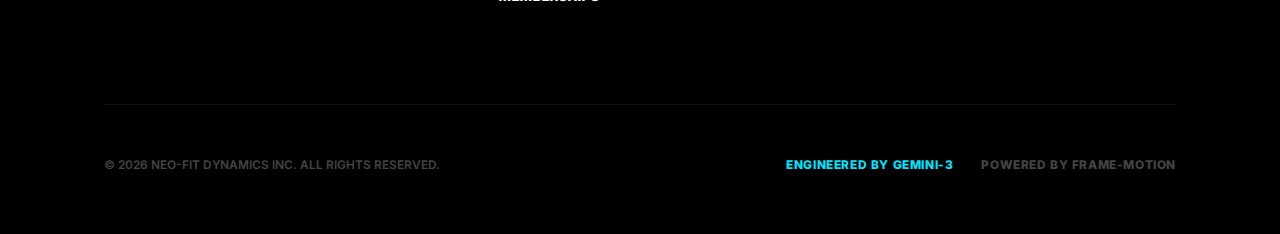
<file: terms.html>
<!DOCTYPE html>
<html lang="en">

<head>
    <meta charset="UTF-8">
    <meta name="viewport" content="width=device-width, initial-scale=1.0">
    <title>Terms of Service | NEOFIT</title>
    <meta name="description" content="Operational mandates and liability agreements for NEOFIT members.">
    <link rel="preconnect" href="https://fonts.googleapis.com">
    <link rel="preconnect" href="https://fonts.gstatic.com" crossorigin>
    <link
        href="https://fonts.googleapis.com/css2?family=Outfit:wght@400;600;800;900&family=Syne:wght@700;800&family=Inter:wght@300;400;500;700&display=swap"
        rel="stylesheet">
    <link rel="stylesheet" href="https://cdnjs.cloudflare.com/ajax/libs/font-awesome/6.5.1/css/all.min.css">
    <link rel="stylesheet" href="style.css">
    <style>
        .legal-section {
            padding-top: calc(var(--nav-height) + 60px);
            padding-bottom: 100px;
        }

        .legal-content {
            margin-top: 4rem;
            max-width: 800px;
        }

        .legal-block {
            margin-bottom: 3rem;
            border-bottom: 1px solid #1a1a1a;
            padding-bottom: 2rem;
        }

        .legal-block:last-child {
            border-bottom: none;
        }

        .legal-block h3 {
            color: white;
            margin-bottom: 1rem;
            font-size: 1.5rem;
        }

        .legal-block p {
            color: var(--text-dim);
            line-height: 1.8;
            margin-bottom: 1rem;
        }

        .legal-block ul {
            list-style: none;
            margin-left: 1rem;
            color: var(--text-dim);
        }

        .legal-block ul li {
            margin-bottom: 0.5rem;
            position: relative;
        }

        .legal-block ul li::before {
            content: '>';
            color: var(--primary-cyan);
            position: absolute;
            left: -1.5rem;
            font-weight: bold;
        }
    </style>
</head>

<body>
    <!-- NAVIGATION INTERFACE -->
    <header class="navbar">
        <div class="container">
            <a href="index.html" class="logo">
                <div class="logo-square">
                    <i class="fas fa-dumbbell"></i>
                </div>
                <div class="logo-text">
                    <span class="neofit">NEOFIT</span>
                </div>
            </a>
            <nav class="nav-links">
                <a href="index.html">HOME</a>
                <a href="performance.html">PERFORMANCE</a>
                <a href="team.html">ELITE TEAM</a>
                <a href="contact.html">UPLINK</a>
                <a href="index.html#pricing">PLANS</a>
            </nav>
            <a href="join.html" class="btn btn-pill-white">JOIN THE MOVEMENT</a>
            <button class="mobile-menu-btn">
                <span></span>
                <span></span>
                <span></span>
            </button>
        </div>
    </header>

    <main>
        <section class="legal-section">
            <div class="container">
                <div class="performance-badge">
                    <i class="fas fa-file-contract"></i>
                    <span>OPERATIONAL MANDATES</span>
                </div>
                <h1 class="massive-title italic">TERMS OF <br><span class="cyan-glow-text">SERVICE</span></h1>

                <div class="legal-content">
                    <div class="legal-block">
                        <h3 class="italic">01. MEMBERSHIP AGREEMENT</h3>
                        <p>By engaging with NEOFIT services, you agree to push your physical limits while adhering to
                            the safety protocols established by our coaching staff. Membership is a privilege, revocable
                            upon violation of community standards.</p>
                    </div>

                    <div class="legal-block">
                        <h3 class="italic">02. CODE OF CONDUCT</h3>
                        <p>Respect the machine. Respect the community. Any form of harassment, equipment abuse, or
                            disregard for facility instructions will result in immediate termination of your contract
                            without refund.</p>
                        <ul>
                            <li>Re-rack all heavy ordinance (weights) after use.</li>
                            <li>Sanitize stations post-operation.</li>
                            <li>Zero tolerance for interference with other operatives' training.</li>
                        </ul>
                    </div>

                    <div class="legal-block">
                        <h3 class="italic">03. LIABILITY WAIVER</h3>
                        <p>High-performance training carries inherent risks. By entering the facility, you accept full
                            responsibility for any physical strain or injury. NEOFIT provides the environment; your
                            safety is a partnership between your preparation and our protocols.</p>
                    </div>

                    <div class="legal-block">
                        <h3 class="italic">04. SUBSCRIPTION & BILLING</h3>
                        <p>Billing cycles occur monthly. Cancellation requests must be submitted via the Uplink portal
                            72 hours prior to the renewal date. No hidden fees. No long-term locks on standard tiers.
                        </p>
                    </div>
                </div>
            </div>
        </section>
    </main>

    <!-- SYSTEM FOOTER -->
    <footer class="footer">
        <div class="container">
            <div class="footer-grid">
                <div class="footer-brand">
                    <a href="index.html" class="logo footer-logo">
                        <div class="logo-square"><i class="fas fa-dumbbell"></i></div>
                        <div class="logo-text"><span class="neofit">NEOFIT</span></div>
                    </a>
                    <p class="footer-tagline">Synthesizing peak biology with advanced engineering. The final destination
                        for high-performance evolution.</p>
                    <div class="social-links-grid">
                        <a href="#" class="social-btn"><i class="fab fa-instagram"></i></a>
                        <a href="#" class="social-btn"><i class="fab fa-twitter"></i></a>
                        <a href="#" class="social-btn"><i class="fab fa-facebook-f"></i></a>
                    </div>
                </div>

                <div class="footer-nav">
                    <div class="link-col">
                        <h4 class="footer-title">NAVIGATION</h4>
                        <a href="performance.html" class="nav-link-italic">PERFORMANCE LAB</a>
                        <a href="team.html" class="nav-link-italic">ELITE TEAM</a>
                        <a href="contact.html" class="nav-link-italic">UPLINK</a>
                        <a href="index.html#ai-coach" class="nav-link-italic">AI OS</a>
                        <a href="index.html#pricing" class="nav-link-italic">MEMBERSHIPS</a>
                    </div>
                    <div class="link-col">
                        <h4 class="footer-title">LEGAL</h4>
                        <a href="privacy.html" class="nav-link-italic">PRIVACY PROTOCOL</a>
                        <a href="terms.html" class="nav-link-italic">TERMS OF SERVICE</a>
                        <a href="security.html" class="nav-link-italic">SECURITY</a>
                    </div>
                    <div class="link-col">
                        <h4 class="footer-title">LOCATION</h4>
                        <p class="location-text">NEO-FIT HQ<br>88 Evolution Blvd,<br>Future District, 90210</p>
                    </div>
                </div>
            </div>

            <div class="footer-bottom">
                <div class="copyright">&copy; 2026 NEO-FIT DYNAMICS INC. ALL RIGHTS RESERVED.</div>
                <div class="credits">
                    <span class="credit-cyan">ENGINEERED BY GEMINI-3</span>
                    <span class="credit-dim">POWERED BY FRAME-MOTION</span>
                </div>
            </div>
        </div>
    </footer>

    <script src="script.js"></script>
</body>

</html>
</file>
<file: style.css>
:root {
    --bg-color: #050505;
    --card-bg: #0f0f0f;
    --primary-cyan: #00e5ff;
    --text-main: #ffffff;
    --text-dim: #a0a0a0;
    --accent-glow: rgba(0, 229, 255, 0.4);
    --border-color: #1a1a1a;
    --nav-height: 80px;
}

html {
    font-size: 14px;
}

* {
    margin: 0;
    padding: 0;
    box-sizing: border-box;
}

body {
    background-color: var(--bg-color);
    background-image:
        radial-gradient(circle at 10% 10%, rgba(138, 43, 226, 0.15) 0%, transparent 40%),
        radial-gradient(circle at 90% 10%, rgba(0, 229, 255, 0.05) 0%, transparent 40%);
    background-attachment: fixed;
    color: var(--text-main);
    font-family: 'Inter', sans-serif;
    line-height: 1.6;
    overflow-x: hidden;
}

h1,
h2,
h3,
.logo {
    font-family: 'Syne', sans-serif;
    font-weight: 800;
    text-transform: uppercase;
    letter-spacing: -0.02em;
}

.italic {
    font-style: italic;
}

.skew-italic {
    transform: skewX(-12deg);
    display: inline-block;
}

.massive-title {
    font-size: 3rem;
    line-height: 0.9;
    letter-spacing: -0.02em;
}

.text-center {
    text-align: center;
}

.container {
    max-width: 1200px;
    margin: 0 auto;
    padding: 0 5%;
}

/* Navbar */
.navbar {
    height: var(--nav-height);
    display: flex;
    align-items: center;
    position: fixed;
    top: 0;
    width: 100%;
    z-index: 1000;
    backdrop-filter: blur(10px);
    background: rgba(5, 5, 5, 0.8);
    border-bottom: 1px solid var(--border-color);
}

.navbar .container {
    display: flex;
    justify-content: space-between;
    align-items: center;
    width: 100%;
}

.logo {
    display: flex;
    align-items: center;
    gap: 0.6rem;
    text-decoration: none;
}

.logo-square {
    width: 36px;
    height: 36px;
    background: var(--primary-cyan);
    border-radius: 8px;
    display: flex;
    align-items: center;
    justify-content: center;
    color: black;
    font-size: 1.1rem;
}

.logo-text {
    display: flex;
    align-items: center;
    font-size: 1.6rem;
    font-weight: 800;
}

.logo-text .neofit {
    color: white;
    font-style: italic;
    font-size: 1.4rem;
}

.nav-links {
    display: flex;
    gap: 3rem;
    align-items: center;
}

.nav-links a {
    text-decoration: none;
    color: var(--text-dim);
    font-size: 0.85rem;
    font-weight: 700;
    transition: color 0.3s;
    letter-spacing: 0.05em;
}

.nav-links a:hover {
    color: white;
}

.mobile-menu-btn {
    display: none;
    flex-direction: column;
    gap: 6px;
    background: none;
    border: none;
    cursor: pointer;
    z-index: 1100;
    padding: 10px;
}

.mobile-menu-btn span {
    display: block;
    width: 25px;
    height: 2px;
    background: var(--primary-cyan);
    transition: 0.3s;
}

@media (max-width: 991px) {
    .mobile-menu-btn {
        display: flex;
    }

    .nav-links {
        position: fixed;
        top: 0;
        right: -100%;
        width: 100%;
        height: 100vh;
        background: rgba(5, 5, 5, 0.98);
        backdrop-filter: blur(20px);
        flex-direction: column;
        justify-content: center;
        align-items: center;
        gap: 2.5rem;
        transition: 0.5s cubic-bezier(0.4, 0, 0.2, 1);
        z-index: 1000;
    }

    .nav-links.active {
        right: 0;
    }

    .nav-links a {
        font-size: 1.5rem;
        color: white;
    }

    .mobile-menu-btn.active span:nth-child(1) {
        transform: translateY(8px) rotate(45deg);
    }

    .mobile-menu-btn.active span:nth-child(2) {
        opacity: 0;
    }

    .mobile-menu-btn.active span:nth-child(3) {
        transform: translateY(-8px) rotate(-45deg);
    }
}

/* Hero Section */
.hero {
    position: relative;
    padding-top: calc(var(--nav-height) + 80px);
    padding-bottom: 100px;
    min-height: 80vh;
    display: flex;
    align-items: center;
    overflow: visible;
}

.hero-container {
    max-width: 1400px;
    margin: 0 auto;
    padding: 0 5%;
    display: grid;
    grid-template-columns: 1.1fr 1fr;
    gap: 4rem;
    align-items: center;
}

@media (max-width: 991px) {
    .hero-container {
        grid-template-columns: 1fr;
        text-align: center;
        padding-top: 40px;
    }

    .hero-actions {
        justify-content: center;
    }

    .main-title {
        font-size: 2.5rem;
    }

    .hero-description {
        margin-left: auto;
        margin-right: auto;
    }
}

.performance-badge {
    display: inline-flex;
    align-items: center;
    gap: 0.8rem;
    background: rgba(0, 229, 255, 0.05);
    border: 1px solid rgba(0, 229, 255, 0.2);
    padding: 0.6rem 1.2rem;
    border-radius: 50px;
    margin-bottom: 2rem;
}

.performance-badge i {
    color: var(--primary-cyan);
    font-size: 0.9rem;
}

.performance-badge span {
    color: var(--primary-cyan);
    font-size: 0.75rem;
    font-weight: 800;
    letter-spacing: 0.1em;
}

.main-title {
    font-family: 'Syne', sans-serif;
    font-weight: 800;
    font-size: 3.2rem;
    line-height: 0.8;
    margin-bottom: 2.5rem;
    color: white;
    font-style: italic;
}

.cyan-glow-text {
    color: var(--primary-cyan);
    text-shadow: 0 0 30px rgba(0, 229, 255, 0.4);
}

.hero-description {
    color: var(--text-dim);
    font-size: 1.3rem;
    max-width: 550px;
    line-height: 1.4;
    font-weight: 500;
    margin-bottom: 3rem;
}

.hero-actions {
    display: flex;
    gap: 1.5rem;
}

.btn-hero-cyan {
    background: var(--primary-cyan);
    color: black;
    padding: 1.2rem 2.5rem;
    border-radius: 12px;
    font-weight: 900;
    font-size: 1rem;
    display: flex;
    align-items: center;
    gap: 1rem;
    text-decoration: none;
    transition: all 0.3s;
}

.btn-hero-cyan:hover {
    box-shadow: 0 0 30px var(--accent-glow);
    transform: translateY(-2px);
}

.btn-hero-outline {
    background: transparent;
    border: 1px solid #333;
    color: white;
    padding: 1.2rem 2.5rem;
    border-radius: 12px;
    font-weight: 900;
    font-size: 1rem;
    text-decoration: none;
    transition: all 0.3s;
}

.btn-hero-outline:hover {
    border-color: white;
    background: rgba(255, 255, 255, 0.05);
}

.hero::before {
    display: none;
}

/* Hero Visual */
.hero-visual {
    position: relative;
}

.image-wrapper {
    position: relative;
    width: 100%;
}

.hero-main-img {
    width: 100%;
    border-radius: 24px;
    box-shadow: 0 40px 100px rgba(0, 0, 0, 0.5);
}

.card-bpm {
    top: -20px;
    right: -20px;
    width: 150px;
    background: rgba(20, 20, 20, 0.9);
    backdrop-filter: blur(10px);
    padding: 1.2rem;
}

.bpm-header i {
    color: var(--primary-cyan);
    font-size: 1.2rem;
    margin-bottom: 0.5rem;
    display: block;
}

.bpm-value {
    font-size: 1.8rem;
    font-weight: 900;
    font-family: 'Outfit';
    margin-bottom: 0.2rem;
}

.bpm-value span {
    font-size: 0.7rem;
    color: var(--text-dim);
}

.bpm-label {
    font-size: 0.6rem;
    font-weight: 700;
    color: var(--text-dim);
    letter-spacing: 0.05em;
}

.card-rank {
    bottom: 20px;
    left: -40px;
    display: flex;
    align-items: center;
    gap: 1.2rem;
    padding: 1rem 2rem;
    background: rgba(15, 15, 15, 0.95);
    border: 1px solid #222;
}

.rank-icon {
    width: 48px;
    height: 48px;
    background: var(--primary-cyan);
    border-radius: 50%;
    display: flex;
    align-items: center;
    justify-content: center;
    color: black;
    font-size: 1.2rem;
}

.rank-info .label {
    display: block;
    font-size: 0.6rem;
    color: var(--text-dim);
    font-weight: 700;
    letter-spacing: 0.1em;
}

.rank-info .value {
    display: block;
    font-size: 1.4rem;
    font-weight: 900;
    font-family: 'Outfit';
}

.btn-pill-white {
    padding: 0.8rem 2.2rem;
    border-radius: 50px;
    background: white;
    color: black;
    font-size: 0.85rem;
    font-weight: 800;
    text-decoration: none;
}

.btn-pill-white:hover {
    background: #e0e0e0;
    transform: scale(1.02);
}

.btn-pill-dark {
    padding: 0.8rem 2rem;
    border-radius: 50px;
    background: black;
    border: 1px solid #333;
    color: white;
}

.btn-cyan-glow {
    background: var(--primary-cyan);
    color: black;
    border: none;
    box-shadow: 0 0 30px var(--accent-glow);
}

/* Hero Visual/Cards */
.hero-visual {
    position: relative;
}

.card-floating {
    background: rgba(20, 20, 20, 0.9);
    backdrop-filter: blur(20px);
    border: 1px solid rgba(255, 255, 255, 0.05);
    border-radius: 12px;
    position: absolute;
    z-index: 10;
}

.card-stats {
    top: 50px;
    right: 0;
    width: 300px;
}

.card-stats .card-header {
    display: flex;
    justify-content: space-between;
    margin-bottom: 1.5rem;
}

.card-stats .card-header i {
    color: var(--primary-cyan);
}

.chart-mockup {
    display: flex;
    align-items: flex-end;
    gap: 8px;
    height: 100px;
}

.chart-mockup .bar {
    flex: 1;
    background: #333;
    border-radius: 4px;
}

.chart-mockup .bar.active {
    background: var(--primary-cyan);
}

.card-user {
    bottom: 50px;
    left: 0;
    width: 260px;
}

.user-info {
    display: flex;
    align-items: center;
    gap: 1rem;
}

.avatar-mini {
    width: 40px;
    height: 40px;
    background: var(--primary-cyan);
    border-radius: 8px;
}

.user-info h4 {
    font-size: 0.9rem;
}

.user-info p {
    font-size: 0.75rem;
    color: var(--text-dim);
    margin: 0;
}

.stats-bar {
    background: #000;
    padding: 6rem 0;
    border-top: 1px solid #111;
    border-bottom: 1px solid #111;
}

.stats-bar .container {
    display: grid;
    grid-template-columns: repeat(2, 1fr);
    gap: 3rem;
    text-align: center;
}

@media (min-width: 768px) {
    .stats-bar .container {
        display: flex;
        justify-content: space-around;
    }
}

.stat-item h3 {
    font-size: 2.5rem;
    margin-bottom: 0.5rem;
    line-height: 1;
}

.stat-label {
    color: var(--primary-cyan);
    font-size: 0.7rem;
    font-weight: 700;
    letter-spacing: 0.2em;
    font-family: 'Syne', sans-serif;
}

/* Disciplines Section */
.disciplines {
    padding: 110px 0;
}

.disciplines-header {
    display: flex;
    justify-content: space-between;
    align-items: flex-end;
    margin-bottom: 5rem;
}

.sub-badge {
    color: var(--primary-cyan);
    font-size: 0.75rem;
    font-weight: 800;
    letter-spacing: 0.2em;
    font-family: 'Syne', sans-serif;
    display: block;
    margin-bottom: 1rem;
}

.disciplines-header h2 {
    font-size: 2.2rem;
    line-height: 0.9;
}

.header-right p {
    font-size: 1.1rem;
    color: var(--text-dim);
    max-width: 350px;
    line-height: 1.4;
}

.disciplines-grid {
    display: grid;
    grid-template-columns: repeat(4, 1fr);
    gap: 1.5rem;
}

.discipline-card {
    position: relative;
    height: 400px;
    background-size: cover;
    background-position: center;
    border-radius: 20px;
    overflow: hidden;
    transition: transform 0.4s cubic-bezier(0.175, 0.885, 0.32, 1.275);
    cursor: pointer;
}

.discipline-card:hover {
    transform: translateY(-10px) scale(1.02);
}

.card-overlay {
    position: absolute;
    top: 0;
    left: 0;
    width: 100%;
    height: 100%;
    background: linear-gradient(to bottom, transparent 40%, rgba(0, 0, 0, 0.9) 90%);
    z-index: 1;
}

.card-content {
    position: absolute;
    bottom: 0;
    left: 0;
    width: 100%;
    padding: 2.5rem 2rem;
    z-index: 2;
}

.card-content .category {
    color: var(--primary-cyan);
    font-size: 0.7rem;
    font-weight: 800;
    letter-spacing: 0.1em;
    display: block;
    margin-bottom: 1rem;
}

.card-content h3 {
    font-size: 1.3rem;
    line-height: 1;
    margin-bottom: 2rem;
}

.explore-link {
    color: white;
    text-decoration: none;
    font-size: 0.75rem;
    font-weight: 700;
    letter-spacing: 0.1em;
    display: flex;
    align-items: center;
    gap: 0.5rem;
    opacity: 0.8;
    transition: opacity 0.3s;
}

.discipline-card:hover .explore-link {
    opacity: 1;
}

/* Command Section */
.command {
    padding: 100px 0;
}

.section-title-center {
    text-align: center;
    margin-bottom: 5rem;
}

.section-title-center h2 {
    font-size: 3.2rem;
    margin-bottom: 1.5rem;
}

.section-title-center .subtitle {
    color: var(--text-dim);
    max-width: 600px;
    margin: 0 auto;
    font-size: 1.1rem;
    line-height: 1.5;
}

.coach-grid {
    display: grid;
    grid-template-columns: repeat(auto-fit, minmax(300px, 1fr));
    gap: 2.5rem;
}

.coach-card {
    text-align: left;
}

.coach-image {
    width: 100%;
    height: 450px;
    border-radius: 30px;
    overflow: hidden;
    margin-bottom: 2rem;
}

.coach-image img {
    width: 100%;
    height: 100%;
    object-fit: cover;
    filter: grayscale(100%);
    transition: filter 0.4s, transform 0.4s;
}

.coach-card:hover .coach-image img {
    filter: grayscale(0%);
    transform: scale(1.05);
}

.coach-info h3 {
    font-size: 1.3rem;
    margin-bottom: 0.5rem;
    font-weight: 800;
}

.coach-info .role {
    color: var(--primary-cyan);
    font-size: 0.8rem;
    font-weight: 800;
    letter-spacing: 0.1em;
}

/* AI Strategist Section */
.ai-strategist {
    padding: 120px 0;
    position: relative;
    overflow: hidden;
}

.ai-header {
    display: flex;
    flex-direction: column;
    align-items: center;
    margin-bottom: 5rem;
}

.neural-badge {
    background: rgba(0, 229, 255, 0.05);
    border: 1px solid rgba(0, 229, 255, 0.3);
    color: var(--primary-cyan);
    padding: 0.6rem 1.5rem;
    border-radius: 50px;
    font-size: 0.75rem;
    font-weight: 800;
    letter-spacing: 0.2em;
    display: flex;
    align-items: center;
    gap: 0.8rem;
    margin-bottom: 2rem;
    box-shadow: 0 0 20px rgba(0, 229, 255, 0.1);
}

.ai-header .massive-title {
    margin-bottom: 1.5rem;
}

.ai-header .subtitle {
    color: var(--text-dim);
    max-width: 650px;
    text-align: center;
    font-size: 1.1rem;
    line-height: 1.6;
}

.ai-card-wrapper {
    display: flex;
    justify-content: center;
}

.ai-card {
    background: #0d0d0d;
    border: 1px solid #1a1a1a;
    padding: 4rem;
    border-radius: 40px;
    width: 100%;
    max-width: 800px;
    box-shadow: 0 30px 60px rgba(0, 0, 0, 0.5);
}

.ai-form {
    display: grid;
    grid-template-columns: 1fr;
    gap: 2rem;
    margin-bottom: 3rem;
}

@media (min-width: 768px) {
    .ai-form {
        grid-template-columns: 1fr 1fr;
    }
}

.form-group label {
    display: block;
    color: var(--text-dim);
    font-size: 0.7rem;
    font-weight: 800;
    letter-spacing: 0.1em;
    margin-bottom: 1rem;
}

.ai-input {
    background: #050505;
    border: 1px solid #222;
    padding: 1.2rem 1.5rem;
    border-radius: 12px;
    color: white;
    font-size: 0.95rem;
    font-weight: 500;
    width: 100%;
    outline: none;
    transition: all 0.3s;
    appearance: none;
}

.ai-select {
    cursor: pointer;
    background-image: linear-gradient(45deg, transparent 50%, var(--primary-cyan) 50%),
        linear-gradient(135deg, var(--primary-cyan) 50%, transparent 50%);
    background-position: calc(100% - 25px) calc(1.5rem + 2px),
        calc(100% - 20px) calc(1.5rem + 2px);
    background-size: 5px 5px,
        5px 5px;
    background-repeat: no-repeat;
}

.ai-select option {
    background: #0d0d0d;
    color: white;
    padding: 1rem;
}

.ai-input:focus {
    border-color: var(--primary-cyan);
    box-shadow: 0 0 15px rgba(0, 229, 255, 0.1);
}

.ai-input::placeholder {
    color: #444;
}

.btn-initialize {
    width: 100%;
    background: var(--primary-cyan);
    color: black;
    padding: 1.5rem;
    border-radius: 15px;
    font-size: 1.2rem;
    font-weight: 900;
    text-transform: uppercase;
    letter-spacing: 0.1em;
    display: flex;
    align-items: center;
    justify-content: center;
    gap: 1rem;
    border: none;
    cursor: pointer;
    transition: all 0.3s;
    box-shadow: 0 10px 30px rgba(0, 229, 255, 0.2);
}

.btn-initialize:hover {
    transform: translateY(-5px);
    box-shadow: 0 15px 40px rgba(0, 229, 255, 0.4);
}

/* Registry Section */
.registry {
    padding: 160px 0;
    position: relative;
    overflow: hidden;
}

.registry::before {
    content: '';
    position: absolute;
    top: 50%;
    left: -10%;
    width: 400px;
    height: 400px;
    background: radial-gradient(circle, rgba(0, 229, 255, 0.08) 0%, transparent 70%);
    filter: blur(60px);
    z-index: -1;
}

.registry-grid {
    display: grid;
    grid-template-columns: 1fr 1.2fr;
    gap: 8rem;
    align-items: center;
}

.registry-content {
    display: flex;
    flex-direction: column;
    gap: 2rem;
}

.registry-content .massive-title {
    margin: 0;
    transform: skewX(-10deg);
}

.rating-info {
    display: flex;
    align-items: center;
    gap: 1.5rem;
}

.rating-value {
    color: var(--primary-cyan);
    font-size: 0.8rem;
    font-weight: 800;
    letter-spacing: 0.2em;
    font-family: 'Syne', sans-serif;
}

.registry-description {
    color: var(--text-dim);
    font-size: 1.1rem;
    line-height: 1.5;
    max-width: 450px;
    margin: 0;
}

.testimonials-list {
    display: flex;
    flex-direction: column;
    gap: 2rem;
}

.testimonial-card {
    background: rgba(15, 15, 15, 0.4);
    backdrop-filter: blur(20px);
    border: 1px solid rgba(255, 255, 255, 0.05);
    padding: 3rem;
    border-radius: 40px;
    transition: all 0.4s ease;
}

.testimonial-card:hover {
    background: rgba(20, 20, 20, 0.6);
    border-color: rgba(0, 229, 255, 0.4);
    box-shadow: 0 20px 40px rgba(0, 0, 0, 0.4), 0 0 20px rgba(0, 229, 255, 0.1);
    transform: translateX(10px);
}

.testimonial-card .quote {
    font-size: 1.25rem;
    color: white;
    font-style: italic;
    margin-bottom: 2.5rem;
    line-height: 1.4;
    font-weight: 400;
}

.testimonial-author {
    display: flex;
    align-items: center;
    gap: 1.2rem;
}

.author-avatar {
    width: 48px;
    height: 48px;
    border-radius: 50%;
    overflow: hidden;
    border: 2px solid rgba(0, 229, 255, 0.2);
}

.author-avatar img {
    width: 100%;
    height: 100%;
    object-fit: cover;
}

.author-name {
    color: var(--primary-cyan);
    font-size: 0.85rem;
    font-weight: 800;
    letter-spacing: 0.1em;
    font-family: 'Syne', sans-serif;
}

@media (max-width: 991px) {
    .registry-grid {
        grid-template-columns: 1fr;
        gap: 4rem;
    }

    .registry-content .massive-title {
        font-size: 3rem;
    }
}

/* Pricing Section */
.pricing {
    padding: 100px 0;
}

.pricing-header {
    text-align: center;
    margin-bottom: 5rem;
}

.pricing-title {
    font-size: 3rem;
    font-weight: 900;
    font-style: italic;
    letter-spacing: -0.02em;
    margin-bottom: 1rem;
    color: white;
}

.pricing-subtitle {
    color: var(--text-dim);
    font-size: 1rem;
    font-weight: 400;
}

.pricing-grid {
    display: grid;
    grid-template-columns: repeat(3, 1fr);
    gap: 2.5rem;
    max-width: 1200px;
    margin: 0 auto;
}

.price-card {
    background: #0a0a0a;
    border: 1px solid #1a1a1a;
    padding: 3.5rem 2.5rem;
    border-radius: 30px;
    position: relative;
    display: flex;
    flex-direction: column;
    text-align: left;
    transition: transform 0.3s ease;
}

.price-card.featured {
    border: 1px solid var(--primary-cyan);
    background: #0a0a0a;
}

.optimal-badge {
    position: absolute;
    top: -15px;
    left: 50%;
    transform: translateX(-50%);
    background: var(--primary-cyan);
    color: black;
    font-size: 0.7rem;
    font-weight: 900;
    padding: 0.5rem 1.5rem;
    border-radius: 50px;
    letter-spacing: 0.05em;
    white-space: nowrap;
}

.price-card h3 {
    font-size: 1.4rem;
    color: white;
    font-weight: 800;
    margin-bottom: 1rem;
    font-style: italic;
}

.price {
    font-size: 3rem;
    font-weight: 800;
    font-family: 'Outfit', sans-serif;
    margin-bottom: 2.5rem;
    display: flex;
    align-items: baseline;
    gap: 0.5rem;
}

.price span {
    font-size: 0.9rem;
    color: var(--text-dim);
    font-weight: 500;
    font-family: 'Inter', sans-serif;
}

.features {
    list-style: none;
    margin-bottom: 3rem;
    flex-grow: 1;
    display: flex;
    flex-direction: column;
    gap: 1.2rem;
}

.features li {
    color: white;
    font-size: 0.95rem;
    font-weight: 500;
    display: flex;
    align-items: center;
    gap: 1rem;
}

.features li i {
    color: var(--primary-cyan);
    font-size: 1rem;
}

.btn-pricing {
    width: 100%;
    padding: 1.1rem;
    border-radius: 12px;
    text-decoration: none;
    font-weight: 800;
    font-size: 0.85rem;
    text-align: center;
    letter-spacing: 0.05em;
    transition: all 0.3s;
    text-transform: uppercase;
}

.btn-pricing-outline {
    background: transparent;
    border: 1px solid #1a1a1a;
    box-shadow: 0 4px 10px rgba(0, 0, 0, 0.3);
    color: white;
}

.btn-pricing-outline:hover {
    background: rgba(255, 255, 255, 0.05);
    border-color: #333;
}

.btn-pricing-cyan {
    background: var(--primary-cyan);
    color: black;
    box-shadow: 0 10px 20px rgba(0, 229, 255, 0.2);
}

.btn-pricing-cyan:hover {
    box-shadow: 0 15px 30px rgba(0, 229, 255, 0.4);
    transform: translateY(-2px);
}

/* CTA Section */
.cta {
    position: relative;
    padding: 120px 0;
    min-height: 500px;
    display: flex;
    align-items: center;
    overflow: hidden;
}

.cta-overlay {
    position: absolute;
    top: 0;
    left: 0;
    width: 100%;
    height: 100%;
    background: linear-gradient(90deg,
            rgba(0, 157, 189, 0.95) 0%,
            rgba(0, 157, 189, 0.95) 30%,
            rgba(0, 50, 60, 0.6) 60%,
            rgba(0, 0, 0, 0.7) 100%),
        url('_resource/img/common/infrastructure.png');
    background-size: cover;
    background-position: center;
    z-index: -1;
}

.cta-content {
    text-align: left;
    max-width: 900px;
    padding: 60px 0;
}

.cta h2.massive-title.skew-italic {
    font-size: 6rem;
    line-height: 0.8;
    margin-bottom: 2.5rem;
    transform: skewX(-12deg);
    color: #000;
    font-weight: 900;
    letter-spacing: -0.05em;
}

.cta-footer {
    display: flex;
    align-items: center;
    gap: 4rem;
}

.cta-subtitle {
    font-size: 1rem;
    color: #000;
    font-weight: 800;
    max-width: 320px;
    line-height: 1.25;
    margin-bottom: 0;
    letter-spacing: -0.02em;
}

.btn-join-elite {
    display: inline-flex;
    align-items: center;
    gap: 1rem;
    background: #000;
    color: white;
    padding: 1.2rem 2.8rem;
    border-radius: 50px;
    text-decoration: none;
    font-weight: 900;
    font-size: 1rem;
    transition: all 0.3s;
    flex-shrink: 0;
}

.btn-join-elite:hover {
    transform: scale(1.05) skewX(-5deg);
    background: #111;
}

@media (max-width: 991px) {
    .cta h2.massive-title.skew-italic {
        font-size: 3rem;
    }

    .cta-footer {
        flex-direction: column;
        align-items: flex-start;
        gap: 2rem;
    }
}

@media (max-width: 768px) {
    .cta h2.massive-title.skew-italic {
        font-size: 2.2rem;
    }

    .cta-content {
        text-align: center;
        margin: 0 auto;
    }

    .cta-subtitle {
        margin: 0 auto 2rem;
    }
}

/* Footer */
.footer {
    background: #000;
    padding: 100px 0 60px;
    border-top: 1px solid #111;
}

.footer-grid {
    display: grid;
    grid-template-columns: 1fr 2fr;
    gap: 4rem;
    margin-bottom: 80px;
}

.footer-logo .logo-square {
    background: var(--primary-cyan);
    box-shadow: 0 0 20px rgba(0, 229, 255, 0.4);
}

.footer-logo .logo-text .neofit {
    color: white;
    text-shadow: 0 0 15px rgba(0, 229, 255, 0.3);
}

.footer-tagline {
    color: var(--text-dim);
    margin: 2rem 0;
    max-width: 400px;
    font-size: 1.1rem;
    line-height: 1.5;
}

.social-links-grid {
    display: flex;
    gap: 1rem;
}

.social-btn {
    width: 48px;
    height: 48px;
    background: #111;
    border-radius: 12px;
    display: flex;
    align-items: center;
    justify-content: center;
    color: white;
    text-decoration: none;
    font-size: 1.2rem;
    transition: all 0.3s;
}

.social-btn:hover {
    background: #1a1a1a;
    color: var(--primary-cyan);
    transform: translateY(-3px);
}

.footer-nav {
    display: grid;
    grid-template-columns: repeat(3, 1fr);
    gap: 2rem;
}

.footer-title {
    font-size: 0.8rem;
    letter-spacing: 0.3em;
    color: var(--primary-cyan);
    font-weight: 800;
    margin-bottom: 2.5rem;
    text-transform: uppercase;
}

.nav-link-italic {
    display: block;
    color: white;
    text-decoration: none;
    margin-bottom: 1.2rem;
    font-size: 0.95rem;
    font-weight: 800;
    font-style: italic;
    transition: color 0.3s;
}

.nav-link-italic:hover {
    color: var(--primary-cyan);
}

.location-text {
    color: var(--text-dim);
    font-size: 1rem;
    line-height: 1.6;
}

.footer-bottom {
    display: flex;
    justify-content: space-between;
    align-items: center;
    padding-top: 50px;
    border-top: 1px solid #111;
}

.copyright {
    color: #444;
    font-size: 0.85rem;
    font-weight: 600;
}

.credits {
    display: flex;
    gap: 2rem;
    font-size: 0.85rem;
    font-weight: 800;
}

.credit-cyan {
    color: var(--primary-cyan);
    letter-spacing: 0.05em;
}

.credit-dim {
    color: #444;
    letter-spacing: 0.05em;
}

@media (max-width: 991px) {
    .footer-grid {
        grid-template-columns: 1fr;
        gap: 4rem;
    }

    .footer-nav {
        grid-template-columns: 1fr 1fr;
    }
}

@media (max-width: 576px) {
    .footer-nav {
        grid-template-columns: 1fr;
    }

    .footer-bottom {
        flex-direction: column;
        gap: 2rem;
        text-align: center;
    }

    .credits {
        flex-direction: column;
        gap: 0.5rem;
    }
}

/* Mobile Responsive */
@media (max-width: 991px) {
    .hero .container {
        grid-template-columns: 1fr;
    }

    .hero-visual {
        display: block;
        margin-top: 3rem;
        order: 2;
    }

    .hero-visual .card-floating {
        display: none;
    }
}

@media (max-width: 991px) {
    .radar-visual {
        display: block;
        margin: 2rem auto;
        transform: scale(0.8);
    }

    .pricing-grid {
        grid-template-columns: 1fr;
    }

    .disciplines-grid {
        grid-template-columns: 1fr;
        /* Stack disciplines on mobile */
        height: auto;
    }
}

.hero h1 {
    font-size: 2.5rem;
}

.footer-top {
    grid-template-columns: 1fr;
}


/* Performance Page Styles */
.performance-hero {
    padding-top: calc(var(--nav-height) + 100px);
    padding-bottom: 100px;
    text-align: center;
}

.performance-hero .massive-title {
    font-size: 3.5rem;
    word-wrap: break-word;
}

.performance-grid {
    display: grid;
    grid-template-columns: repeat(auto-fit, minmax(280px, 1fr));
    gap: 2.5rem;
    margin-top: 4rem;
}

.data-card {
    background: rgba(15, 15, 15, 0.4);
    backdrop-filter: blur(20px);
    border: 1px solid rgba(255, 255, 255, 0.05);
    padding: 3.5rem 2.5rem;
    border-radius: 40px;
    transition: all 0.4s ease;
    position: relative;
    overflow: hidden;
    text-align: left;
}

.data-card:hover {
    border-color: var(--primary-cyan);
    transform: translateY(-5px);
}

.data-icon {
    font-size: 2.5rem;
    color: var(--primary-cyan);
    margin-bottom: 2rem;
}

.data-value {
    font-family: 'Outfit', sans-serif;
    font-size: 3rem;
    font-weight: 800;
    margin-bottom: 0.5rem;
}

.data-label {
    color: var(--text-dim);
    font-size: 0.8rem;
    font-weight: 800;
    letter-spacing: 0.2em;
    text-transform: uppercase;
}

.chart-visual {
    margin-top: 2.5rem;
    height: 100px;
    display: flex;
    align-items: flex-end;
    gap: 0.5rem;
}

.chart-bar {
    flex: 1;
    background: rgba(0, 229, 255, 0.1);
    border-radius: 4px;
    transition: height 1s ease;
}

.chart-bar.active {
    background: var(--primary-cyan);
}

.method-grid {
    display: grid;
    grid-template-columns: 1fr 1.2fr;
    gap: 8rem;
    align-items: center;
}

.method-list {
    list-style: none;
    display: flex;
    flex-direction: column;
    gap: 3rem;
    margin-top: 4rem;
}

.method-item {
    display: flex;
    gap: 2rem;
}

.method-number {
    color: var(--primary-cyan);
    font-family: 'Syne', sans-serif;
    font-size: 1.3rem;
    font-weight: 800;
    font-style: italic;
}

.method-text h4 {
    font-size: 1.2rem;
    margin-bottom: 0.8rem;
    font-weight: 800;
    font-style: italic;
}

.method-text p {
    color: var(--text-dim);
    line-height: 1.6;
    font-size: 1.1rem;
}

.method-visual img {
    width: 100%;
    border-radius: 40px;
    border: 1px solid rgba(0, 229, 255, 0.2);
    box-shadow: 0 0 40px rgba(0, 229, 255, 0.1);
}

@media (max-width: 991px) {
    .method-grid {
        grid-template-columns: 1fr;
        gap: 4rem;
    }
}

/* Elite Team Page Styles */
.team-hero {
    padding-top: calc(var(--nav-height) + 100px);
    padding-bottom: 80px;
    text-align: center;
}

.team-grid-section {
    padding-bottom: 120px;
}

.team-showcase-grid {
    display: grid;
    grid-template-columns: repeat(auto-fit, minmax(280px, 1fr));
    gap: 3rem;
}

.team-member-card {
    background: rgba(15, 15, 15, 0.4);
    backdrop-filter: blur(20px);
    border: 1px solid rgba(255, 255, 255, 0.05);
    border-radius: 40px;
    overflow: hidden;
    transition: all 0.4s ease;
}

.team-member-card:hover {
    border-color: var(--primary-cyan);
    transform: translateY(-10px);
}

.member-image {
    position: relative;
    aspect-ratio: 4/5;
    overflow: hidden;
}

.member-image img {
    width: 100%;
    height: 100%;
    object-fit: cover;
    transition: transform 0.6s ease;
}

.team-member-card:hover .member-image img {
    transform: scale(1.1);
}

.member-overlay {
    position: absolute;
    bottom: 0;
    left: 0;
    width: 100%;
    height: 100%;
    background: linear-gradient(to top, rgba(0, 0, 0, 0.8) 0%, transparent 60%);
    opacity: 0;
    transition: opacity 0.4s ease;
    display: flex;
    align-items: flex-end;
    padding: 2rem;
}

.team-member-card:hover .member-overlay {
    opacity: 1;
}

.member-socials {
    display: flex;
    gap: 1.5rem;
}

.member-socials a {
    color: white;
    font-size: 1.2rem;
    transition: color 0.3s;
}

.member-socials a:hover {
    color: var(--primary-cyan);
}

.member-info {
    padding: 2.5rem;
}

.member-info h3 {
    font-size: 1.8rem;
    margin-bottom: 0.5rem;
    font-weight: 800;
}

.member-role {
    display: block;
    color: var(--primary-cyan);
    font-size: 0.7rem;
    font-weight: 800;
    letter-spacing: 0.2em;
    margin-bottom: 1.5rem;
    text-transform: uppercase;
}

.member-bio {
    color: var(--text-dim);
    font-size: 0.95rem;
    line-height: 1.6;
}

.member-specialties {
    display: flex;
    flex-wrap: wrap;
    gap: 0.8rem;
    margin-top: 1.5rem;
}

.specialty-tag {
    background: rgba(0, 229, 255, 0.05);
    border: 1px solid rgba(0, 229, 255, 0.1);
    color: var(--primary-cyan);
    padding: 0.4rem 0.8rem;
    border-radius: 4px;
    font-size: 0.65rem;
    font-weight: 800;
    letter-spacing: 0.1em;
    text-transform: uppercase;
}

.team-philosophy {
    padding: 140px 0;
    background: #050505;
}

.philosophy-grid {
    display: grid;
    grid-template-columns: 1.2fr 1fr;
    gap: 8rem;
    align-items: center;
}

.philosophy-visual img {
    width: 100%;
    border-radius: 40px;
    border: 1px solid rgba(0, 229, 255, 0.2);
}

.philosophy-text {
    font-size: 1.2rem;
    color: var(--text-dim);
    line-height: 1.6;
    margin: 2.5rem 0;
}

.philosophy-stats {
    display: flex;
    gap: 4rem;
}

.p-stat {
    display: flex;
    flex-direction: column;
}

.p-value {
    font-size: 3rem;
    font-weight: 900;
    color: white;
    font-family: 'Outfit', sans-serif;
}

.p-label {
    font-size: 0.7rem;
    font-weight: 800;
    color: var(--primary-cyan);
    letter-spacing: 0.2em;
}

@media (max-width: 991px) {
    .team-showcase-grid {
        grid-template-columns: 1fr 1fr;
    }

    .philosophy-grid {
        grid-template-columns: 1fr;
        gap: 4rem;
    }
}

@media (max-width: 768px) {
    .team-showcase-grid {
        grid-template-columns: 1fr;
    }
}

/* Protocols Section */
.protocols-section {
    padding: 120px 0;
}

.protocol-grid {
    display: grid;
    grid-template-columns: repeat(3, 1fr);
    gap: 3rem;
    margin-top: 5rem;
}

.protocol-card {
    background: rgba(15, 15, 15, 0.4);
    border: 1px solid rgba(255, 255, 255, 0.05);
    padding: 0;
    border-radius: 40px;
    transition: all 0.4s ease;
    overflow: hidden;
}

.protocol-image {
    width: 100%;
    height: 200px;
    position: relative;
    overflow: hidden;
}

.protocol-image img {
    width: 100%;
    height: 100%;
    object-fit: cover;
    transition: transform 0.6s ease;
}

.protocol-card:hover .protocol-image img {
    transform: scale(1.1);
}

.protocol-image::after {
    content: '';
    position: absolute;
    bottom: 0;
    left: 0;
    width: 100%;
    height: 50%;
    background: linear-gradient(to top, rgba(15, 15, 15, 1), transparent);
}

.protocol-card-content {
    padding: 2.5rem;
}

.protocol-card:hover {
    background: rgba(0, 229, 255, 0.02);
    border-color: rgba(0, 229, 255, 0.3);
}

.protocol-icon {
    width: 48px;
    height: 48px;
    background: var(--primary-cyan);
    color: black;
    border-radius: 10px;
    display: flex;
    align-items: center;
    justify-content: center;
    font-size: 1.2rem;
    margin-bottom: 2rem;
    box-shadow: 0 0 20px rgba(0, 229, 255, 0.3);
}

.protocol-card h3 {
    font-size: 1.4rem;
    font-weight: 800;
    margin-bottom: 2rem;
    color: white;
}

.protocol-card ul {
    list-style: none;
}

.protocol-card li {
    position: relative;
    padding-left: 1.5rem;
    color: var(--text-dim);
    margin-bottom: 1.2rem;
    font-size: 0.95rem;
    line-height: 1.4;
}

.protocol-card li::before {
    content: '';
    position: absolute;
    left: 0;
    top: 10px;
    width: 6px;
    height: 1px;
    background: var(--primary-cyan);
}

@media (max-width: 991px) {
    .protocol-grid {
        grid-template-columns: 1fr;
        gap: 2rem;
    }
}

/* Elite Team Expanded Styles */
.team-showcase-grid.mini {
    grid-template-columns: repeat(3, 1fr);
    gap: 2rem;
    margin-top: 3rem;
}

.team-showcase-grid.mini .team-member-card {
    padding: 1rem;
}

.advisory-board {
    padding: 120px 0;
    border-top: 1px solid #111;
}

.board-grid {
    display: grid;
    grid-template-columns: repeat(3, 1fr);
    gap: 2rem;
    margin-top: 5rem;
}

.board-item {
    background: #080808;
    border: 1px solid #111;
    padding: 2.5rem;
    border-radius: 20px;
    transition: all 0.3s ease;
}

.board-item:hover {
    border-color: var(--primary-cyan);
    background: #0a0a0a;
}

.board-meta {
    display: flex;
    flex-direction: column;
    gap: 0.5rem;
    margin-bottom: 1.5rem;
}

.board-name {
    color: white;
    font-weight: 800;
    font-size: 1.1rem;
    letter-spacing: 0.05em;
}

.board-org {
    color: var(--primary-cyan);
    font-size: 0.7rem;
    font-weight: 800;
    letter-spacing: 0.1em;
}

.board-focus {
    color: var(--text-dim);
    font-size: 0.9rem;
    line-height: 1.5;
}

.team-cta {
    padding-bottom: 120px;
}

.team-cta-box {
    background: var(--primary-cyan);
    padding: 6rem;
    border-radius: 40px;
    text-align: center;
    color: black;
}

.team-cta-box h2 {
    font-size: 4rem;
    margin-bottom: 1.5rem;
    font-weight: 900;
}

.team-cta-box p {
    font-size: 1.2rem;
    font-weight: 600;
    max-width: 600px;
    margin: 0 auto 3rem;
}

/* Global Responsiveness Fixes */
@media (max-width: 991px) {

    .registry-grid,
    .pricing-grid,
    .method-grid,
    .philosophy-grid,
    .board-grid,
    .protocol-grid,
    .footer-grid,
    .footer-nav {
        grid-template-columns: 1fr;
        gap: 3rem;
    }

    .cta h2.massive-title.skew-italic {
        font-size: 4rem;
        line-height: 1;
    }

    .team-cta-box h2 {
        font-size: 2.5rem;
    }

    .team-cta-box {
        padding: 4rem 2rem;
    }

    .massive-title {
        font-size: 3.5rem !important;
    }
}

@media (max-width: 768px) {
    .stats-bar .container {
        grid-template-columns: 1fr;
        gap: 2rem;
    }

    .hero-actions {
        flex-direction: column;
        width: 100%;
    }

    .btn-hero-cyan,
    .btn-hero-outline {
        width: 100%;
        justify-content: center;
    }

    .footer-bottom {
        flex-direction: column;
        gap: 1.5rem;
        text-align: center;
    }
}

@media (max-width: 480px) {
    .massive-title {
        font-size: 2.5rem !important;
    }

    .hero-container {
        padding: 0 1rem;
    }

    .navbar .container {
        padding: 0 1rem;
    }
}

/* Modal Styles */
.modal-overlay {
    position: fixed;
    top: 0;
    left: 0;
    width: 100%;
    height: 100%;
    background: rgba(0, 0, 0, 0.85);
    backdrop-filter: blur(10px);
    display: flex;
    justify-content: center;
    align-items: center;
    z-index: 2000;
    opacity: 0;
    pointer-events: none;
    transition: opacity 0.3s ease;
}

.modal-overlay.active {
    opacity: 1;
    pointer-events: all;
}

.modal-content {
    background: #0d0d0d;
    border: 1px solid var(--primary-cyan);
    padding: 3rem;
    border-radius: 30px;
    max-width: 500px;
    width: 90%;
    text-align: center;
    transform: scale(0.9);
    transition: transform 0.3s ease;
    box-shadow: 0 0 50px rgba(0, 229, 255, 0.1);
}

.modal-overlay.active .modal-content {
    transform: scale(1);
}

.modal-icon {
    width: 80px;
    height: 80px;
    background: rgba(0, 229, 255, 0.1);
    border-radius: 50%;
    display: flex;
    align-items: center;
    justify-content: center;
    margin: 0 auto 2rem;
    color: var(--primary-cyan);
    font-size: 2.5rem;
    border: 1px solid rgba(0, 229, 255, 0.3);
}

.modal-content h2 {
    font-size: 2rem;
    margin-bottom: 1rem;
    color: white;
}

/* UPLINK / CONTACT PAGE STYLES */
.uplink-hero {
    padding-top: calc(var(--nav-height) + 60px);
    padding-bottom: 80px;
    background: radial-gradient(circle at 80% 20%, rgba(0, 229, 255, 0.05) 0%, transparent 50%);
}

.uplink-grid {
    display: grid;
    grid-template-columns: 1.2fr 1fr;
    gap: 4rem;
    margin-top: 3rem;
}

.transmission-box {
    background: rgba(15, 15, 15, 0.6);
    backdrop-filter: blur(20px);
    border: 1px solid rgba(255, 255, 255, 0.1);
    padding: 3rem;
    border-radius: 30px;
}

.uplink-info {
    display: flex;
    flex-direction: column;
    gap: 2rem;
}

.info-block {
    background: #0d0d0d;
    padding: 2rem;
    border-radius: 20px;
    border: 1px solid #222;
    transition: all 0.3s;
}

.info-block:hover {
    border-color: var(--primary-cyan);
    transform: translateX(10px);
}

.icon-glow {
    font-size: 2rem;
    color: var(--primary-cyan);
    margin-bottom: 1rem;
    filter: drop-shadow(0 0 10px rgba(0, 229, 255, 0.4));
}

.info-block h4 {
    margin-bottom: 0.5rem;
    font-size: 1.2rem;
}

.info-block p {
    color: var(--text-dim);
    line-height: 1.6;
}

/* Radar Visual */
.radar-visual {
    width: 100%;
    height: 300px;
    background: #050505;
    border: 1px solid #1a1a1a;
    border-radius: 20px;
    position: relative;
    overflow: hidden;
    margin-top: auto;
}

.radar-visual::before {
    content: '';
    position: absolute;
    top: 50%;
    left: 50%;
    transform: translate(-50%, -50%);
    width: 250px;
    height: 250px;
    border: 1px solid rgba(0, 229, 255, 0.2);
    border-radius: 50%;
}

.radar-visual::after {
    content: '';
    position: absolute;
    top: 50%;
    left: 50%;
    transform: translate(-50%, -50%);
    width: 150px;
    height: 150px;
    border: 1px solid rgba(0, 229, 255, 0.2);
    border-radius: 50%;
}

.radar-scan {
    position: absolute;
    top: 50%;
    left: 50%;
    width: 140px;
    height: 140px;
    background: linear-gradient(45deg, rgba(0, 229, 255, 0.2) 0%, transparent 50%);
    transform-origin: top left;
    animation: scan 4s infinite linear;
    border-right: 1px solid var(--primary-cyan);
}

.radar-dot {
    position: absolute;
    width: 8px;
    height: 8px;
    background: var(--primary-cyan);
    border-radius: 50%;
    box-shadow: 0 0 10px var(--primary-cyan);
    animation: blip 2s infinite ease-in-out;
}

@keyframes scan {
    0% {
        transform: rotate(0deg);
    }

    100% {
        transform: rotate(360deg);
    }
}

@keyframes blip {

    0%,
    100% {
        opacity: 0;
        transform: scale(0.5);
    }

    50% {
        opacity: 1;
        transform: scale(1.2);
    }
}

/* FAQ Styles */
.faq-section {
    padding: 100px 0;
}

.faq-grid {
    display: grid;
    grid-template-columns: 1fr;
    gap: 1.5rem;
    max-width: 800px;
    margin: 3rem auto 0;
}

.faq-item {
    background: #0d0d0d;
    border: 1px solid #222;
    border-radius: 15px;
    overflow: hidden;
    cursor: pointer;
    transition: all 0.3s;
}

.faq-question {
    padding: 1.5rem;
    display: flex;
    justify-content: space-between;
    align-items: center;
}

.faq-question h4 {
    font-size: 1.1rem;
    margin: 0;
}

.faq-answer {
    max-height: 0;
    overflow: hidden;
    padding: 0 1.5rem;
    transition: all 0.3s ease;
    color: var(--text-dim);
    line-height: 1.6;
}

.faq-item.active .faq-answer {
    max-height: 200px;
    padding-bottom: 1.5rem;
}

.faq-item.active {
    border-color: var(--primary-cyan);
}

.faq-item.active .faq-question i {
    transform: rotate(45deg);
    color: var(--primary-cyan);
}

@media (max-width: 991px) {
    .uplink-grid {
        grid-template-columns: 1fr;
    }

}


/* Modern Input Styles */
.input-wrapper {
    position: relative;
    width: 100%;
}

.input-icon {
    position: absolute;
    top: 50%;
    left: 1rem;
    transform: translateY(-50%);
    color: var(--primary-cyan);
    opacity: 0.7;
    transition: all 0.3s;
    pointer-events: none;
}

.modern-input {
    width: 100%;
    background: rgba(0, 0, 0, 0.4);
    border: none;
    border-bottom: 2px solid #333;
    border-radius: 4px 4px 0 0;
    padding: 1rem 1rem 1rem 3rem;
    /* Left padding space for icon */
    color: white;
    font-family: 'Outfit', sans-serif;
    /* More techy font */
    letter-spacing: 0.05em;
    transition: all 0.3s;
}

.modern-input:focus {
    background: rgba(0, 229, 255, 0.05);
    outline: none;
}

.input-border-effect {
    position: absolute;
    bottom: 0;
    left: 0;
    width: 0;
    height: 2px;
    background: var(--primary-cyan);
    transition: width 0.4s ease;
    box-shadow: 0 0 10px var(--primary-cyan);
}

.modern-input:focus~.input-border-effect {
    width: 100%;
}

.modern-input:focus~.input-icon {
    opacity: 1;
    filter: drop-shadow(0 0 5px var(--primary-cyan));
}

/* Final Mobile Overrides - Generalized for all pages */
@media (max-width: 991px) {
    .massive-title {
        font-size: 2.2rem !important;
        word-wrap: break-word !important;
        line-height: 1.2 !important;
    }

    .section-title-center h2,
    .pricing-title,
    .massive-title.italic {
        font-size: 2.2rem !important;
    }

    .hero,
    .performance-hero,
    .team-hero,
    .uplink-hero,
    .program-hero,
    .join-hero,
    .legal-section {
        padding-top: 160px !important;
        padding-bottom: 60px !important;
    }

    .hero-visual img,
    .radar-visual img,
    .coach-image img,
    .method-visual img,
    .philosophy-visual img,
    .member-image img,
    .protocol-image img,
    .coach-card img {
        max-width: 100% !important;
        height: auto !important;
    }

    /* Ensure no horizontal scroll */
    .container {
        padding-left: 20px;
        padding-right: 20px;
        overflow-x: hidden;
    }

    /* Stack grids on mobile */
    .phase-grid,
    .coach-grid,
    .board-grid,
    .protocol-grid,
    .team-showcase-grid {
        grid-template-columns: 1fr !important;
    }

    .day-row {
        grid-template-columns: 1fr !important;
    }
}

@media (max-width: 480px) {

    .massive-title,
    .section-title-center h2,
    .pricing-title {
        font-size: 1.8rem !important;
    }

    .hero,
    .performance-hero,
    .team-hero,
    .uplink-hero,
    .program-hero,
    .join-hero,
    .legal-section {
        padding-top: 130px !important;
    }
}
</file>
